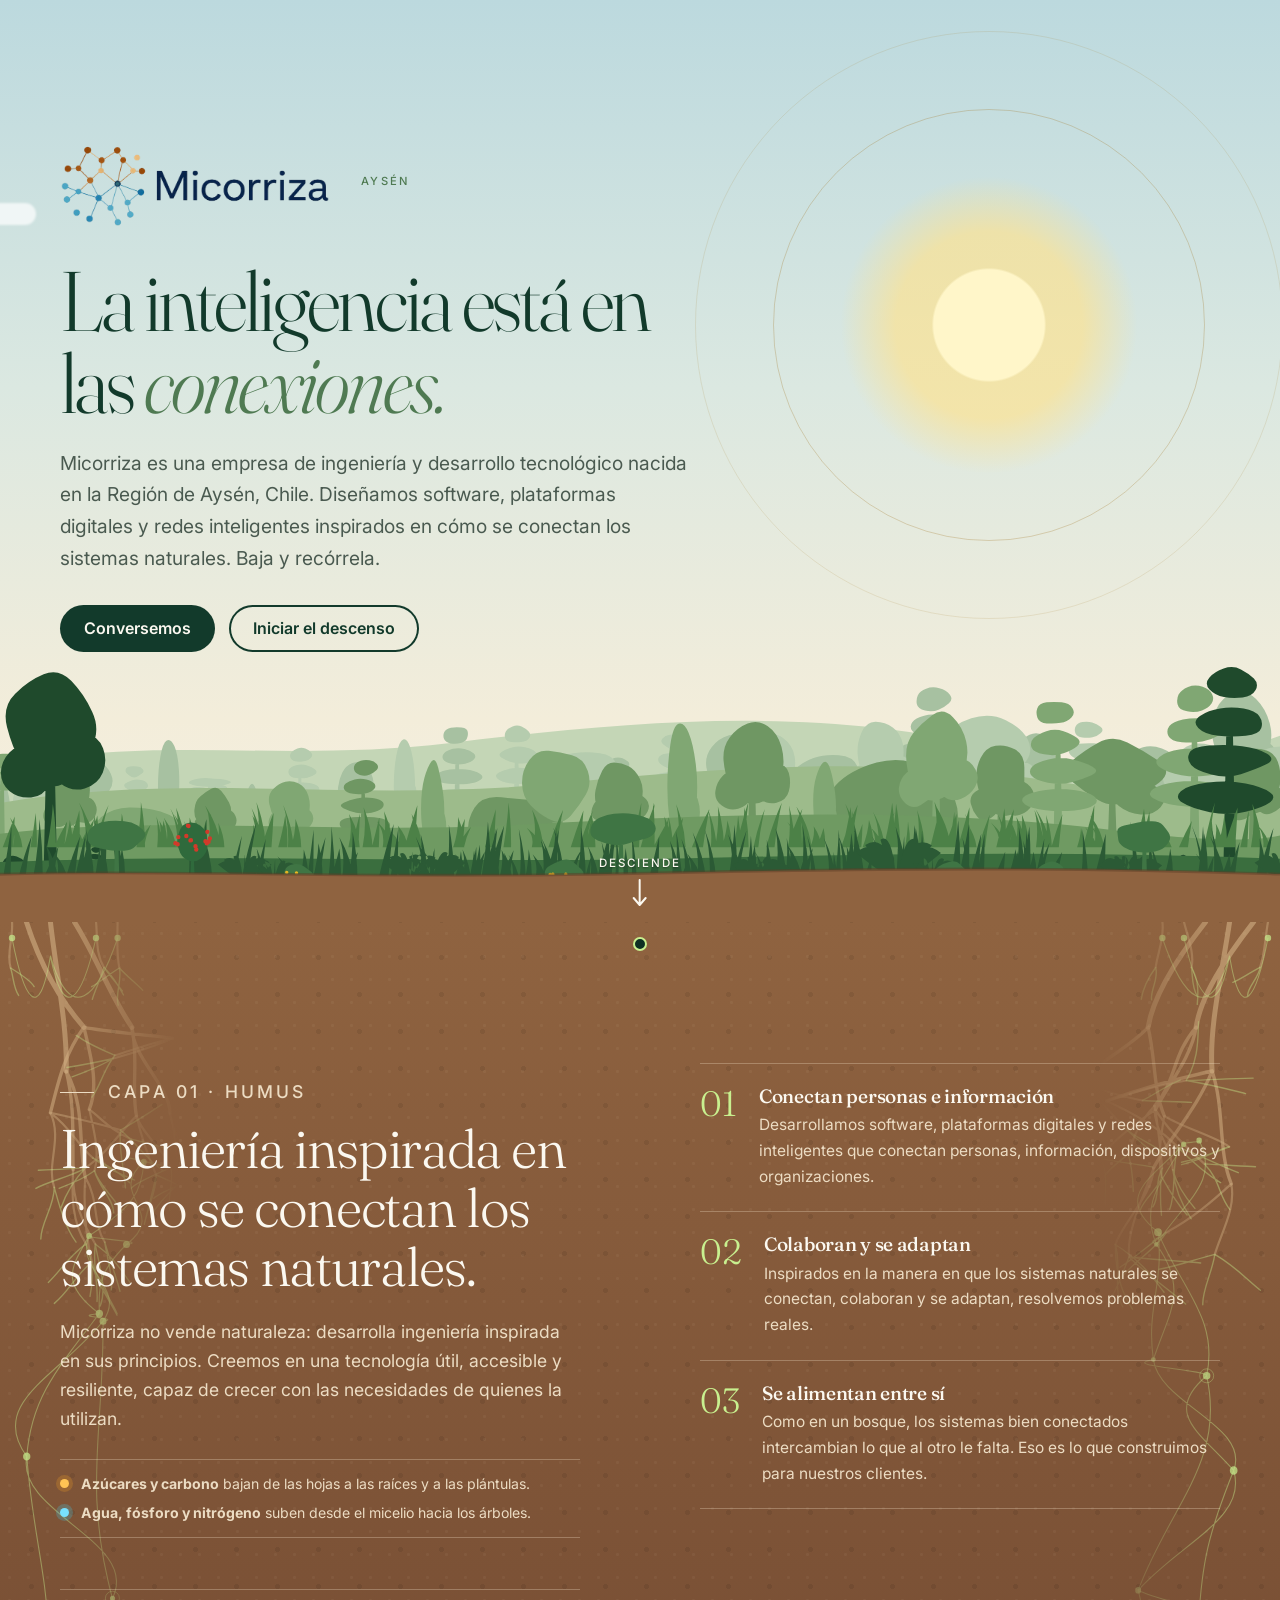
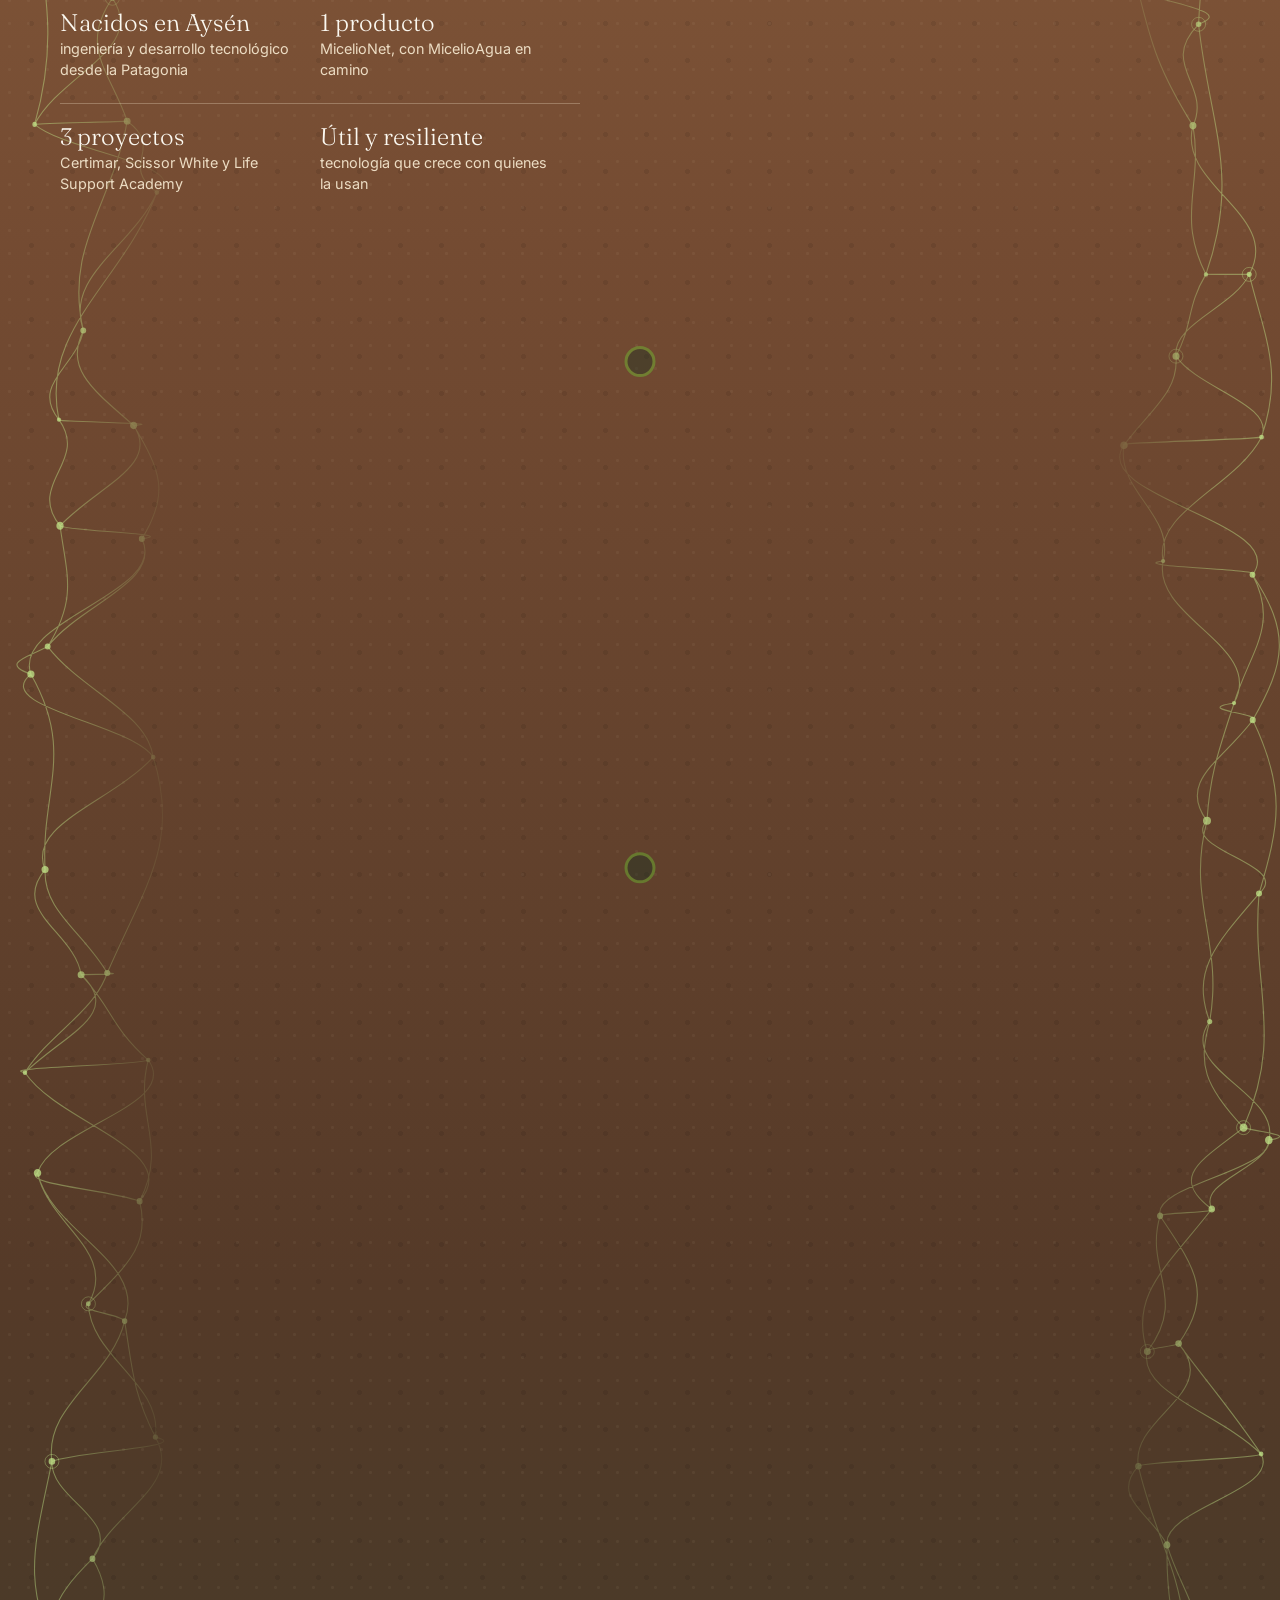
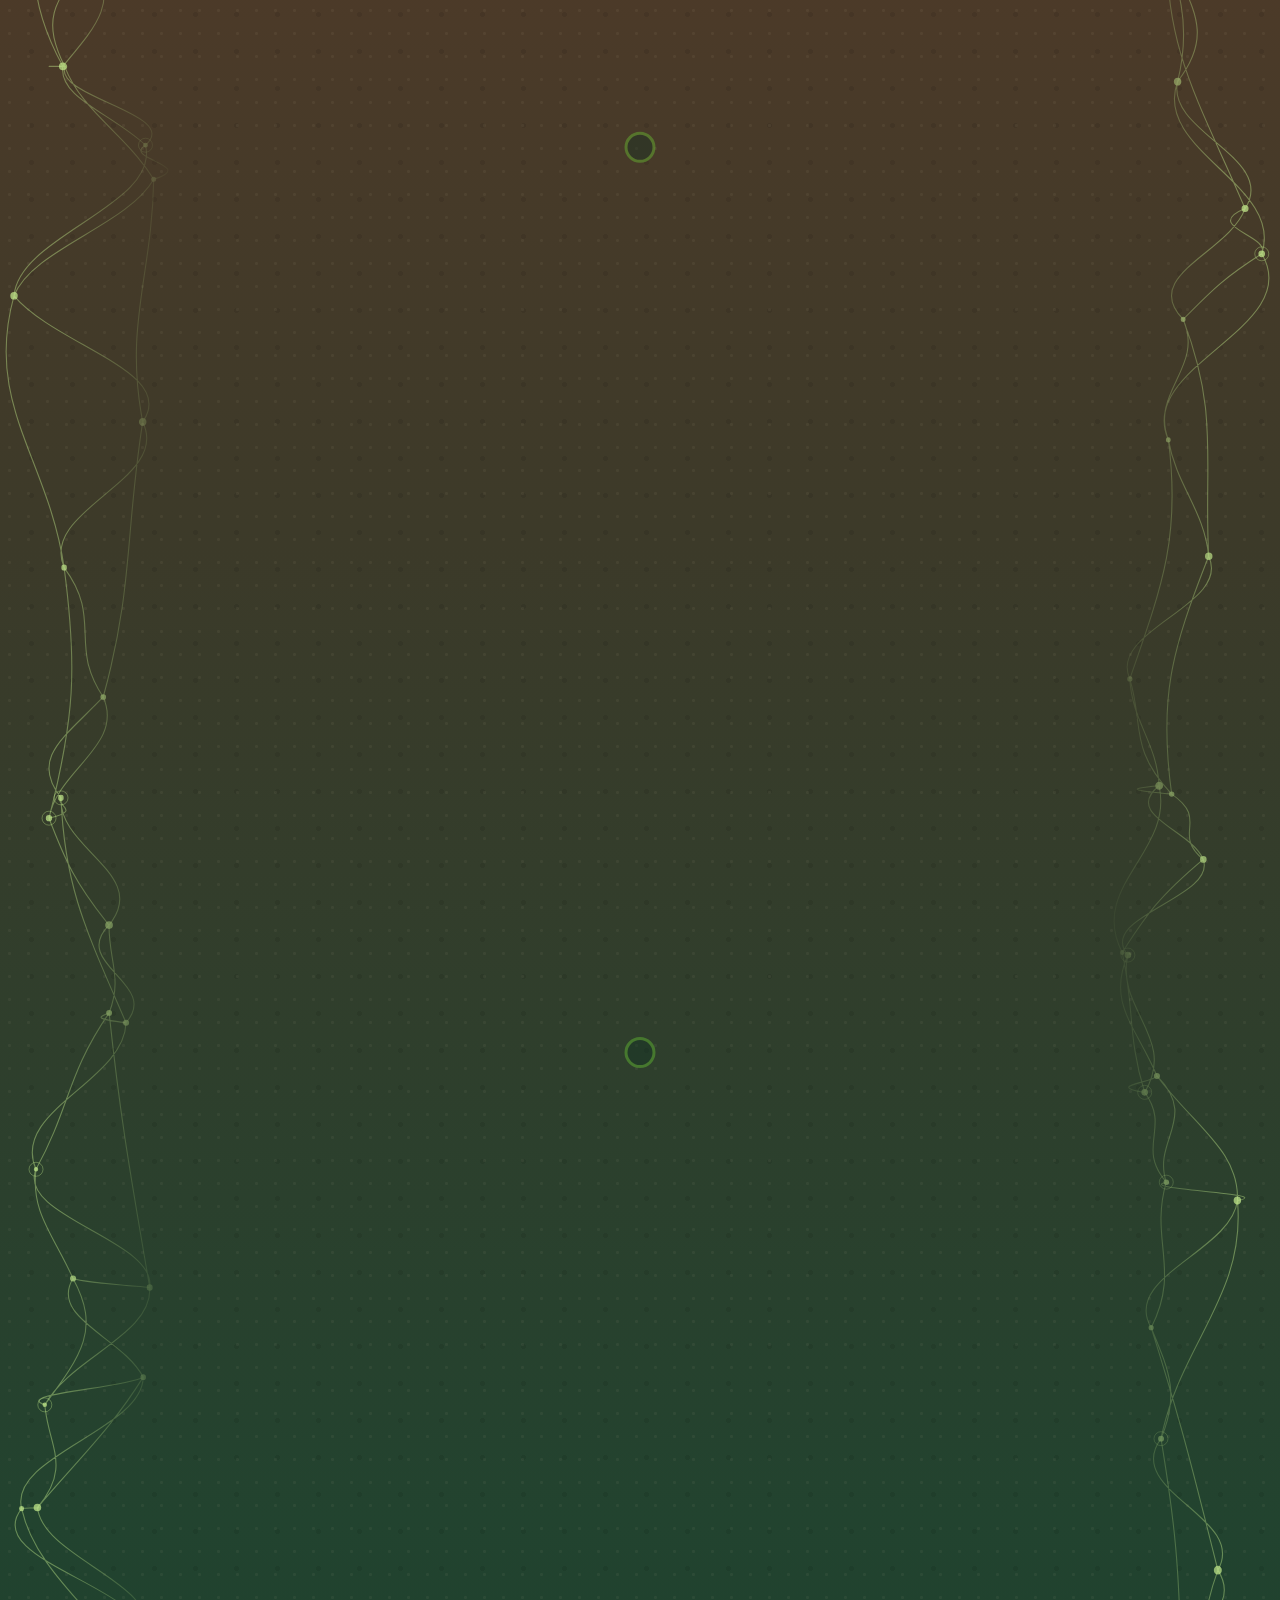
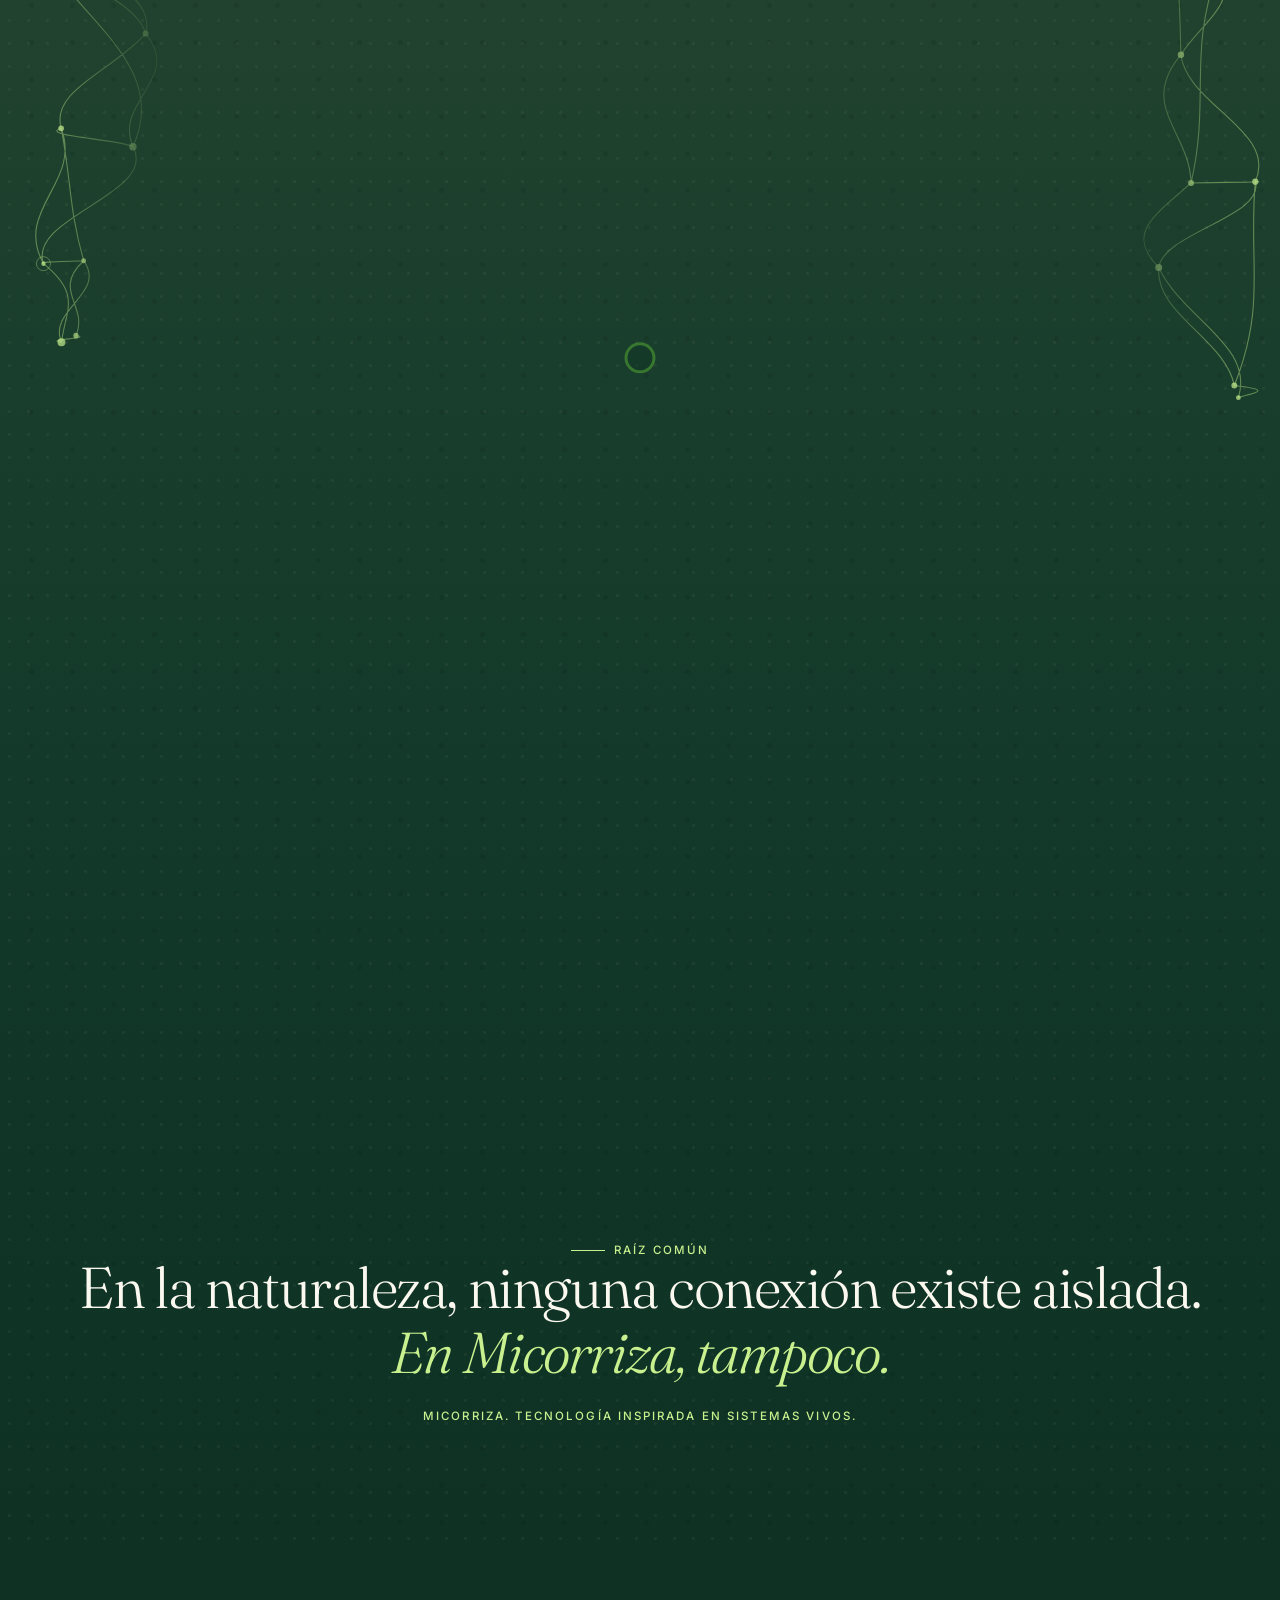
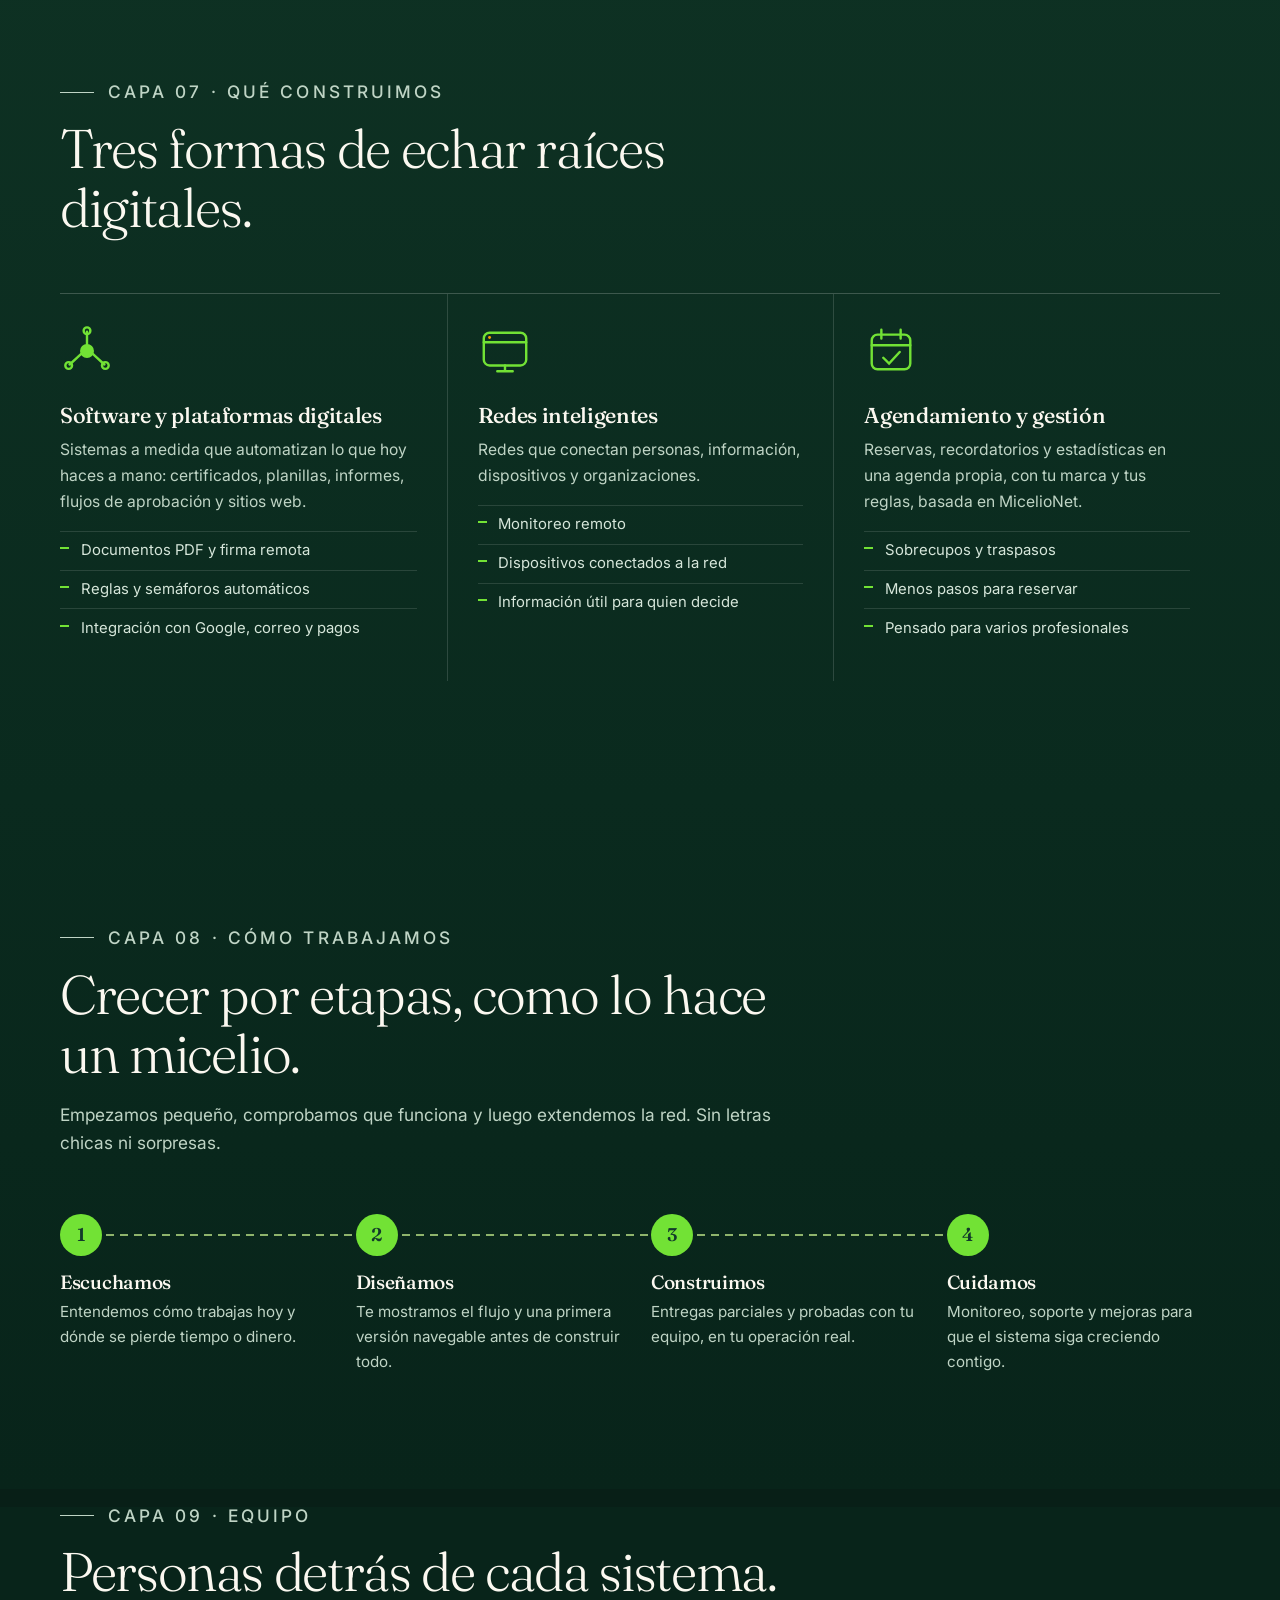
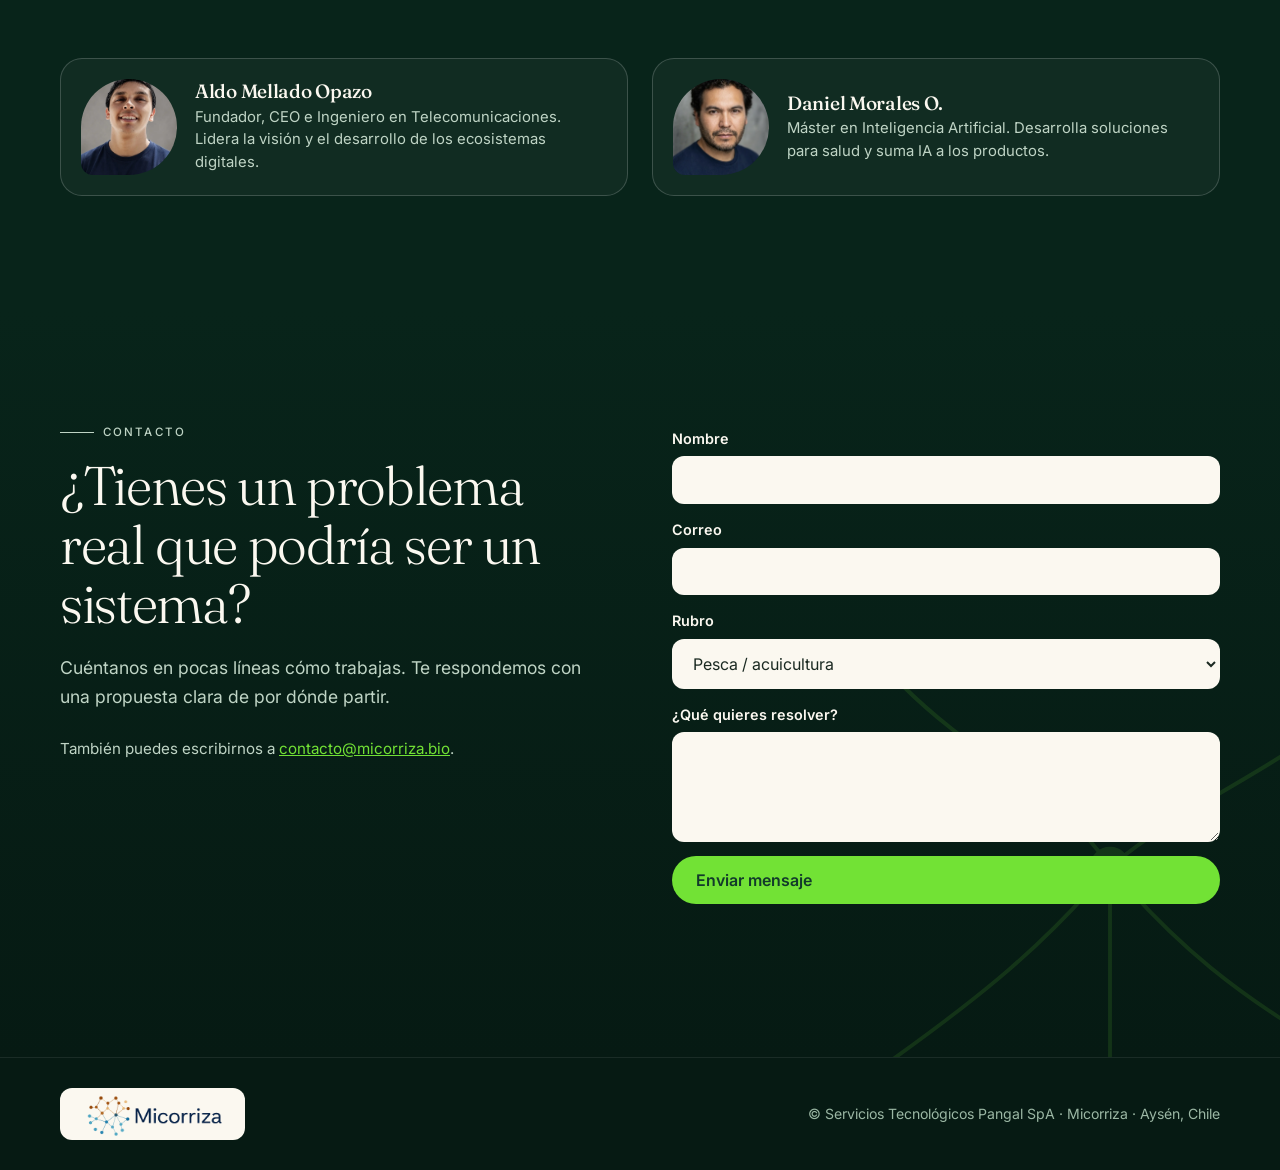
<file: index.html>
<!doctype html>
<html lang="es-CL">
<head>
<meta charset="utf-8">
<meta name="viewport" content="width=device-width,initial-scale=1">
<title>Micorriza | La inteligencia está en las conexiones</title>
<meta name="description" content="Micorriza es una empresa de ingeniería y desarrollo tecnológico nacida en la Región de Aysén, Chile. Software, plataformas digitales y redes inteligentes inspiradas en sistemas vivos.">
<link rel="canonical" href="https://micorriza.bio/">
<meta name="theme-color" content="#081f17">
<meta property="og:type" content="website">
<meta property="og:locale" content="es_CL">
<meta property="og:site_name" content="Micorriza">
<meta property="og:title" content="Micorriza | La inteligencia está en las conexiones">
<meta property="og:description" content="Micorriza es una empresa de ingeniería y desarrollo tecnológico nacida en la Región de Aysén, Chile. Software, plataformas digitales y redes inteligentes inspiradas en sistemas vivos.">
<meta property="og:url" content="https://micorriza.bio/">
<meta property="og:image" content="https://micorriza.bio/assets/og-card.png">
<meta property="og:image:width" content="1200">
<meta property="og:image:height" content="630">
<meta name="twitter:card" content="summary_large_image">
<meta name="twitter:image" content="https://micorriza.bio/assets/og-card.png">
<link rel="icon" href="assets/favicon.svg" type="image/svg+xml">
<link rel="preconnect" href="https://fonts.googleapis.com">
<link rel="preconnect" href="https://fonts.gstatic.com" crossorigin>
<link href="https://fonts.googleapis.com/css2?family=Cormorant+Infant:wght@500;600;700&family=Fraunces:ital,opsz,wght@0,9..144,300;0,9..144,500;0,9..144,600;1,9..144,300;1,9..144,500&family=Inter:wght@400;500;600&display=swap" rel="stylesheet">
<script>document.documentElement.className+=" js"</script>
<style>
:root{
  --hueso:#f6f1e5; --papel:#fbf8f0; --verde:#123a2b; --verde-2:#1d5a40; --musgo:#4f7a52;
  --lima:#72e235; --aqua:#42d9ff; --naranja:#ff9d00;
  --tinta:#1b2a22; --tinta-2:#4a5a50; --linea:#d6cdb4;
  --suelo:#8f6340; --hilo:#c8f08f;
  --serif:"Fraunces","Iowan Old Style","Palatino Linotype",Palatino,Georgia,serif;
  --sans:"Inter","Segoe UI",system-ui,sans-serif;
  --r:22px;
}
*{box-sizing:border-box}
html{scroll-behavior:smooth;-webkit-text-size-adjust:100%}
body{margin:0;background:#081f17;color:var(--papel);font:400 17px/1.65 var(--sans);-webkit-font-smoothing:antialiased;overflow-x:hidden}
a{color:inherit}
img{max-width:100%}
p{margin:0 0 1em}
h1,h2,h3{font-family:var(--serif);font-weight:500;line-height:1.08;margin:0;letter-spacing:-.015em}
h2{font-size:clamp(2rem,4.4vw,3.4rem);font-weight:300;letter-spacing:-.025em}
h3{font-size:1.35rem}
.wrap{width:min(1160px,100% - 40px);margin-inline:auto}
.label{font:500 .72rem/1 var(--sans);letter-spacing:.18em;text-transform:uppercase}
.eyebrow{display:flex;align-items:center;gap:.8em;margin-bottom:1.2rem;color:var(--lima)}
.eyebrow::before{content:"";width:34px;height:1px;background:currentColor}
.skip{position:fixed;left:-999px;top:8px;background:var(--verde);color:#fff;padding:.7em 1.1em;border-radius:8px;z-index:99}
.skip:focus{left:8px}
:focus-visible{outline:3px solid var(--naranja);outline-offset:3px;border-radius:6px}
.btn{display:inline-flex;align-items:center;gap:.5em;background:var(--verde);color:var(--papel);text-decoration:none;font:600 1rem var(--sans);padding:.85em 1.5em;border-radius:999px;border:0;cursor:pointer;transition:transform .2s,background .2s}
.btn:hover{background:var(--verde-2);transform:translateY(-2px)}
.btn.ghost{background:transparent;color:var(--verde);box-shadow:inset 0 0 0 2px var(--verde)}
.btn.ghost:hover{background:var(--verde);color:var(--papel)}
.btn.lima{background:var(--lima);color:var(--verde)}
.btn.lima:hover{background:#8bf055}

/* ---------- nav flotante + medidor de profundidad ---------- */
.nav{position:fixed;z-index:30;top:10px;left:50%;transform:translateX(-50%);width:min(1120px,100% - 20px);
  background:rgba(251,248,240,.9);backdrop-filter:blur(12px);-webkit-backdrop-filter:blur(12px);
  border:1px solid rgba(214,205,180,.9);border-radius:999px;box-shadow:0 8px 28px -12px rgba(0,0,0,.35);color:var(--tinta)}
.nav{transition:opacity .35s ease,transform .35s ease,visibility 0s}
.nav.off{opacity:0;visibility:hidden;pointer-events:none;transform:translate(-50%,-14px);transition:opacity .25s ease,transform .25s ease,visibility 0s .25s}
@media(prefers-reduced-motion:reduce){.nav,.nav.off{transition:none}}
.nav .in{display:flex;align-items:center;gap:18px;height:58px;padding:0 10px 0 22px}
.nav .logo{text-decoration:none}
.nav nav{margin:0 auto}
.nav ul{display:flex;gap:24px;list-style:none;margin:0;padding:0;font-weight:500;font-size:.92rem}
.nav ul a{text-decoration:none;color:var(--tinta-2);padding:6px 2px;border-bottom:2px solid transparent}
.nav ul a:hover{color:var(--verde);border-color:var(--lima)}
.gauge{display:flex;flex-direction:column;align-items:flex-end;line-height:1.15;min-width:104px;font-variant-numeric:tabular-nums}
.gauge b{font:600 .95rem var(--serif);color:var(--verde)}
.gauge span{font:500 .62rem var(--sans);letter-spacing:.16em;text-transform:uppercase;color:var(--tinta-2)}
.nav .btn{padding:.6em 1.2em;font-size:.9rem}
.nav .acceso{font-weight:600;font-size:.92rem;color:var(--verde);text-decoration:none;padding:6px 2px;border-bottom:2px solid transparent;white-space:nowrap;transition:border-color .2s,color .2s}
.nav .acceso:hover{border-color:var(--lima)}
.nav .acceso:focus-visible{outline:2px solid var(--verde);outline-offset:3px;border-radius:4px}
@media(max-width:360px){.nav .acceso .lg{display:none}}
@media(max-width:560px){.nav .gauge{display:none}.nav .in{justify-content:space-between}}
@media(max-width:360px){.nav .btn{padding:.5em .8em}}
@media(max-width:860px){.nav ul{display:none}.nav .in{margin-left:0;justify-content:space-between}.gauge{margin-left:auto}}
@media(max-width:420px){.nav .in{padding-left:16px;gap:10px}.nav .btn{padding:.55em .95em}.gauge{min-width:82px}.nav .logo img{height:50px}}

.wm{font-family:"Cormorant Infant",var(--serif);font-weight:600;letter-spacing:.01em;font-size-adjust:.5;color:var(--verde);line-height:1;white-space:nowrap}
.wm small{font:500 .6em/1 var(--sans);letter-spacing:.2em;text-transform:uppercase;color:var(--musgo);margin-left:.5em}
.by{font:500 .66rem/1 var(--sans);letter-spacing:.16em;text-transform:uppercase;color:var(--tinta-2)}
.sp-row{display:flex;align-items:center;gap:12px;margin:18px 0 10px}
.st.flip .sp-row{justify-content:flex-start;flex-direction:row-reverse}
.st .aside .sp-row .label{margin:0}
.sp{width:34px;height:40px;fill:var(--hilo);flex:none;opacity:.9}
.legend{list-style:none;margin:26px 0 0;padding:14px 0;border-block:1px solid rgba(255,240,215,.28);display:grid;gap:8px;font-size:.88rem;line-height:1.45;color:#ecdcc3}
.legend li{display:flex;gap:12px;align-items:baseline}
.legend li::before{content:"";width:9px;height:9px;border-radius:50%;flex:none;transform:translateY(-1px)}
.legend li:nth-child(1)::before{background:#ffc454;box-shadow:0 0 0 4px rgba(255,170,40,.22)}
.legend li:nth-child(2)::before{background:#78e2ff;box-shadow:0 0 0 4px rgba(66,217,255,.22)}
#side{position:absolute;left:0;top:0;width:100%;height:100%;z-index:0;pointer-events:none;overflow:hidden}
#flow{position:fixed;left:0;top:0;width:100%;height:100vh;z-index:1;pointer-events:none;visibility:hidden}
.ground.f1,.ground.f2{will-change:transform}
.cierre{padding:clamp(60px,8vw,120px) 0 clamp(90px,10vw,150px);text-align:center}
.cierre blockquote{margin:0 auto;max-width:20em;font:300 clamp(1.9rem,4.6vw,3.6rem)/1.12 var(--serif);letter-spacing:-.025em;color:var(--papel)}
.cierre blockquote em{font-style:italic;color:var(--hilo)}
.cierre p{margin:26px 0 0;color:#ecdcc3}
.cierre .label{color:var(--hilo)}
/* ---------- superficie ---------- */
.hero{position:relative;min-height:max(100svh,660px);display:flex;align-items:center;overflow:hidden;color:var(--tinta);
  background:linear-gradient(180deg,#bcd9de 0%,#dbe8e1 42%,#f3edda 78%,#f6f1e5 100%)}
.hero .sky{position:absolute;inset:0;pointer-events:none}
.sun{position:absolute;right:11%;top:19%;width:min(30vw,300px);aspect-ratio:1;border-radius:50%;
  background:radial-gradient(circle,#fff6c9 0 26%,rgba(255,226,140,.65) 27% 44%,rgba(255,226,140,.0) 70%)}
.sun::before,.sun::after{content:"";position:absolute;border-radius:50%;border:1px solid rgba(160,120,40,.28)}
.sun::before{inset:-22%}.sun::after{inset:-48%;border-color:rgba(160,120,40,.14)}
.cloud{position:absolute;height:22px;border-radius:99px;background:rgba(255,255,255,.7);filter:blur(1px);animation:drift 90s linear infinite}
.cloud::before{content:"";position:absolute;left:18%;bottom:8px;width:44%;height:26px;border-radius:99px;background:inherit}
.cloud.c1{top:22%;left:-12%;width:190px}
.cloud.c2{top:33%;left:-40%;width:130px;animation-duration:130s;animation-delay:-50s;opacity:.7}
.cloud.c3{top:14%;left:-25%;width:240px;animation-duration:110s;animation-delay:-20s;opacity:.55}
@keyframes drift{to{transform:translateX(calc(100vw + 60vw))}}
.ground{position:absolute;left:0;bottom:-1px;width:100%;height:clamp(230px,40vh,420px);display:block}
.hero .wrap{position:relative;z-index:2;padding:clamp(96px,14vh,150px) 0 clamp(180px,30vh,300px)}
.wm-hero{display:flex;align-items:center;gap:14px;margin-bottom:clamp(14px,2.4vh,26px)}.wm-hero img{height:clamp(76px,9vw,112px);width:auto;margin-left:-26px}.wm-hero small{font:500 .7rem/1 var(--sans);letter-spacing:.2em;text-transform:uppercase;color:var(--musgo)}
.nav .logo{display:flex;align-items:center}.nav .logo img{height:58px;width:auto;display:block;margin:-6px 0 -6px -10px}
.foot-logo{display:inline-flex;background:var(--papel);border-radius:12px;padding:4px 14px}.foot-logo img{height:56px;width:auto;display:block;margin:-6px 0}
.hero h1{font-weight:300;font-size:clamp(2.5rem,6.6vw,5.6rem);line-height:.98;letter-spacing:-.035em;color:var(--verde);max-width:13ch;font-variation-settings:"opsz" 144}
.hero h1 em{font-style:italic;font-weight:300;color:var(--musgo)}
.hero .lead{font-size:clamp(1.02rem,1.5vw,1.2rem);color:var(--tinta-2);max-width:33em;margin:1.4rem 0 1.9rem}
.cta{display:flex;gap:14px;flex-wrap:wrap}
.cue{position:absolute;z-index:3;left:50%;bottom:14px;transform:translateX(-50%);display:flex;flex-direction:column;align-items:center;gap:8px;text-decoration:none;color:var(--papel);text-shadow:0 1px 2px rgba(0,0,0,.35)}
.cue svg{width:16px;height:30px;animation:bob 2.4s ease-in-out infinite}
@keyframes bob{50%{transform:translateY(7px)}}
@media(max-width:860px){.sun{right:-6%;top:12%;width:46vw;opacity:.8}.hero .wrap{padding-top:110px}.cue{left:18px;transform:translateX(-50%)}.cue .label{display:none}}

/* ---------- subsuelo ---------- */
.sub{position:relative;background:linear-gradient(180deg,#8f6340 0%,#744b32 17%,#553a28 36%,#3c3a29 52%,#22432f 70%,#12392a 86%,#0e3123 100%)}
.sub::before{content:"";position:absolute;inset:0;pointer-events:none;opacity:.5;
  background-image:radial-gradient(rgba(255,235,200,.10) 1.2px,transparent 1.6px),radial-gradient(rgba(0,0,0,.14) 2.4px,transparent 3px);
  background-size:19px 23px,41px 37px;background-position:0 0,11px 17px}
#mycel{position:absolute;left:0;top:0;width:100%;height:100%;z-index:1;pointer-events:none;overflow:visible}
.sub .wrap{position:relative;z-index:2}
.layer{position:relative}
#idea{padding:clamp(110px,11vw,150px) 0 clamp(10px,3vw,30px)}
.idea{display:grid;grid-template-columns:minmax(0,1fr) 120px minmax(0,1fr);align-items:start}
.idea .head{grid-column:1}
.idea .head p{color:#ecdcc3;font-size:1.1rem;margin-top:1.3rem;max-width:30em}
.idea ol{grid-column:3;list-style:none;margin:0;padding:0;counter-reset:i}
.idea ol li{counter-increment:i;padding:22px 0 22px 0;border-top:1px solid rgba(255,240,215,.28);display:grid;grid-template-columns:auto 1fr;gap:6px 22px}
.idea ol li:last-child{border-bottom:1px solid rgba(255,240,215,.28)}
.idea ol li::before{content:"0" counter(i);grid-row:span 2;font:300 2.2rem/1 var(--serif);color:var(--hilo)}
.idea h3{font-size:1.2rem;color:var(--papel)}
.idea ol li p{margin:0;font-size:.97rem;color:#ecdcc3}
.facts{list-style:none;margin:clamp(36px,4vw,56px) 0 0;padding:0;display:grid;grid-template-columns:repeat(2,minmax(0,1fr));gap:22px 0}
.facts li{padding:18px 20px 0 0;border-top:1px solid rgba(255,240,215,.28);font-size:.9rem;line-height:1.45;color:#ecdcc3}
.facts b{display:block;font:300 1.5rem var(--serif);color:var(--papel);margin-bottom:2px}
@media(max-width:860px){
  .sub .wrap{width:calc(100% - 66px);margin-left:46px;margin-right:20px}
  .facts b{font-size:1.2rem}
  .idea{grid-template-columns:minmax(0,1fr)}.idea .head,.idea ol{grid-column:1}.idea ol{margin-top:30px}
  }

/* estaciones */
.st{display:grid;grid-template-columns:minmax(0,1fr) 120px minmax(0,1fr);grid-template-areas:"card pin aside";align-items:start;padding:clamp(56px,7vw,100px) 0;scroll-margin-top:20px}
.st.flip{grid-template-areas:"aside pin card"}
.st .pin{grid-area:pin;justify-self:center;width:26px;height:26px;margin-top:34px}
.st .card{grid-area:card}
.st .aside{grid-area:aside;padding-top:6px}
.st:not(.flip) .aside{padding-left:44px}
.st.flip .aside{text-align:right;padding-right:44px}
.num{display:block;font:300 clamp(5rem,12vw,9.5rem)/.85 var(--serif);letter-spacing:-.05em;color:rgba(255,240,215,.16);font-variation-settings:"opsz" 144}
.st .aside .label{display:block;margin:18px 0 10px;color:var(--hilo)}
.st .aside h2{font-size:clamp(1.6rem,3vw,2.3rem);font-weight:300;color:var(--papel);max-width:15ch}
.st.flip .aside h2{margin-left:auto}
.st .aside p{margin:14px 0 0;max-width:28em;color:#ecdcc3;font-size:1rem}
.st.flip .aside p{margin-left:auto}
.depth{display:inline-block;margin-top:18px;padding:.5em 0;border-top:1px solid rgba(255,240,215,.3);font:500 .72rem var(--sans);letter-spacing:.16em;text-transform:uppercase;color:#d8c6a6;font-variant-numeric:tabular-nums}
.card{background:var(--papel);color:var(--tinta);border-radius:var(--r) var(--r) var(--r) 6px;padding:clamp(20px,2.4vw,30px);box-shadow:0 30px 60px -28px rgba(0,0,0,.65),0 0 0 1px rgba(255,255,255,.08)}
.st.flip .card{border-radius:var(--r) var(--r) 6px var(--r)}
.card .top{display:flex;align-items:center;gap:16px;margin-bottom:18px}
.card .top img{height:52px;width:auto;max-width:130px;object-fit:contain;display:block;flex:none}
.card .top .t{display:flex;flex-direction:column;gap:6px;min-width:0}
.card .top h3{color:var(--verde);font-size:1.45rem}
.card .top .label{color:var(--musgo);font-size:.66rem}
.win{display:block;border-radius:12px;overflow:hidden;border:1px solid rgba(18,58,43,.22);background:#fff;box-shadow:0 18px 36px -20px rgba(18,58,43,.55);text-decoration:none;transition:transform .35s cubic-bezier(.2,.7,.2,1),box-shadow .35s}
a.win:hover{transform:translateY(-4px);box-shadow:0 26px 44px -20px rgba(18,58,43,.6)}
.win .bar{display:flex;align-items:center;gap:6px;padding:9px 12px;background:#efe9d8;border-bottom:1px solid #ddd3b8}
.win .bar i{width:9px;height:9px;border-radius:50%;background:#c9bf9f}
.win .bar i:nth-child(1){background:#ef8a76}.win .bar i:nth-child(2){background:#eab95c}.win .bar i:nth-child(3){background:#8fc27a}
.win .bar span{margin-left:8px;flex:1;max-width:260px;background:var(--papel);border-radius:99px;padding:2px 12px;font:500 .72rem var(--sans);color:var(--tinta-2);white-space:nowrap;overflow:hidden;text-overflow:ellipsis}
.win img{display:block;width:100%;height:auto;aspect-ratio:16/10;object-fit:cover;object-position:top}
.logo-only{display:grid;place-items:center;aspect-ratio:16/10;border-radius:12px;border:1.5px dashed var(--linea);background:repeating-linear-gradient(135deg,#fffdf6 0 12px,#f6f1e5 12px 24px);position:relative}
.logo-only img{width:62%;height:auto}
.logo-only small{position:absolute;left:14px;bottom:10px;font:500 .66rem var(--sans);letter-spacing:.16em;text-transform:uppercase;color:var(--tinta-2)}
.card p.d{margin:18px 0 12px;color:var(--tinta-2);font-size:.98rem}
.card ul{list-style:none;margin:0 0 4px;padding:0}
.card li{padding:.5em 0 .5em 1.5em;position:relative;border-top:1px solid var(--linea);font-size:.93rem;color:var(--tinta)}
.card li::before{content:"";position:absolute;left:0;top:1.1em;width:10px;height:2px;background:var(--musgo)}
.card .more{display:inline-block;margin-top:12px;font-weight:600;font-size:.95rem;color:var(--verde-2)}

@media(max-width:860px){
  .st,.st.flip{display:flex;flex-direction:column;padding:46px 0;position:relative}
  .st .aside,.st:not(.flip) .aside,.st.flip .aside{order:1;text-align:left;padding:0 0 22px;margin:0}
  .st .card{order:2}
  .st.flip .aside h2,.st.flip .aside p{margin-left:0}
  .st .pin{position:absolute;left:-40px;top:62px;margin:0}
  .num{font-size:4.4rem}
  .st .aside .label{margin-top:10px}
}

/* ---------- capas profundas (comercial) ---------- */
.deep{position:relative;background:#0e3123;color:var(--papel);padding:clamp(70px,9vw,120px) 0}
.deep.l2{background:linear-gradient(180deg,#0e3123,#0a2a1e)}
.deep.l3{background:linear-gradient(180deg,#0a2a1e,#08241a)}
.deep.l4{background:linear-gradient(180deg,#08241a,#061a13)}
.deep .sec-head{max-width:44em;margin-bottom:clamp(36px,5vw,56px)}
.deep .sec-head p{margin-top:1.1rem;color:#bfd4c5;font-size:1.08rem}
.capa{display:flex;align-items:center;gap:12px;margin-bottom:26px;color:#8fb59d}
.capa::after{content:"";flex:0 0 60px;height:1px;background:currentColor;opacity:.6}
.svc{display:grid;grid-template-columns:repeat(3,1fr);gap:0;border-top:1px solid rgba(255,255,255,.2)}
.svc article{padding:30px 30px 34px 0;position:relative}
.svc article+article{padding-left:30px;border-left:1px solid rgba(255,255,255,.14)}
.svc svg{width:54px;height:54px;margin-bottom:18px;color:var(--lima)}
.svc h3{margin-bottom:.6rem;color:var(--papel)}
.svc p{color:#bfd4c5;font-size:.98rem}
.svc ul{margin:0;padding:0;list-style:none;color:#d6e6da;font-size:.93rem}
.svc li{padding:.45em 0 .45em 1.4em;position:relative;border-top:1px solid rgba(255,255,255,.12)}
.svc li::before{content:"";position:absolute;left:0;top:1.05em;width:9px;height:2px;background:var(--lima)}
@media(max-width:900px){.svc{grid-template-columns:1fr}.svc article,.svc article+article{padding:28px 0;border-left:0;border-bottom:1px solid rgba(255,255,255,.14)}}
.steps{list-style:none;margin:0;padding:0;display:grid;grid-template-columns:repeat(4,1fr);gap:22px;counter-reset:s}
.steps li{counter-increment:s;padding-top:58px;position:relative}
.steps li::before{content:counter(s);position:absolute;top:0;left:0;width:42px;height:42px;border-radius:50%;background:var(--lima);color:var(--verde);display:grid;place-items:center;font:600 1.15rem var(--serif);z-index:1}
.steps li::after{content:"";position:absolute;top:20px;left:46px;right:-22px;height:2px;background:repeating-linear-gradient(90deg,rgba(200,240,143,.7) 0 8px,transparent 8px 14px)}
.steps li:last-child::after{display:none}
.steps h3{font-size:1.2rem;margin-bottom:.4rem}
.steps p{font-size:.95rem;color:#bfd4c5;margin:0}
@media(max-width:820px){.steps{grid-template-columns:1fr 1fr;row-gap:36px}.steps li:nth-child(2)::after{display:none}}
@media(max-width:480px){.steps{grid-template-columns:1fr}.steps li::after{display:none}}
.team{display:grid;grid-template-columns:1fr 1fr;gap:24px}
.team article{display:flex;gap:18px;align-items:center;border:1px solid rgba(255,255,255,.18);border-radius:var(--r);padding:20px;background:rgba(255,255,255,.04)}
.team img{width:96px;height:96px;object-fit:cover;border-radius:50% 50% 50% 12px;flex:none}
.team h3{font-size:1.2rem;color:var(--papel)}.team p{margin:.25rem 0 0;font-size:.93rem;color:#bfd4c5;line-height:1.5}
@media(max-width:760px){.team{grid-template-columns:1fr}}
.contact{position:relative;overflow:hidden}
.contact .grid{display:grid;grid-template-columns:1fr 1fr;gap:clamp(32px,5vw,64px);align-items:start;position:relative;z-index:1}
.contact p{color:#bfd4c5}
.contact .alt{margin-top:1.6rem;font-size:.95rem}.contact .alt a{color:var(--lima)}
form{display:grid;gap:14px}
label{font-weight:600;font-size:.9rem;display:grid;gap:6px;color:var(--papel)}
input,textarea,select{font:1rem var(--sans);padding:.8em 1em;border-radius:12px;border:1.5px solid transparent;background:var(--papel);color:var(--tinta)}
input:focus,textarea:focus,select:focus{outline:3px solid var(--naranja);outline-offset:1px}
textarea{min-height:110px;resize:vertical}
.msg{min-height:1.4em;font-weight:600;color:var(--lima);margin:0}
.bgnet{position:absolute;right:-90px;bottom:-70px;width:520px;opacity:.12;pointer-events:none}
@media(max-width:820px){.contact .grid{grid-template-columns:1fr}}
footer{padding:30px 0;font-size:.88rem;color:#9bb7a4;background:#061a13;border-top:1px solid rgba(255,255,255,.08)}
footer .wrap{display:flex;justify-content:space-between;flex-wrap:wrap;gap:14px;align-items:center}
footer .wm{color:var(--papel);font-size:1.3rem}footer .wm small{color:var(--hilo)}

/* nodos y revelado */
#mycel .ring{fill:#0e3123;stroke:var(--lima);stroke-width:3}
#mycel .halo{fill:rgba(114,226,53,.32);opacity:0;transition:opacity .6s}
#mycel .core{fill:var(--lima);transform-box:fill-box;transform-origin:center;transform:scale(0);transition:transform .5s cubic-bezier(.3,1.6,.4,1)}
#mycel .nd{opacity:.35;transition:opacity .5s}
#mycel .nd.on{opacity:1}
#mycel .nd.on .halo{opacity:1}
#mycel .nd.on .core{transform:scale(1)}
#mycel .tip{fill:var(--lima);opacity:0;transition:opacity .3s}
.js .st .card,.js .st .aside{opacity:0;transform:translateY(26px);transition:opacity .9s cubic-bezier(.2,.7,.2,1),transform .9s cubic-bezier(.2,.7,.2,1)}
.js .st .aside{transition-delay:.12s}
.js .st.on .card,.js .st.on .aside{opacity:1;transform:none}
.js .rv{opacity:0;transform:translateY(22px);transition:opacity .8s,transform .8s}
.js .rv.in{opacity:1;transform:none}

@media(prefers-reduced-motion:reduce){
  html{scroll-behavior:auto}
  .cloud,.cue svg{animation:none}
  .js .st .card,.js .st .aside,.js .rv{opacity:1;transform:none;transition:none}
  #mycel .halo,#mycel .core,#mycel .nd{transition:none}
}
</style>
</head>
<body>
<!--
  MARCA (provisional, por confirmar con el dueño):
  - Micorriza = nombre comercial visible. Razón social: Servicios Tecnológicos Pangal SpA (solo en el footer legal).
  - El logo oficial es assets/logo.png (marca de red + wordmark).
  - MicelioNet es un producto. MicelioAgua (agua rural, antes HifaNet) es PROYECTO FUTURO: solo se muestra el nombre. HifaNet ya no existe como cliente ni nodo.
-->
<a class="skip" href="#main">Saltar al contenido</a>

<header class="nav off" id="nav">
  <div class="in">
    <a class="logo" href="#inicio" aria-label="Micorriza, volver a la superficie"><img src="assets/logo.png" alt="Micorriza" width="820" height="300"></a>
    <nav aria-label="Principal">
      <ul>
        <li><a href="#red">La red</a></li>
        <li><a href="#servicios">Servicios</a></li>
        <li><a href="#metodo">Cómo trabajamos</a></li>
        <li><a href="#equipo">Equipo</a></li>
      </ul>
    </nav>
    <div class="gauge" aria-hidden="true"><b id="g-depth">0 cm</b><span id="g-layer">Superficie</span></div>
    <a class="acceso" href="/crm-login/">Acceder<span class="lg"> a la red</span></a>
    <a class="btn" href="#contacto">Hablemos</a>
  </div>
</header>

<main id="main">
<!-- SUPERFICIE -->
<section class="hero" id="inicio" data-depth="0" data-capa="Superficie" data-at="end">
  <div class="sky" aria-hidden="true">
    <div class="sun"></div>
    <div class="cloud c1"></div><div class="cloud c2"></div><div class="cloud c3"></div>
  </div>
  <svg class="ground f1" viewBox="0 0 1440 380" preserveAspectRatio="xMidYMax slice" aria-hidden="true">
    <path d="M0 232 C160 172 320 214 520 190 S900 150 1100 196 S1360 186 1440 170 V380 H0Z" fill="#c4d6b6"/>
    <g id="fo1" data-c0="#a7c1a1" data-c1="#b5ccae"></g>
  </svg>
  <svg class="ground f2" viewBox="0 0 1440 380" preserveAspectRatio="xMidYMax slice" aria-hidden="true">
    <path d="M0 262 C220 214 400 256 640 232 S1040 206 1240 244 S1400 236 1440 226 V380 H0Z" fill="#9dbb8b"/>
    <g id="fo2" data-c0="#6f9763" data-c1="#80a773"></g>
    <path d="M0 292 C180 262 380 288 600 276 S1020 258 1220 282 S1400 280 1440 270 V380 H0Z" fill="#6f9a62"/>
  </svg>
  <svg class="ground f3" viewBox="0 0 1440 380" preserveAspectRatio="xMidYMax slice" aria-hidden="true">
    <g id="near-bg" fill="#1f4a2c"></g>
    <g id="grass-back" fill="#4c8147"></g>
    <path d="M0 318 C240 304 520 318 760 312 S1220 304 1440 314 V380 H0Z" fill="#3a6e3e"/>
    <g id="grass-front" fill="#2b5a35"></g>
    <g id="near-fg"></g>
    <path d="M0 330 C200 322 420 334 700 328 S1180 320 1440 330 V380 H0Z" fill="#8f6340"/>
    <path d="M0 330 C200 322 420 334 700 328 S1180 320 1440 330" fill="none" stroke="#5f3f27" stroke-width="3" opacity=".5"/>
  </svg>
  <div class="wrap">
    <span class="wm-hero"><img src="assets/logo.png" alt="Micorriza" width="820" height="300"><small>Aysén</small></span>
    <h1>La inteligencia está en las <em>conexiones.</em></h1>
    <p class="lead">Micorriza es una empresa de ingeniería y desarrollo tecnológico nacida en la Región de Aysén, Chile. Diseñamos software, plataformas digitales y redes inteligentes inspirados en cómo se conectan los sistemas naturales. Baja y recórrela.</p>
    <div class="cta">
      <a class="btn" href="#contacto">Conversemos</a>
      <a class="btn ghost" href="#red">Iniciar el descenso</a>
    </div>
  </div>
  <a class="cue" href="#red" aria-label="Descender a la red de proyectos">
    <span class="label">Desciende</span>
    <svg viewBox="0 0 16 30" fill="none" stroke="currentColor" stroke-width="2" stroke-linecap="round" stroke-linejoin="round" aria-hidden="true"><path d="M8 2v24M2 20l6 7 6-7"/></svg>
  </a>
</section>

<!-- SUBSUELO: red micelial -->
<div class="sub" id="sub">
  <svg id="side" aria-hidden="true" focusable="false"></svg>
  <svg id="mycel" aria-hidden="true" focusable="false"></svg>
  <canvas id="flow" aria-hidden="true"></canvas>

  <section class="layer" id="red" data-depth="14" data-capa="Humus" data-at="mid">
    <div class="wrap" id="idea">
      <div class="idea">
        <div class="head rv">
          <p class="eyebrow label">Capa 01 · Humus</p>
          <h2>Ingeniería inspirada en cómo se conectan los sistemas naturales.</h2>
          <p>Micorriza no vende naturaleza: desarrolla ingeniería inspirada en sus principios. Creemos en una tecnología útil, accesible y resiliente, capaz de crecer con las necesidades de quienes la utilizan.</p>
          <ul class="legend" aria-label="Qué viaja por la red">
            <li><span><b>Azúcares y carbono</b> bajan de las hojas a las raíces y a las plántulas.</span></li>
            <li><span><b>Agua, fósforo y nitrógeno</b> suben desde el micelio hacia los árboles.</span></li>
          </ul>
          <ul class="facts">
            <li><b>Nacidos en Aysén</b>ingeniería y desarrollo tecnológico desde la Patagonia</li>
            <li><b>1 producto</b>MicelioNet, con MicelioAgua en camino</li>
            <li><b>3 proyectos</b>Certimar, Scissor White y Life Support Academy</li>
            <li><b>Útil y resiliente</b>tecnología que crece con quienes la usan</li>
          </ul>
        </div>
        <ol class="rv">
          <li><h3>Conectan personas e información</h3><p>Desarrollamos software, plataformas digitales y redes inteligentes que conectan personas, información, dispositivos y organizaciones.</p></li>
          <li><h3>Colaboran y se adaptan</h3><p>Inspirados en la manera en que los sistemas naturales se conectan, colaboran y se adaptan, resolvemos problemas reales.</p></li>
          <li><h3>Se alimentan entre sí</h3><p>Como en un bosque, los sistemas bien conectados intercambian lo que al otro le falta. Eso es lo que construimos para nuestros clientes.</p></li>
        </ol>
      </div>
    </div>
  </section>

    <section class="wrap st" id="micelioagua" data-st data-depth="38" data-capa="Subsuelo">
    <span class="pin" aria-hidden="true"></span>
    <article class="card">
      <div class="top">
        <div class="t"><h3>MicelioAgua</h3><span class="label">Proyecto futuro</span></div>
      </div>
    </article>
    <div class="aside">
      <span class="num" aria-hidden="true">01</span>
      <span class="sp-row"><svg class="sp" data-sp="lenga" viewBox="0 0 60 70" aria-hidden="true"></svg><span class="label">Proyecto futuro · Lenga</span></span>
      <h2>El agua también viaja por la red.</h2>
      <span class="depth">&minus;38 cm · Subsuelo</span>
    </div>
  </section>

  <section class="wrap st flip" id="micelionet" data-st data-depth="64" data-capa="Subsuelo">
    <span class="pin" aria-hidden="true"></span>
    <article class="card">
      <div class="top">
        <img src="assets/clientes/micelionet-logo.png" alt="Logo de MicelioNet, un árbol cuyas raíces forman una red" width="49" height="52">
        <div class="t"><h3>MicelioNet</h3><span class="label">Producto · Agendamiento y gestión</span></div>
      </div>
      <div class="win">
        <div class="bar"><i></i><i></i><i></i><span>Micelio · gestión y reserva de horas</span></div>
        <img src="assets/clientes/micelionet-web.png" alt="Captura de MicelioNet, gestión y reserva de horas para centros de salud y servicios" width="1440" height="900" loading="lazy">
      </div>
      <p class="d">Plataforma para conectar profesionales, servicios y personas mediante agendamiento y gestión.</p>
      <ul><li>Agenda multi profesional</li><li>Recordatorios y control de cupos</li><li>Una base que reutilizamos en nuevos proyectos</li></ul>
      <a class="more" href="#contacto">Conversemos sobre esto &rarr;</a>
    </article>
    <div class="aside">
      <span class="num" aria-hidden="true">02</span>
      <span class="sp-row"><svg class="sp" data-sp="coihue" viewBox="0 0 60 70" aria-hidden="true"></svg><span class="label">Producto · Coihue de Magallanes</span></span>
      <h2>Conectar profesionales, servicios y personas.</h2>
      <p>Agendamiento y gestión en una sola plataforma, que se adapta a cada rubro.</p>
      <span class="depth">&minus;64 cm · Subsuelo</span>
    </div>
  </section>

  <section class="wrap st" id="certimar" data-st data-depth="92" data-capa="Arcilla">
    <span class="pin" aria-hidden="true"></span>
    <article class="card">
      <div class="top">
        <img src="assets/clientes/certimar-logo.svg" alt="Logo de Certimar" width="60" height="53">
        <div class="t"><h3>Certimar</h3><span class="label">Proyecto · Acuicultura y normativa</span></div>
      </div>
      <a class="win" href="https://certimar.cl" target="_blank" rel="noopener" aria-label="Abrir certimar.cl en una pestaña nueva">
        <div class="bar"><i></i><i></i><i></i><span>certimar.cl</span></div>
        <img src="assets/clientes/certimar-web.png" alt="Captura del sitio de Certimar, seguridad operativa para la acuicultura de Aysén" width="1440" height="900" loading="lazy">
      </a>
      <p class="d">Un sistema integrado que certifica el manejo de mortalidad en centros de cultivo y digitaliza las inspecciones en terreno, con sitio web propio.</p>
      <ul><li>Documentos legales en PDF con semáforo de cumplimiento</li><li>Inspecciones con firma remota y notificación</li><li>Trazabilidad documental completa</li></ul>
      <a class="more" href="https://certimar.cl" target="_blank" rel="noopener">Visitar certimar.cl &rarr;</a>
    </article>
    <div class="aside">
      <span class="num" aria-hidden="true">03</span>
      <span class="sp-row"><svg class="sp" data-sp="cipres" viewBox="0 0 60 70" aria-hidden="true"></svg><span class="label">Proyecto 03 · Ciprés de las Guaitecas</span></span>
      <h2>Donde la norma exige trazabilidad.</h2>
      <p>Pesca y acuicultura: certificaciones, inspecciones en terreno y trazabilidad alineadas a Sernapesca.</p>
      <span class="depth">&minus;92 cm · Arcilla</span>
    </div>
  </section>

  <section class="wrap st flip" id="scissorwhite" data-st data-depth="120" data-capa="Lecho">
    <span class="pin" aria-hidden="true"></span>
    <article class="card">
      <div class="top">
        <img src="assets/clientes/scissorwhite-logo.png" alt="Logo de Scissor White Studio" width="52" height="52">
        <div class="t"><h3>Scissor White</h3><span class="label">Proyecto · Barbería en Concepción</span></div>
      </div>
      <a class="win" href="https://scissorwhite.cl" target="_blank" rel="noopener" aria-label="Abrir scissorwhite.cl en una pestaña nueva">
        <div class="bar"><i></i><i></i><i></i><span>scissorwhite.cl</span></div>
        <img src="assets/clientes/scissorwhite-web.png" alt="Captura del sitio de Scissor White, barbería premium en Concepción" width="1440" height="900" loading="lazy">
      </a>
      <p class="d">Agenda propia que reemplaza una plataforma de terceros, con la web de la barbería posicionada para búsquedas locales.</p>
      <ul><li>Gestión de citas, sobrecupos y traspasos</li><li>Menos pasos para reservar</li><li>SEO local con datos estructurados</li></ul>
      <a class="more" href="https://scissorwhite.cl" target="_blank" rel="noopener">Visitar scissorwhite.cl &rarr;</a>
    </article>
    <div class="aside">
      <span class="num" aria-hidden="true">04</span>
      <span class="sp-row"><svg class="sp" data-sp="nirre" viewBox="0 0 60 70" aria-hidden="true"></svg><span class="label">Proyecto 04 · Ñirre</span></span>
      <h2>Una agenda que es tuya, sin comisiones.</h2>
      <p>Belleza y servicios: reservas, sobrecupos y estadísticas, sin depender de terceros.</p>
      <span class="depth">&minus;120 cm · Lecho</span>
    </div>
  </section>

  <section class="wrap st" id="lsa" data-st data-depth="148" data-capa="Lecho profundo">
    <span class="pin" aria-hidden="true"></span>
    <article class="card">
      <div class="top">
        <div class="t"><h3>Life Support Academy</h3><span class="label">Proyecto · Educación y salud</span></div>
      </div>
      <a class="win" href="https://lifesupportacademy.cl/" target="_blank" rel="noopener" aria-label="Abrir lifesupportacademy.cl en una pestaña nueva">
        <div class="bar"><i></i><i></i><i></i><span>lifesupportacademy.cl</span></div>
        <img src="assets/clientes/lsa-web.png" alt="Captura del sitio de Life Support Academy Chile, academia online de reanimación y soporte vital" width="1440" height="900" loading="lazy">
      </a>
      <p class="d">Plataforma para academia de formación en reanimación y soporte vital. Hoy ordena la formación; mañana puede crecer hacia certificación digital y seguimiento de alumnos.</p>
      <ul><li>Hoy: base de cursos y alumnos</li><li>Siguiente: certificados verificables</li><li>Futuro: red de instructores y recertificación</li></ul>
      <a class="more" href="https://lifesupportacademy.cl/" target="_blank" rel="noopener">Visitar lifesupportacademy.cl &rarr;</a>
    </article>
    <div class="aside">
      <span class="num" aria-hidden="true">05</span>
      <span class="sp-row"><svg class="sp" data-sp="notro" viewBox="0 0 60 70" aria-hidden="true"></svg><span class="label">Proyecto 05 · Notro</span></span>
      <h2>Formación que puede crecer en red.</h2>
      <p>Educación y salud: plataformas de formación y certificación para academias que quieren escalar.</p>
      <span class="depth">&minus;148 cm · Lecho profundo</span>
    </div>
  </section>

  <section class="layer cierre" id="cierre" data-depth="162" data-capa="Raíz común">
    <div class="wrap">
      <p class="eyebrow label" style="justify-content:center">Raíz común</p>
      <blockquote class="rv">En la naturaleza, ninguna conexión existe aislada. <em>En Micorriza, tampoco.</em></blockquote>
      <p class="rv label">Micorriza. Tecnología inspirada en sistemas vivos.</p>
    </div>
  </section>
</div>

<!-- CAPAS PROFUNDAS -->
<section class="deep l2" id="servicios" data-depth="176" data-capa="Cimientos">
  <div class="wrap">
    <div class="sec-head rv">
      <p class="eyebrow label">Capa 07 · Qué construimos</p>
      <h2>Tres formas de echar raíces digitales.</h2>
    </div>
    <div class="svc">
      <article class="rv">
        <svg viewBox="0 0 56 56" fill="none" stroke="currentColor" stroke-width="2.5" stroke-linecap="round" aria-hidden="true"><circle cx="28" cy="28" r="6" fill="currentColor"/><path d="M28 22V8M22 31 10 42M34 31l12 11"/><circle cx="28" cy="7" r="3.5"/><circle cx="9" cy="43" r="3.5"/><circle cx="47" cy="43" r="3.5"/></svg>
        <h3>Software y plataformas digitales</h3>
        <p>Sistemas a medida que automatizan lo que hoy haces a mano: certificados, planillas, informes, flujos de aprobación y sitios web.</p>
        <ul><li>Documentos PDF y firma remota</li><li>Reglas y semáforos automáticos</li><li>Integración con Google, correo y pagos</li></ul>
      </article>
      <article class="rv">
        <svg viewBox="0 0 56 56" fill="none" stroke="currentColor" stroke-width="2.5" stroke-linecap="round" aria-hidden="true"><rect x="6" y="9" width="44" height="34" rx="6"/><path d="M6 19h44M20 49h16M28 43v6"/><circle cx="12" cy="14" r="1.5" fill="#ff9d00" stroke="none"/></svg>
        <h3>Redes inteligentes</h3>
        <p>Redes que conectan personas, información, dispositivos y organizaciones.</p>
        <ul><li>Monitoreo remoto</li><li>Dispositivos conectados a la red</li><li>Información útil para quien decide</li></ul>
      </article>
      <article class="rv">
        <svg viewBox="0 0 56 56" fill="none" stroke="currentColor" stroke-width="2.5" stroke-linecap="round" aria-hidden="true"><rect x="8" y="11" width="40" height="36" rx="6"/><path d="M8 22h40M18 6v9M38 6v9"/><path d="m20 35 6 6 11-12"/></svg>
        <h3>Agendamiento y gestión</h3>
        <p>Reservas, recordatorios y estadísticas en una agenda propia, con tu marca y tus reglas, basada en MicelioNet.</p>
        <ul><li>Sobrecupos y traspasos</li><li>Menos pasos para reservar</li><li>Pensado para varios profesionales</li></ul>
      </article>
    </div>
  </div>
</section>

<section class="deep l3" id="metodo" data-depth="192" data-capa="Cimientos">
  <div class="wrap">
    <div class="sec-head rv">
      <p class="eyebrow label">Capa 08 · Cómo trabajamos</p>
      <h2>Crecer por etapas, como lo hace un micelio.</h2>
      <p>Empezamos pequeño, comprobamos que funciona y luego extendemos la red. Sin letras chicas ni sorpresas.</p>
    </div>
    <ol class="steps">
      <li class="rv"><h3>Escuchamos</h3><p>Entendemos cómo trabajas hoy y dónde se pierde tiempo o dinero.</p></li>
      <li class="rv"><h3>Diseñamos</h3><p>Te mostramos el flujo y una primera versión navegable antes de construir todo.</p></li>
      <li class="rv"><h3>Construimos</h3><p>Entregas parciales y probadas con tu equipo, en tu operación real.</p></li>
      <li class="rv"><h3>Cuidamos</h3><p>Monitoreo, soporte y mejoras para que el sistema siga creciendo contigo.</p></li>
    </ol>
  </div>
</section>

<section class="deep l3" id="equipo" data-depth="206" data-capa="Roca madre" style="padding-top:0;background:#08241a">
  <div class="wrap">
    <div class="sec-head rv">
      <p class="eyebrow label">Capa 09 · Equipo</p>
      <h2>Personas detrás de cada sistema.</h2>
    </div>
    <div class="team">
      <article class="rv"><img src="assets/equipo-aldo.webp" alt="Aldo Mellado Opazo" loading="lazy" width="96" height="96"><div><h3>Aldo Mellado Opazo</h3><p>Fundador, CEO e Ingeniero en Telecomunicaciones. Lidera la visión y el desarrollo de los ecosistemas digitales.</p></div></article>
      <article class="rv"><img src="assets/equipo-daniel.webp" alt="Daniel Morales O." loading="lazy" width="96" height="96"><div><h3>Daniel Morales O.</h3><p>Máster en Inteligencia Artificial. Desarrolla soluciones para salud y suma IA a los productos.</p></div></article>
    </div>
  </div>
</section>

<section class="deep l4 contact" id="contacto" data-depth="222" data-capa="Roca madre">
  <svg class="bgnet" viewBox="0 0 400 400" fill="none" stroke="#72e235" stroke-width="3" aria-hidden="true"><path d="M200 200C160 140 100 120 40 60M200 200C260 150 320 130 380 80M200 200C250 260 300 300 370 340M200 200C150 260 100 300 30 350M200 200V390"/><circle cx="200" cy="200" r="14" fill="#72e235"/></svg>
  <div class="wrap grid">
    <div class="rv">
      <p class="eyebrow label">Contacto</p>
      <h2>¿Tienes un problema real que podría ser un sistema?</h2>
      <p style="margin-top:1.2rem;font-size:1.1rem">Cuéntanos en pocas líneas cómo trabajas. Te respondemos con una propuesta clara de por dónde partir.</p>
      <!-- correo provisional: confirmar casilla definitiva de Micorriza -->
      <p class="alt">También puedes escribirnos a <a href="mailto:contacto@micorriza.bio">contacto@micorriza.bio</a>.</p>
    </div>
    <form id="form" class="rv" novalidate>
      <label>Nombre<input name="n" required autocomplete="name"></label>
      <label>Correo<input name="e" type="email" required autocomplete="email"></label>
      <label>Rubro
        <select name="r"><option>Pesca / acuicultura</option><option>Salud</option><option>Belleza y servicios</option><option>Educación</option><option>Otro</option></select>
      </label>
      <label>¿Qué quieres resolver?<textarea name="m" required></textarea></label>
      <button class="btn lima" type="submit">Enviar mensaje</button>
      <p class="msg" role="status" id="msg"></p>
    </form>
  </div>
</section>
</main>

<footer>
  <div class="wrap">
    <span class="foot-logo"><img src="assets/logo.png" alt="Micorriza" width="820" height="300"></span>
    <span>© Servicios Tecnológicos Pangal SpA · Micorriza · Aysén, Chile</span>
  </div>
</footer>

<script>
(function(){
  var NS="http://www.w3.org/2000/svg";
  var reduce=window.matchMedia("(prefers-reduced-motion: reduce)").matches;

  // ---------- utilidades ----------
  function rng(a){return function(){a|=0;a=a+0x6D2B79F5|0;var t=Math.imul(a^a>>>15,1|a);t=t+Math.imul(t^t>>>7,61|t)^t;return((t^t>>>14)>>>0)/4294967296}}
  function clamp(v,a,b){return v<a?a:v>b?b:v}
  function f(n){return n.toFixed(1)}
  function mid(a,b){return[(a[0]+b[0])/2,(a[1]+b[1])/2]}
  function bez(p0,p1,p2,p3,t){var u=1-t;return[u*u*u*p0[0]+3*u*u*t*p1[0]+3*u*t*t*p2[0]+t*t*t*p3[0],u*u*u*p0[1]+3*u*u*t*p1[1]+3*u*t*t*p2[1]+t*t*t*p3[1]]}
  function el(n,a,p){var e=document.createElementNS(NS,n);for(var k in a)e.setAttribute(k,a[k]);if(p)p.appendChild(e);return e}

  // ---------- siluetas de árboles nativos (una sola ruta por árbol) ----------
  function blob(cx,cy,rx,ry,n,j,r){
    var p=[],i;for(i=0;i<n;i++){var a=i/n*6.2832,k=1+(r()-.5)*j;p.push([cx+Math.cos(a)*rx*k,cy+Math.sin(a)*ry*k])}
    var m0=mid(p[0],p[1]),d="M"+f(m0[0])+" "+f(m0[1]);
    for(i=1;i<=n;i++){var q=p[i%n],m=mid(q,p[(i+1)%n]);d+="Q"+f(q[0])+" "+f(q[1])+" "+f(m[0])+" "+f(m[1])}
    return d+"Z";
  }
  function trunk(x,b,h,w0,w1){return "M"+f(x-w0)+" "+f(b)+"L"+f(x-w1)+" "+f(b-h)+"L"+f(x+w1)+" "+f(b-h)+"L"+f(x+w0)+" "+f(b)+"Z"}
  var TREES={
    lenga:function(x,b,h,r){return trunk(x,b,h*.55,h*.03,h*.018)+blob(x,b-h*.68,h*.2,h*.26,9,.35,r)+blob(x-h*.11,b-h*.5,h*.12,h*.12,7,.3,r)+blob(x+h*.12,b-h*.55,h*.13,h*.13,7,.3,r)},
    coihue:function(x,b,h,r){var d=trunk(x,b,h*.7,h*.03,h*.015);for(var i=0;i<4;i++)d+=blob(x+(r()-.5)*h*.05,b-h*(.42+i*.17),h*(.25-.045*i),h*.075,8,.3,r);return d},
    araucaria:function(x,b,h,r){return trunk(x,b,h*.86,h*.026,h*.014)+blob(x,b-h*.92,h*.3,h*.065,10,.25,r)+blob(x-h*.13,b-h*.82,h*.15,h*.04,6,.3,r)+blob(x+h*.14,b-h*.84,h*.15,h*.04,6,.3,r)+blob(x+h*.02,b-h*.7,h*.1,h*.03,6,.3,r)},
    alerce:function(x,b,h){
      var d=trunk(x,b,h*.45,h*.035,h*.014),R=[],L=[];
      for(var i=1;i<=6;i++){var y=b-h+i*h*.1,w=h*(.02+i*.022);R.push([x+w,y],[x+w*.55,y+h*.035]);L.push([x-w,y],[x-w*.55,y+h*.035])}
      d+="M"+f(x)+" "+f(b-h);R.forEach(function(p){d+="L"+f(p[0])+" "+f(p[1])});L.reverse().forEach(function(p){d+="L"+f(p[0])+" "+f(p[1])});
      return d+"Z";
    },
    nirre:function(x,b,h,r){return trunk(x,b,h*.4,h*.03,h*.016)+blob(x,b-h*.55,h*.28,h*.2,8,.5,r)+blob(x+h*.15,b-h*.4,h*.14,h*.1,6,.4,r)},
    quillay:function(x,b,h,r){return trunk(x,b,h*.3,h*.05,h*.03)+blob(x,b-h*.62,h*.34,h*.34,10,.25,r)},
    canelo:function(x,b,h,r){return trunk(x,b,h*.3,h*.035,h*.02)+blob(x,b-h*.6,h*.17,h*.4,9,.2,r)},
    helecho:function(x,b,h){
      var d="";
      for(var i=0;i<7;i++){var a=-1.25+i*.42,dx=Math.sin(a)*h*.95,ty=b-h*(.55+.45*Math.cos(a));
        d+="M"+f(x-2)+" "+f(b)+"Q"+f(x+dx*.3)+" "+f(b-h*1.15)+" "+f(x+dx)+" "+f(ty)+"Q"+f(x+dx*.62)+" "+f(b-h*.4)+" "+f(x+2)+" "+f(b)+"Z"}
      return d;
    },
    cipres:function(x,b,h,r){return trunk(x,b,h*.2,h*.025,h*.015)+blob(x,b-h*.55,h*.1,h*.42,9,.22,r)+blob(x+h*.03,b-h*.38,h*.09,h*.22,7,.25,r)},
    notro:function(x,b,h,r){return trunk(x,b,h*.35,h*.035,h*.02)+blob(x,b-h*.62,h*.24,h*.26,9,.3,r)},
    calafate:function(x,b,h,r){return blob(x,b-h*.35,h*.5,h*.35,9,.45,r)+blob(x+h*.3,b-h*.2,h*.25,h*.2,7,.4,r)},
    nalca:function(x,b,h,r){return trunk(x,b,h,3,1.6)+blob(x,b-h,h*.55,h*.3,12,.3,r)}
  };
  function copihue(x,y,s){return "M"+f(x)+" "+f(y)+"C"+f(x-s)+" "+f(y+s*.2)+" "+f(x-s*1.1)+" "+f(y+s*1.8)+" "+f(x-s*.9)+" "+f(y+s*2.1)+"L"+f(x+s*.9)+" "+f(y+s*2.1)+"C"+f(x+s*1.1)+" "+f(y+s*1.8)+" "+f(x+s)+" "+f(y+s*.2)+" "+f(x)+" "+f(y)+"Z"}

  // iconos de especie (estaciones)
  [].forEach.call(document.querySelectorAll("svg.sp"),function(s){
    s.innerHTML='<path d="'+TREES[s.dataset.sp](30,66,58,rng(5))+'"/>';
  });

  // ---------- bosque de la superficie ----------
  function forest(id,seed,base,step,kinds,hLo,hHi){
    var g=document.getElementById(id),r=rng(seed),d0="",d1="",i=0;
    for(var x=-20;x<1470;x+=step*(.7+r()*.7),i++){
      var k=kinds[Math.floor(r()*kinds.length)],fx=clamp(x/1440,0,1);
      var h=(hLo+r()*(hHi-hLo))*(.55+.45*fx+(fx>.55?.1:0));
      var d=TREES[k](x,base,h,r);if(i%2)d1+=d;else d0+=d;
    }
    g.innerHTML='<path fill="'+g.dataset.c0+'" d="'+d0+'"/><path fill="'+g.dataset.c1+'" d="'+d1+'"/>';
  }
  forest("fo1",3,300,46,["lenga","coihue","cipres","nirre","lenga","coihue","notro","cipres","araucaria"],110,190);
  forest("fo2",9,326,62,["lenga","coihue","cipres","nirre","notro","lenga","cipres","coihue","calafate","araucaria","alerce"],130,240);
  function blades(id,base,count,minH,maxH,seed){
    var g=document.getElementById(id),r=rng(seed),d="";
    for(var i=0;i<count;i++){
      var x=r()*1460-10,h=minH+r()*(maxH-minH),lean=(r()-.5)*26,w=2.5+r()*3.5;
      d+="M"+(x-w).toFixed(1)+" "+base+" Q"+(x+lean*.2).toFixed(1)+" "+(base-h*.55).toFixed(1)+" "+(x+lean).toFixed(1)+" "+(base-h).toFixed(1)+" Q"+(x+lean*.2+w).toFixed(1)+" "+(base-h*.5).toFixed(1)+" "+(x+w).toFixed(1)+" "+base+"Z";
    }
    g.innerHTML='<path d="'+d+'"/>';
  }
  blades("grass-back",300,150,20,48,7);
  blades("grass-front",334,170,24,64,21);

  var heroEl=document.getElementById("inicio"),gnd=heroEl.querySelector(".f3");
  function sideW(W){return Math.max(110,(W-1160)/2+60)}
  function heroNear(W){
    var mobile=W<=860,SW=mobile?96:sideW(W),hh=gnd.getBoundingClientRect().height||360;
    var sc=Math.max(W/1440,hh/380),r=rng(17);
    function vx(sx){return (sx-W/2)/sc+720}
    var mL=vx(SW*.42),mR=vx(W-SW*.42);
    var seeds=[.1,.8,.98].map(function(q){return vx(SW*q)}),seedsR=[.1,.8,.98].map(function(q){return vx(W-SW*q)});
    var kinds=["lenga","nirre","cipres","coihue","notro","calafate"];
    var bg="",i;
    bg+=TREES.lenga(mL,346,mobile?200:250,r)+TREES.coihue(mR,346,mobile?190:235,r);
    seeds.concat(seedsR).forEach(function(x,j){bg+=TREES[kinds[(j*2+1)%6]](x,344,34+r()*16,r)});
    document.getElementById("near-bg").innerHTML='<path d="'+bg+'"/>';
    var fg="",fr=rng(23);
    [300,470,820,990,1210,1370].forEach(function(x){fg+=TREES.helecho(x+fr()*30,340,30+fr()*20,fr)+TREES.helecho(x+22+fr()*20,342,24+fr()*14,fr)});
    var nal="";[mL+70,mR-90,700].forEach(function(x){nal+=TREES.nalca(x,342,50+fr()*18,fr)});
    // calafate con flores, notro con flores rojas
    var shr="",ye="",nt=TREES.notro(mL+150,342,78,fr),rd="";
    [mL+260,640,mR-190,1050].forEach(function(x){shr+=TREES.calafate(x,342,34+fr()*10,fr);for(var q=0;q<5;q++)ye+=circ(x+(fr()-.5)*34,326+fr()*10,1.8)});
    for(var q=0;q<16;q++)rd+=circ(mL+150+(fr()-.5)*42,342-78*(.5+fr()*.4),2.3);
    function circ(x,y,rr){return "M"+f(x-rr)+" "+f(y)+"a"+rr+" "+rr+" 0 1 0 "+f(2*rr)+" 0a"+rr+" "+rr+" 0 1 0 "+f(-2*rr)+" 0"}
    document.getElementById("near-fg").innerHTML='<path fill="#2b5a35" d="'+fg+'"/><path fill="#3f7544" d="'+nal+shr+'"/><path fill="#2f6a3c" d="'+nt+'"/><path fill="#e8b923" d="'+ye+'"/><path fill="#d23a2a" d="'+rd+'"/>';
  }

  // parallax suave (solo traslación, un rAF)
  var f1=heroEl.querySelector(".f1"),f2=heroEl.querySelector(".f2"),lastPar=-1;
  function parallax(sy){
    if(reduce)return;
    var y=Math.min(sy,heroEl.offsetHeight);
    if(Math.abs(y-lastPar)<.5)return;lastPar=y;
    f1.style.transform="translate3d(0,"+(y*.34).toFixed(1)+"px,0)";
    f2.style.transform="translate3d(0,"+(y*.17).toFixed(1)+"px,0)";
  }

  // ---------- red micelial ligada al scroll ----------
  var sub=document.getElementById("sub"),svg=document.getElementById("mycel"),side=document.getElementById("side");
  var stations=[].slice.call(document.querySelectorAll("[data-st]"));
  var anchorsEls=[].slice.call(document.querySelectorAll("[data-depth]"));
  var gDepth=document.getElementById("g-depth"),gLayer=document.getElementById("g-layer");var navEl=document.getElementById("nav"),navOff=true;
  var S={},lastHead=-1e9,lastDepth="",lastLayer="";
  var routes=[],vis=[],parts=[],subTop=0,subH=0,subW=0,sideM1=0,sideM2=0,isMobile=false;

  function addRoute(xs,ys,type,w,rec){
    var n=xs.length,cum=new Float32Array(n),i,mn=1e9,mx=-1e9;
    for(i=1;i<n;i++)cum[i]=cum[i-1]+Math.hypot(xs[i]-xs[i-1],ys[i]-ys[i-1]);
    for(i=0;i<n;i++){if(ys[i]<mn)mn=ys[i];if(ys[i]>mx)mx=ys[i]}
    var rt={xs:xs,ys:ys,cum:cum,len:cum[n-1],type:type,w:w||1,rec:rec||null,ymin:mn,ymax:mx};
    if(rt.len>8)routes.push(rt);return rt;
  }
  function sampleBez(P,c1,c2,E,n){var xs=[],ys=[];for(var i=0;i<=n;i++){var p=bez(P,c1,c2,E,i/n);xs.push(p[0]);ys.push(p[1])}return[xs,ys]}

  function build(){
    while(svg.firstChild)svg.removeChild(svg.firstChild);
    while(side.firstChild)side.removeChild(side.firstChild);
    routes=[];parts.length=0;
    var sr=sub.getBoundingClientRect(),W=sub.offsetWidth,H=sub.offsetHeight,sy=window.scrollY,top0=sr.top+sy;
    subTop=top0;subH=H;subW=W;
    svg.setAttribute("viewBox","0 0 "+W+" "+H);side.setAttribute("viewBox","0 0 "+W+" "+H);
    var mobile=W<=860,r=rng(11);isMobile=mobile;
    heroNear(W);
    var pins=stations.map(function(s){
      var b=s.querySelector(".pin").getBoundingClientRect();
      return{x:b.left+b.width/2-sr.left,y:b.top+sy+b.height/2-top0,core:s.hasAttribute("data-core"),el:s};
    });
    var x0=mobile?pins[0].x:W/2,amp=mobile?14:Math.min(W*.16,190),last=pins[pins.length-1];
    var seq=[{x:x0,y:22}].concat(pins);
    var d="M"+f(seq[0].x)+" "+f(seq[0].y);
    for(var i=0;i<seq.length-1;i++){
      var A=seq[i],B=seq[i+1],dy=B.y-A.y,s=(i%2===0)?-1:1;
      if(i===0)s=1;
      var k=(i===0)?.3:1;
      var mx=mobile?(A.x+(i%2?12:5)):(A.x+s*amp*k),my=A.y+dy*(i===0?.5:.7);
      d+=" C"+f(A.x)+" "+f(A.y+dy*.5)+" "+f(mx)+" "+f(my-dy*.16)+" "+f(mx)+" "+f(my)
        +" C"+f(mx)+" "+f(my+dy*.14)+" "+f(B.x)+" "+f(B.y-dy*.28)+" "+f(B.x)+" "+f(B.y);
    }
    var glow=el("path",{d:d,fill:"none",stroke:"#72e235","stroke-width":9,"stroke-linecap":"round",opacity:.16},svg);
    var main=el("path",{d:d,fill:"none",stroke:"#72e235","stroke-width":3.2,"stroke-linecap":"round"},svg);
    var L=main.getTotalLength(),N=Math.ceil(L/6),xs=new Float32Array(N+1),ys=new Float32Array(N+1);
    for(var j=0;j<=N;j++){var p=main.getPointAtLength(Math.min(L,j*L/N));xs[j]=p.x;ys[j]=p.y}
    main.style.strokeDasharray=glow.style.strokeDasharray=L;
    main.style.strokeDashoffset=glow.style.strokeDashoffset=L;
    var mainRt=addRoute(Array.prototype.slice.call(xs),Array.prototype.slice.call(ys),"thread",2);
    // ramas
    var recs=[],tips=[],prev=null,att=mobile?170:230,yy=pins[0].y-60,k2=0;
    var gB=el("g",{fill:"none",stroke:"#c8f08f","stroke-linecap":"round"},svg);
    var gT=el("g",{fill:"#c8f08f"},svg);
    function addPath(dd,w,op,y0,span){
      var p=el("path",{d:dd,"stroke-width":w,opacity:op},gB),len=p.getTotalLength();
      p.style.strokeDasharray=len;p.style.strokeDashoffset=len;
      var rec={p:p,len:len,y0:y0,span:span,last:0};recs.push(rec);return rec;
    }
    function addTip(x,y,rad,rec){var c=el("circle",{cx:f(x),cy:f(y),r:rad,class:"tip"},gT);tips.push({c:c,rec:rec,on:false})}
    while(yy<last.y-100){
      yy+=att*(.75+r()*.5);
      if(yy>last.y-80)break;
      var zone=false;if(!mobile)pins.forEach(function(pp){if(yy>pp.y-240&&yy<pp.y+440)zone=true});
      if(zone)continue;
      var idx=0;while(idx<N&&ys[idx]<yy)idx++;
      var P=[xs[idx],ys[idx]],side_=mobile?1:(k2%2?-1:1);
      var dx=mobile?(12+r()*14):(80+r()*(amp+80)),dyy=70+r()*100;
      if(!mobile){var ex=P[0]+side_*dx;if(ex<24||ex>W-24)side_=-side_}
      var E=[P[0]+side_*dx,P[1]+dyy],c1=[P[0]+side_*dx*.5,P[1]+dyy*.12],c2=[P[0]+side_*dx*.85,P[1]+dyy*.5];
      var rb=addPath("M"+f(P[0])+" "+f(P[1])+" C"+f(c1[0])+" "+f(c1[1])+" "+f(c2[0])+" "+f(c2[1])+" "+f(E[0])+" "+f(E[1]),1.8,.78,P[1],dyy+70);
      addTip(E[0],E[1],3.6,rb);
      var sm=sampleBez(P,c1,c2,E,8);addRoute(sm[0],sm[1],"branch",1,rb);
      var M=bez(P,c1,c2,E,.58),tx=M[0]+side_*(mobile?(8+r()*10):(36+r()*50)),ty=M[1]+(46+r()*70);
      if(mobile)tx=Math.min(tx,W-26);
      var rt=addPath("M"+f(M[0])+" "+f(M[1])+" Q"+f(M[0]+side_*(tx-M[0])*.2)+" "+f(M[1]+(ty-M[1])*.7)+" "+f(tx)+" "+f(ty),1.2,.65,P[1]+dyy*.45,dyy+30);
      addTip(tx,ty,2.6,rt);
      if(prev&&!mobile&&prev.side===side_&&Math.abs(prev.E[1]-E[1])<520){
        var Q=[(prev.E[0]+E[0])/2+side_*28,(prev.E[1]+E[1])/2];
        addPath("M"+f(prev.E[0])+" "+f(prev.E[1])+" Q"+f(Q[0])+" "+f(Q[1])+" "+f(E[0])+" "+f(E[1]),1,.5,prev.E[1]-20,E[1]-prev.E[1]+60);
      }
      prev={E:E,side:side_};k2++;
    }
    var nodes=pins.map(function(p){
      var g=el("g",{class:"nd"+(p.core?" core":""),transform:"translate("+f(p.x)+" "+f(p.y)+")"},svg);
      el("circle",{class:"halo",r:p.core?46:30},g);el("circle",{class:"ring",r:p.core?20:14},g);el("circle",{class:"core",r:p.core?8:5.5},g);
      return{g:g,y:p.y,el:p.el,on:false};
    });
    var seed=el("g",{transform:"translate("+f(x0)+" 22)"},svg);
    el("circle",{r:6,fill:"#0e3123",stroke:"#c8f08f","stroke-width":2},seed);
    var tip=el("circle",{r:6,fill:"#fff6c9",opacity:0},svg);
    var anchors=anchorsEls.map(function(a){
      var y;
      if(a.hasAttribute("data-st"))y=nodes[stations.indexOf(a)].y;
      else{var bb=a.getBoundingClientRect(),at=a.dataset.at;y=bb.top+sy-top0+(at==="end"?bb.height:at==="mid"?bb.height*.5:0)}
      return{y:y+top0,depth:+a.dataset.depth,capa:a.dataset.capa};
    }).sort(function(a,b){return a.y-b.y});
    S={top0:top0,main:main,glow:glow,L:L,N:N,xs:xs,ys:ys,recs:recs,tips:tips,nodes:nodes,tip:tip,anchors:anchors,mainRt:mainRt,avail:0};
    if(!mobile)sideArt(W,H,last.y);else{side.style.webkitMaskImage=side.style.maskImage="none"}
    sizeCanvas();
    seedParts();
    lastHead=-1e9;
    render(true);
  }

  // ---------- ilustración lateral: raíces, hifas, nodos ----------
  function sideArt(W,H,endY){
    var SW=sideW(W),r=rng(41);
    sideM1=Math.max(60,(W-1160)/2-20);sideM2=sideM1+120;
    var mask="linear-gradient(90deg,#000 0,#000 "+f(sideM1)+"px,transparent "+f(sideM2)+"px,transparent "+f(W-sideM2)+"px,#000 "+f(W-sideM1)+"px,#000 100%)";
    side.style.webkitMaskImage=side.style.maskImage=mask;
    var rootD=["","","",""],hyph="",nodeD="",nodeD2="";
    function root(x,y,th,len,lvl,xmin,xmax){
      var ex=x+Math.sin(th)*len;if(ex<xmin||ex>xmax){th=-th;ex=x+Math.sin(th)*len}
      var ey=y+Math.cos(th)*len;
      var P=[x,y],c1=[x+Math.sin(th)*len*.35+(r()-.5)*len*.3,y+Math.cos(th)*len*.35],c2=[ex-Math.sin(th)*len*.3+(r()-.5)*len*.3,ey-Math.cos(th)*len*.3],E=[ex,ey];
      rootD[lvl]+="M"+f(x)+" "+f(y)+"C"+f(c1[0])+" "+f(c1[1])+" "+f(c2[0])+" "+f(c2[1])+" "+f(ex)+" "+f(ey);
      var sm=sampleBez(P,c1,c2,E,5);addRoute(sm[0],sm[1],"side",lvl<2?2:1);
      if(lvl<3){var n=2+(r()>.55?1:0);for(var i=0;i<n;i++)root(ex,ey,th+(r()-.5)*1.2+(i-(n-1)/2)*.7,len*(.62+r()*.2),lvl+1,xmin,xmax)}
    }
    function hub(xm,seedXs,xmin,xmax){
      root(xm,0,(r()-.5)*.3,150,0,xmin,xmax);root(xm-24,0,-.5,120,0,xmin,xmax);root(xm+24,0,.5,120,0,xmin,xmax);
      seedXs.forEach(function(xs_){
        // plántula: raíz corta + hifa desde el árbol madre
        root(xs_,0,(r()-.5)*.5,46,2,xmin,xmax);
        var P=[xm,34],E=[xs_,16],c1=[xm+(xs_-xm)*.3,34+70],c2=[xs_-(xs_-xm)*.3,16+60];
        hyph+="M"+f(P[0])+" "+f(P[1])+"C"+f(c1[0])+" "+f(c1[1])+" "+f(c2[0])+" "+f(c2[1])+" "+f(E[0])+" "+f(E[1]);
        var sm=sampleBez(P,c1,c2,E,10);addRoute(sm[0],sm[1],"side",3.5);
        nodeD+=circ(E[0],E[1],3.2);
      });
    }
    function circ(x,y,rr){return "M"+f(x-rr)+" "+f(y)+"a"+rr+" "+rr+" 0 1 0 "+f(2*rr)+" 0a"+rr+" "+rr+" 0 1 0 "+f(-2*rr)+" 0"}
    hub(SW*.42,[SW*.1,SW*.8,SW*.98],8,SW+90);
    hub(W-SW*.42,[W-SW*.1,W-SW*.8,W-SW*.98],W-SW-90,W-8);
    // red de hifas profunda
    [0,1].forEach(function(sd){
      var lo=sd?W-SW-40:10,hi=sd?W-10:SW+40,list=[],y=190;
      while(y<endY+80){
        var c=1+(r()>.5?1:0);
        for(var q=0;q<c;q++)list.push([lo+r()*(hi-lo),y+r()*50]);
        y+=84+r()*60;
      }
      list.forEach(function(a,i){
        nodeD+=circ(a[0],a[1],2+r()*2);
        if(r()>.8)nodeD2+=circ(a[0],a[1],7);
        var cnt=0;
        for(var j=i+1;j<list.length&&cnt<2;j++){
          var b=list[j];if(b[1]-a[1]>300)break;if(b===a)continue;
          var P=a,E=b,c1=[a[0]+(r()-.5)*90,a[1]+(b[1]-a[1])*.4],c2=[b[0]+(r()-.5)*90,b[1]-(b[1]-a[1])*.4];
          hyph+="M"+f(P[0])+" "+f(P[1])+"C"+f(c1[0])+" "+f(c1[1])+" "+f(c2[0])+" "+f(c2[1])+" "+f(E[0])+" "+f(E[1]);
          var sm=sampleBez(P,c1,c2,E,8);addRoute(sm[0],sm[1],"side",1);cnt++;
        }
      });
    });
    var cols=["#d9b88a","#d9b88a","#cfae80","#c8f08f"],ws=[5,3.4,2.2,1.4],ops=[.55,.5,.45,.4];
    for(var lv=0;lv<4;lv++)if(rootD[lv])el("path",{d:rootD[lv],fill:"none",stroke:cols[lv],"stroke-width":ws[lv],"stroke-linecap":"round",opacity:ops[lv]},side);
    el("path",{d:hyph,fill:"none",stroke:"#c8f08f","stroke-width":1.1,opacity:.42,"stroke-linecap":"round"},side);
    el("path",{d:nodeD,fill:"#c8f08f",opacity:.7},side);
    el("path",{d:nodeD2,fill:"none",stroke:"#c8f08f","stroke-width":1,opacity:.35},side);
  }

  // ---------- intercambio de nutrientes (canvas, rAF, pausa fuera de pantalla) ----------
  var cv=document.getElementById("flow"),ctx=cv.getContext("2d"),dpr=1,cw=0,ch=0;
  var inView=false,running=false,lastT=0,pr=rng(77);
  var COL=[{core:"255,196,84",glow:"255,170,40"},{core:"120,226,255",glow:"66,217,255"}]; // 0 azúcares/carbono, 1 fósforo/agua/nitrógeno
  function sizeCanvas(){
    dpr=Math.min(window.devicePixelRatio||1,isMobile?1.5:2);
    cw=cv.clientWidth;ch=cv.clientHeight;
    cv.width=Math.round(cw*dpr);cv.height=Math.round(ch*dpr);
    ctx.setTransform(dpr,0,0,dpr,0,0);
  }
  function avail(rt){return rt.type==="thread"?S.avail:rt.rec?rt.rec.last:1}
  function pickVisible(){
    vis.length=0;var sy=window.scrollY,y0=sy-subTop-80,y1=y0+ch+160,tot=0;
    for(var i=0;i<routes.length;i++){var rt=routes[i];if(rt.ymax>y0&&rt.ymin<y1&&avail(rt)>.04){vis.push(rt);tot+=rt.w*(rt.len>60?1:.6)}}
    return tot;
  }
  function spawn(p,init){
    if(!vis.length){p.rt=null;return}
    var tot=0,i;for(i=0;i<vis.length;i++)tot+=vis[i].w;
    var t=pr()*tot,rt=vis[0];
    for(i=0;i<vis.length;i++){t-=vis[i].w;if(t<=0){rt=vis[i];break}}
    var av=avail(rt);
    p.rt=rt;p.k=pr()<.5?0:1;p.i=0;
    p.v=(rt.type==="side"?26:rt.type==="thread"?70:40)*(.7+pr()*.7);
    var max=rt.len*av;
    p.s=init?pr()*max:(p.k?max:0);
    p.max=max;
  }
  function seedParts(){
    parts.length=0;
    var n=reduce?0:(isMobile?34:96);
    for(var i=0;i<n;i++)parts.push({rt:null,k:0,s:0,v:0,i:0,max:0});
    pickVisible();
    parts.forEach(function(p){spawn(p,true)});
  }
  function posAt(p){
    var rt=p.rt,c=rt.cum,n=c.length,i=p.i;
    while(i<n-2&&c[i+1]<p.s)i++;while(i>0&&c[i]>p.s)i--;p.i=i;
    var seg=c[i+1]-c[i]||1,t=clamp((p.s-c[i])/seg,0,1);
    return[rt.xs[i]+(rt.xs[i+1]-rt.xs[i])*t,rt.ys[i]+(rt.ys[i+1]-rt.ys[i])*t];
  }
  function sideAlpha(x){
    if(sideM2===0)return 1;
    var d=Math.min(x,subW-x);return clamp((sideM2-d)/(sideM2-sideM1),0,1);
  }
  function dot(x,y,k,a){
    if(a<.03)return;
    var c=COL[k];
    ctx.globalAlpha=.2*a;ctx.fillStyle="rgb("+c.glow+")";ctx.beginPath();ctx.arc(x,y,6.5,0,6.2832);ctx.fill();
    ctx.globalAlpha=.95*a;ctx.fillStyle="rgb("+c.core+")";ctx.beginPath();ctx.arc(x,y,2.3,0,6.2832);ctx.fill();
  }
  function clipSub(){
    var sy=window.scrollY,t=subTop-sy,b=subTop+subH-sy;
    ctx.save();ctx.beginPath();ctx.rect(0,Math.max(0,t),cw,Math.max(0,Math.min(ch,b)-Math.max(0,t)));ctx.clip();
    return;
  }
  function drawFrame(dt){
    ctx.clearRect(0,0,cw,ch);
    pickVisible();
    clipSub();
    var sy=window.scrollY;
    for(var n=0;n<parts.length;n++){
      var p=parts[n];
      if(!p.rt||vis.indexOf(p.rt)<0){spawn(p,true);if(!p.rt)continue}
      var av=avail(p.rt);p.max=p.rt.len*av;
      p.s+=(p.k?-1:1)*p.v*dt;
      if(p.s<0||p.s>p.max){spawn(p,false);if(!p.rt)continue}
      var q=posAt(p),a=Math.min(1,Math.min(p.s,p.max-p.s)/18+.2);
      if(p.rt.type==="side")a*=sideAlpha(q[0]);
      dot(q[0],q[1]+subTop-sy,p.k,a);
    }
    ctx.restore();ctx.globalAlpha=1;
  }
  function drawStatic(){
    ctx.clearRect(0,0,cw,ch);if(!inView)return;
    pickVisible();clipSub();
    var sy=window.scrollY,cnt=0;
    for(var i=0;i<vis.length&&cnt<150;i++){
      var rt=vis[i],av=avail(rt);if(rt.len<40)continue;
      [[.3,0],[.7,1]].forEach(function(pp){
        var p={rt:rt,s:rt.len*av*pp[0],i:0},q=posAt(p),a=rt.type==="side"?sideAlpha(q[0]):1;
        dot(q[0],q[1]+subTop-sy,pp[1],a);
      });
      cnt++;
    }
    ctx.restore();ctx.globalAlpha=1;
  }
  function loop(t){
    if(!running)return;
    var dt=Math.min(.05,(t-lastT)/1000||.016);lastT=t;
    drawFrame(dt);
    requestAnimationFrame(loop);
  }
  function setRun(){
    var want=inView&&!document.hidden&&!reduce;
    cv.style.visibility=inView?"visible":"hidden";
    if(want&&!running){running=true;lastT=performance.now();requestAnimationFrame(loop)}
    else if(!want){running=false;if(reduce)drawStatic()}
  }
  if("IntersectionObserver" in window){
    new IntersectionObserver(function(es){inView=es[0].isIntersecting;setRun()},{threshold:0}).observe(sub);
  }else{inView=true;setRun()}
  document.addEventListener("visibilitychange",setRun);

  // ---------- render ligado al scroll ----------
  function setOffset(rec,p){
    var q=Math.round(p*500)/500;
    if(q===rec.last)return;rec.last=q;rec.p.style.strokeDashoffset=rec.len*(1-q);
  }
  function render(force){
    if(!S.main)return;
    var vh=window.innerHeight,sy=window.scrollY;
    var head=reduce?1e9:sy+vh*.6,realHead=sy+vh*.6;
    var an=S.anchors,dp=0,cap=an[0].capa;
    if(realHead>an[0].y){
      var a=0;while(a<an.length-1&&an[a+1].y<=realHead)a++;
      cap=an[a].capa;
      if(a<an.length-1){var t=(realHead-an[a].y)/(an[a+1].y-an[a].y);dp=an[a].depth+(an[a+1].depth-an[a].depth)*clamp(t,0,1)}else dp=an[a].depth;
    }else{dp=0;cap="Superficie"}
    var onSurface=realHead<=an[0].y;if(onSurface!==navOff){navOff=onSurface;navEl.classList.toggle("off",onSurface)}
    var dt=Math.round(dp)+" cm";
    if(dt!==lastDepth){gDepth.textContent=dt;lastDepth=dt}
    if(cap!==lastLayer){gLayer.textContent=cap;lastLayer=cap}
    if(!force&&Math.abs(head-lastHead)<.5)return;
    lastHead=head;
    var hy=head-S.top0,ys=S.ys,N=S.N,lo=0,hi=N;
    while(lo<hi){var m=(lo+hi)>>1;if(ys[m]<hy)lo=m+1;else hi=m}
    var len=hy>=ys[N]?S.L:(hy<=ys[0]?0:Math.max(0,(lo-1+(hy-ys[lo-1])/Math.max(.001,ys[lo]-ys[lo-1]))*S.L/N));
    var off=S.L-len;S.avail=len/S.L;
    S.main.style.strokeDashoffset=off;S.glow.style.strokeDashoffset=off;
    if(len>0&&len<S.L-1){var i0=Math.min(N,Math.max(0,Math.round(len/S.L*N)));S.tip.setAttribute("cx",S.xs[i0]);S.tip.setAttribute("cy",S.ys[i0]);S.tip.setAttribute("opacity",.95)}
    else S.tip.setAttribute("opacity",0);
    for(var r=0;r<S.recs.length;r++){var rc=S.recs[r];setOffset(rc,clamp((hy-rc.y0)/rc.span,0,1))}
    for(var q=0;q<S.tips.length;q++){var tp=S.tips[q],on=tp.rec.last>=.99;if(on!==tp.on){tp.on=on;tp.c.style.opacity=on?.9:0}}
    for(var n=0;n<S.nodes.length;n++){
      var nd=S.nodes[n],reached=hy>=nd.y-6;
      if(reached!==nd.on){nd.on=reached;nd.g.classList.toggle("on",reached);nd.el.classList.toggle("on",reached)}
    }
  }

  var ticking=false;
  function onScroll(){
    if(ticking)return;ticking=true;
    requestAnimationFrame(function(){
      ticking=false;
      var sy=window.scrollY;
      render(false);parallax(sy);
      if(reduce)drawStatic();
    });
  }
  window.addEventListener("scroll",onScroll,{passive:true});
  var rb=false;
  function rebuild(){if(rb)return;rb=true;requestAnimationFrame(function(){rb=false;build();if(reduce)drawStatic();setRun()})}
  if("ResizeObserver" in window){new ResizeObserver(rebuild).observe(sub)}
  window.addEventListener("resize",rebuild);
  window.addEventListener("load",rebuild);
  if(document.fonts&&document.fonts.ready)document.fonts.ready.then(rebuild);
  build();parallax(window.scrollY);

  var els=document.querySelectorAll(".rv");
  if("IntersectionObserver" in window&&!reduce){
    var io=new IntersectionObserver(function(es){es.forEach(function(e){if(e.isIntersecting){e.target.classList.add("in");io.unobserve(e.target)}})},{threshold:.12});
    els.forEach(function(e){io.observe(e)});
  }else els.forEach(function(e){e.classList.add("in")});

  document.getElementById("form").addEventListener("submit",function(e){
    e.preventDefault();var fm=e.target,m=document.getElementById("msg");
    if(!fm.n.value||!fm.e.validity.valid||!fm.m.value){m.textContent="Revisa nombre, correo y mensaje.";return}
    m.textContent="Gracias, esto es una maqueta: en producción tu mensaje llegaría a nuestro equipo.";
  });
})();
</script>
</body>
</html>
</file>
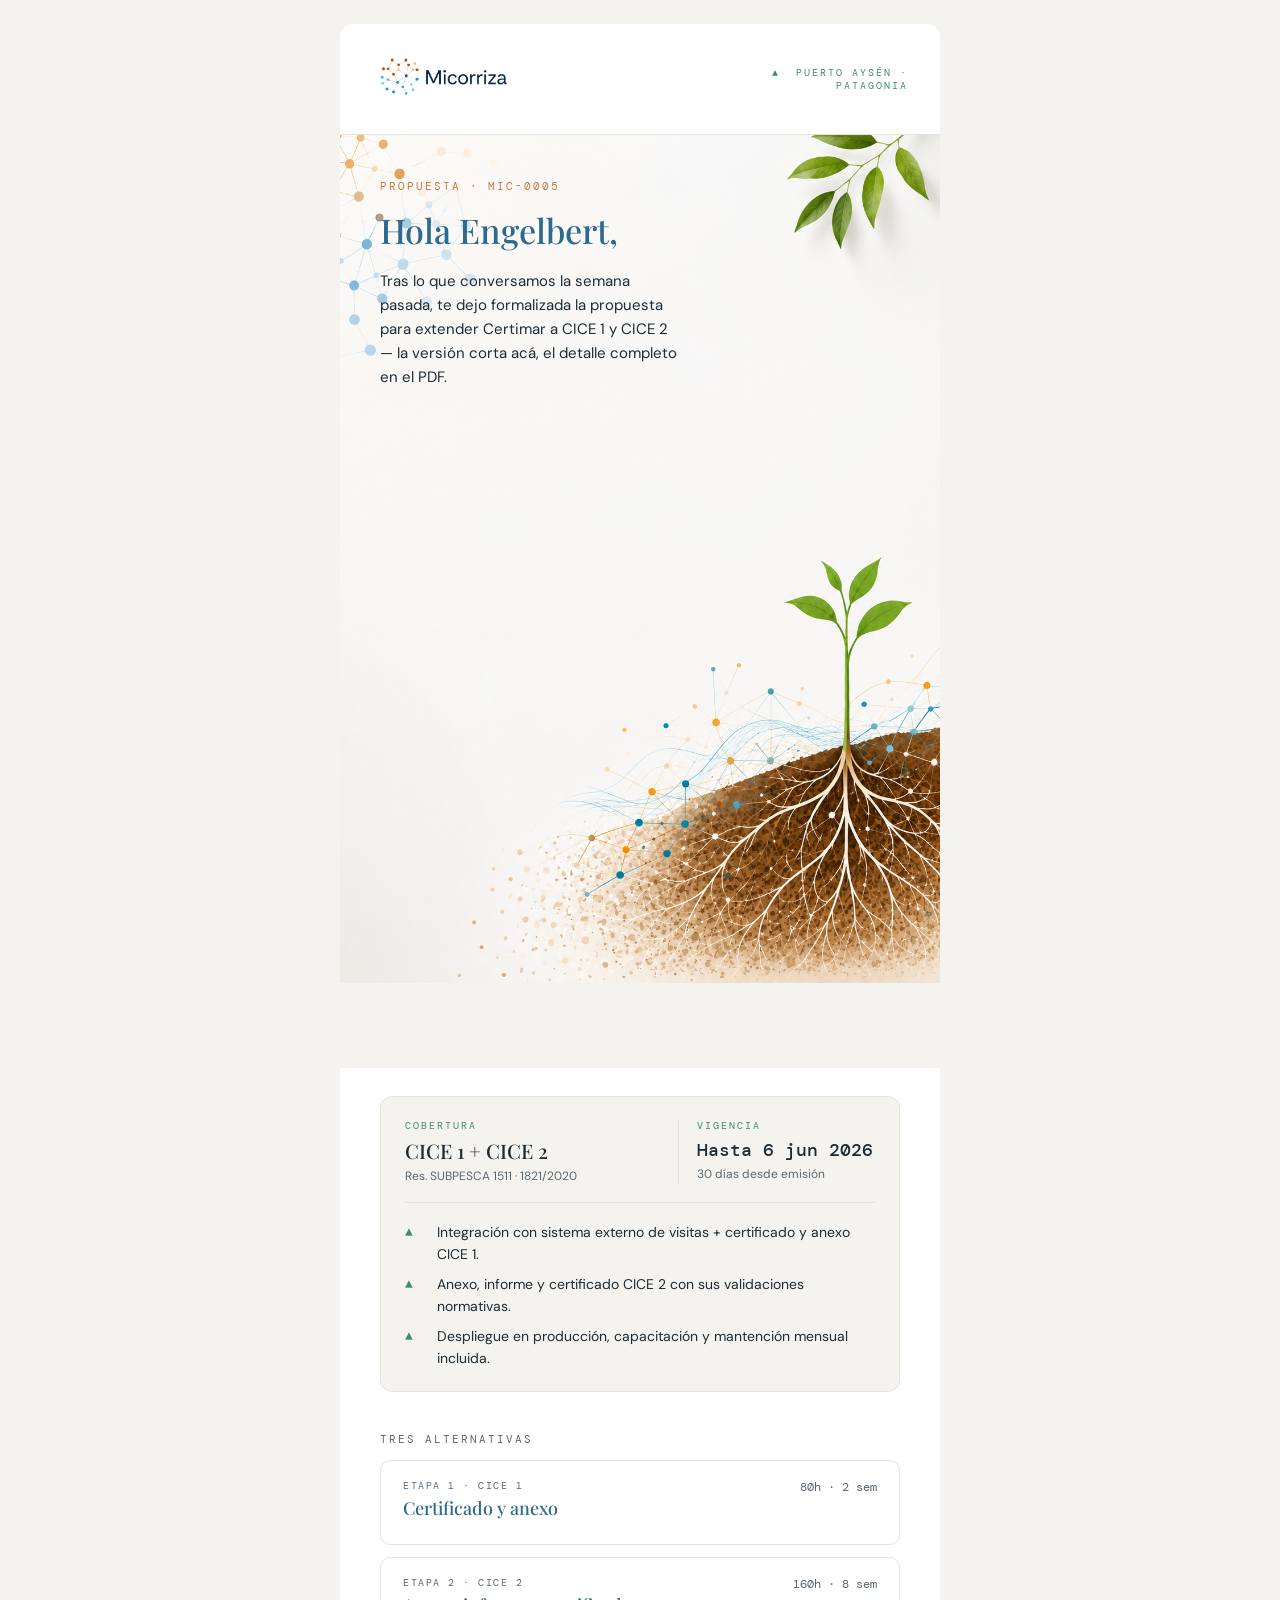
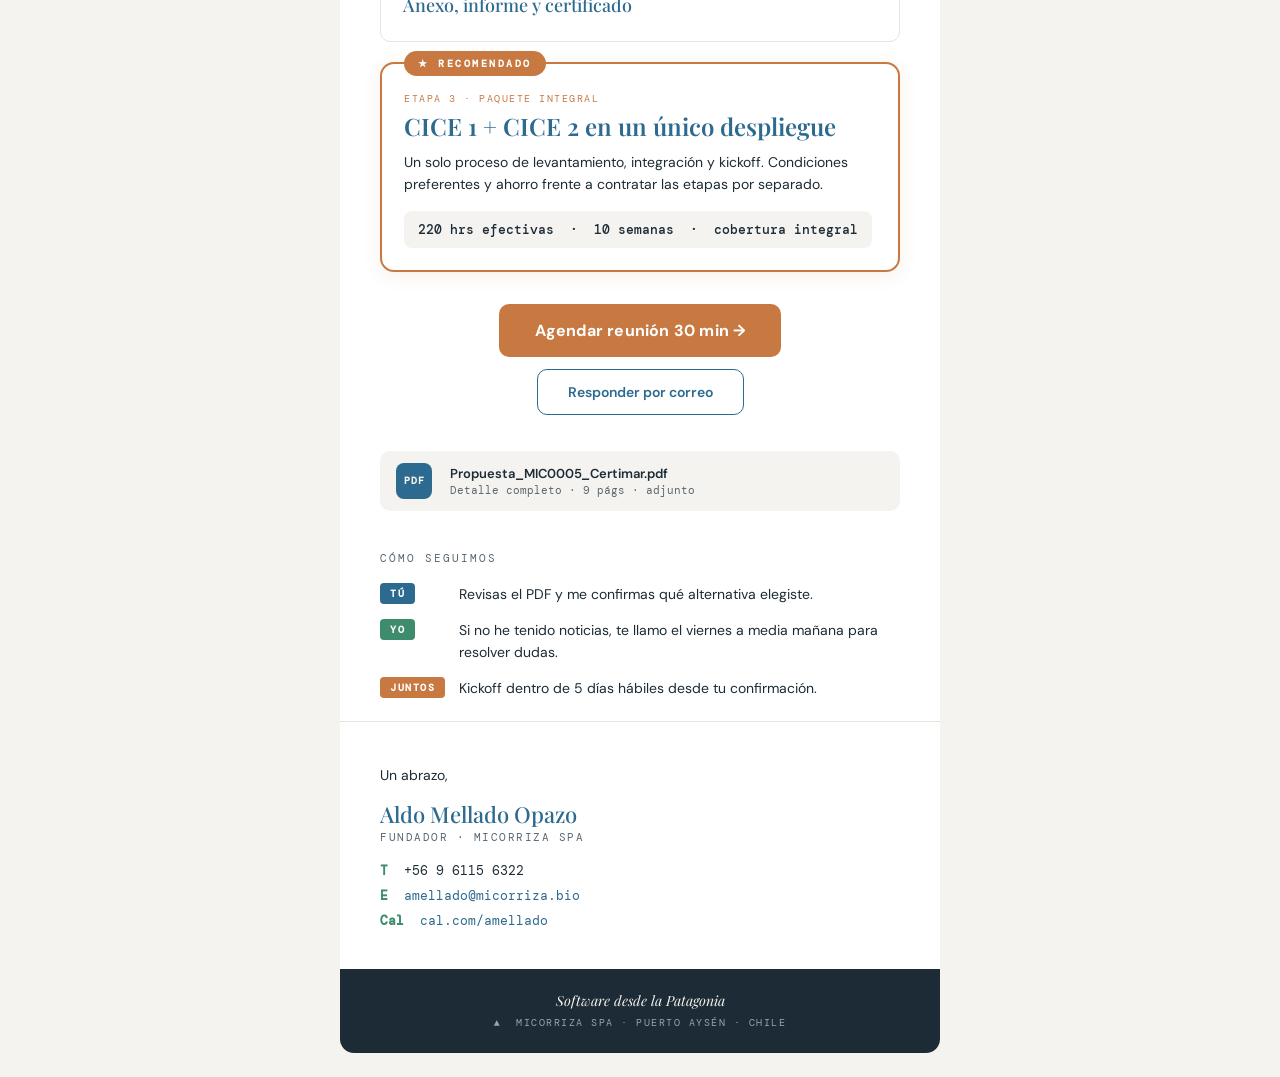
<file: email-cotizacion-certimar.html>
<!DOCTYPE html PUBLIC "-//W3C//DTD XHTML 1.0 Transitional//EN" "http://www.w3.org/TR/xhtml1/DTD/xhtml1-transitional.dtd">
<html xmlns="http://www.w3.org/1999/xhtml" lang="es">
<head>
  <meta charset="UTF-8" />
  <meta http-equiv="Content-Type" content="text/html; charset=UTF-8" />
  <meta name="viewport" content="width=device-width, initial-scale=1" />
  <meta name="x-apple-disable-message-reformatting" />
  <title>Propuesta MIC-0005 · Certimar</title>
  <link href="https://fonts.googleapis.com/css2?family=Playfair+Display:wght@500;600&family=DM+Sans:wght@400;500;600;700&family=DM+Mono:wght@400;500&display=swap" rel="stylesheet" />
  <!--[if mso]>
  <style type="text/css">
    .serif { font-family: Georgia, 'Times New Roman', serif !important; }
    .sans { font-family: Arial, sans-serif !important; }
    .mono { font-family: 'Courier New', Courier, monospace !important; }
    body, table, td, div, p { font-family: Arial, sans-serif !important; }
  </style>
  <![endif]-->
  <style type="text/css">
    body, table, td, a { -webkit-text-size-adjust: 100%; -ms-text-size-adjust: 100%; }
    table, td { mso-table-lspace: 0pt; mso-table-rspace: 0pt; }
    img { -ms-interpolation-mode: bicubic; border: 0; outline: none; text-decoration: none; display: block; }
    body { margin: 0 !important; padding: 0 !important; width: 100% !important; background-color: #F5F3EF; }
    a { color: #2D6A8F; }
    .serif { font-family: 'Playfair Display', Georgia, 'Times New Roman', serif; }
    .sans { font-family: 'DM Sans', Helvetica, Arial, sans-serif; }
    .mono { font-family: 'DM Mono', 'Courier New', Courier, monospace; }

    @media screen and (max-width: 600px) {
      .container { width: 100% !important; border-radius: 0 !important; }
      .px-pad { padding-left: 22px !important; padding-right: 22px !important; }
      .stack { display: block !important; width: 100% !important; box-sizing: border-box; padding: 0 !important; border: 0 !important; }
      .stack-pad { padding-top: 18px !important; }
      .h1 { font-size: 28px !important; line-height: 36px !important; }
      .btn { display: block !important; width: 100% !important; box-sizing: border-box; padding: 16px !important; }
      .btn-secondary { margin-top: 10px !important; }
      .hide-mobile { display: none !important; max-height: 0 !important; overflow: hidden !important; }
      .stage-amount { font-size: 20px !important; }
      .role-cell { width: 56px !important; }
      .hero-cell { height: auto !important; min-height: 0 !important; padding-bottom: 110% !important; }
    }
  </style>
</head>
<body style="margin:0; padding:0; background-color:#F5F3EF; font-family:'DM Sans', Helvetica, Arial, sans-serif; color:#1C2B35;">

  <!-- Preheader -->
  <div style="display:none; max-height:0; overflow:hidden; mso-hide:all; font-size:1px; line-height:1px; color:#F5F3EF; opacity:0;">
    Hola Engelbert — propuesta MIC-0005 lista. Rango $1,9M–$5,2M CLP. Llamada de 30 min o respuesta por correo, lo que prefieras.
  </div>

  <table role="presentation" width="100%" border="0" cellspacing="0" cellpadding="0" style="background-color:#F5F3EF;">
    <tr>
      <td align="center" style="padding: 24px 12px;">

        <table role="presentation" class="container" width="600" border="0" cellspacing="0" cellpadding="0" style="width:600px; max-width:600px; background-color:#FFFFFF; border-radius:14px; overflow:hidden;">

          <!-- 1 · HEADER COMPACTO (≤ 88 px) -->
          <tr>
            <td style="background-color:#FFFFFF; padding: 20px 32px; border-bottom:1px solid #E8E3DA;">
              <table role="presentation" width="100%" border="0" cellspacing="0" cellpadding="0">
                <tr>
                  <td valign="middle" align="left" width="60%">
                    <img src="assets/logo-micorriza-transparent.png" width="140" alt="Micorriza"
                         style="width:140px; max-width:55%; height:auto; display:block;" />
                  </td>
                  <td valign="middle" align="right" width="40%" class="hide-mobile">
                    <p class="mono" style="margin:0; font-family:'DM Mono','Courier New',monospace; font-size:10px; letter-spacing:2px; color:#3E8C6E; text-transform:uppercase;">
                      ▲ &nbsp;Puerto Aysén · Patagonia
                    </p>
                  </td>
                </tr>
              </table>
            </td>
          </tr>

          <!-- 2 · SALUDO + CONTEXTO · ilustración como fondo bulletproof -->
          <tr>
            <td background="assets/brand-illustration.png" bgcolor="#F5F3EF" valign="top"
                style="background-image:url('assets/brand-illustration.png'); background-color:#F5F3EF; background-position:top right; background-repeat:no-repeat; background-size:100% auto; padding:0;">
              <!--[if gte mso 9]>
              <v:rect xmlns:v="urn:schemas-microsoft-com:vml" fill="true" stroke="false" style="mso-width-percent:1000; height:849px;">
                <v:fill type="frame" src="assets/brand-illustration.png" color="#F5F3EF" />
                <v:textbox inset="0,0,0,0">
              <![endif]-->
              <table role="presentation" width="100%" border="0" cellspacing="0" cellpadding="0">
                <tr>
                  <td valign="top" class="px-pad hero-cell" style="padding: 44px 40px 40px 40px; height:849px;">
                    <p class="mono" style="margin:0 0 16px 0; font-family:'DM Mono','Courier New',monospace; font-size:11px; letter-spacing:2px; color:#C87941; text-transform:uppercase;">
                      Propuesta · MIC-0005
                    </p>
                    <h1 class="h1 serif" style="margin:0 0 18px 0; font-family:'Playfair Display',Georgia,serif; font-size:34px; line-height:42px; color:#2D6A8F; font-weight:500; max-width:300px;">
                      Hola Engelbert,
                    </h1>
                    <p class="sans" style="margin:0; font-family:'DM Sans',Helvetica,Arial,sans-serif; font-size:15px; line-height:24px; color:#1C2B35; max-width:300px;">
                      Tras lo que conversamos la semana pasada, te dejo formalizada la propuesta para extender Certimar a CICE 1 y CICE 2 — la versión corta acá, el detalle completo en el PDF.
                    </p>
                  </td>
                </tr>
              </table>
              <!--[if gte mso 9]>
                </v:textbox>
              </v:rect>
              <![endif]-->
            </td>
          </tr>

          <!-- 3 · CARD RESUMEN EJECUTIVO -->
          <tr>
            <td class="px-pad" style="padding: 28px 40px 8px 40px; background-color:#FFFFFF;">
              <table role="presentation" width="100%" border="0" cellspacing="0" cellpadding="0" style="background-color:#F5F3EF; border-radius:12px; border:1px solid #E8E3DA;">
                <tr>
                  <td style="padding: 22px 24px;">
                    <table role="presentation" width="100%" border="0" cellspacing="0" cellpadding="0">
                      <tr>
                        <td valign="top" class="stack" width="58%" style="padding-right:18px;">
                          <p class="mono" style="margin:0 0 6px 0; font-family:'DM Mono','Courier New',monospace; font-size:10px; letter-spacing:2px; color:#3E8C6E; text-transform:uppercase;">
                            Cobertura
                          </p>
                          <p class="serif" style="margin:0 0 4px 0; font-family:'Playfair Display',Georgia,serif; font-size:20px; line-height:26px; color:#1C2B35; font-weight:500;">
                            CICE 1 + CICE 2
                          </p>
                          <p class="sans" style="margin:0; font-family:'DM Sans',Helvetica,Arial,sans-serif; font-size:12px; color:#5A6770;">Res. SUBPESCA 1511 · 1821/2020</p>
                        </td>
                        <td valign="top" class="stack stack-pad" width="42%" style="padding-left:18px; border-left:1px solid #E8E3DA;">
                          <p class="mono" style="margin:0 0 6px 0; font-family:'DM Mono','Courier New',monospace; font-size:10px; letter-spacing:2px; color:#3E8C6E; text-transform:uppercase;">
                            Vigencia
                          </p>
                          <p class="mono" style="margin:0 0 4px 0; font-family:'DM Mono','Courier New',monospace; font-size:18px; line-height:24px; color:#1C2B35; font-weight:500;">
                            Hasta 6 jun 2026
                          </p>
                          <p class="sans" style="margin:0; font-family:'DM Sans',Helvetica,Arial,sans-serif; font-size:12px; color:#5A6770;">30 días desde emisión</p>
                        </td>
                      </tr>
                    </table>
                    <table role="presentation" width="100%" border="0" cellspacing="0" cellpadding="0" style="margin-top:18px;">
                      <tr>
                        <td style="padding: 18px 0 0 0; border-top:1px solid #E8E3DA;">
                          <table role="presentation" width="100%" border="0" cellspacing="0" cellpadding="0">
                            <tr>
                              <td valign="top" width="22" style="padding: 2px 10px 8px 0; font-family:'DM Mono',monospace; font-size:13px; color:#3E8C6E; font-weight:700;">▲</td>
                              <td valign="top" class="sans" style="padding-bottom:8px; font-family:'DM Sans',Helvetica,Arial,sans-serif; font-size:14px; line-height:22px; color:#1C2B35;">Integración con sistema externo de visitas + certificado y anexo CICE 1.</td>
                            </tr>
                            <tr>
                              <td valign="top" width="22" style="padding: 2px 10px 8px 0; font-family:'DM Mono',monospace; font-size:13px; color:#3E8C6E; font-weight:700;">▲</td>
                              <td valign="top" class="sans" style="padding-bottom:8px; font-family:'DM Sans',Helvetica,Arial,sans-serif; font-size:14px; line-height:22px; color:#1C2B35;">Anexo, informe y certificado CICE 2 con sus validaciones normativas.</td>
                            </tr>
                            <tr>
                              <td valign="top" width="22" style="padding: 2px 10px 0 0; font-family:'DM Mono',monospace; font-size:13px; color:#3E8C6E; font-weight:700;">▲</td>
                              <td valign="top" class="sans" style="font-family:'DM Sans',Helvetica,Arial,sans-serif; font-size:14px; line-height:22px; color:#1C2B35;">Despliegue en producción, capacitación y mantención mensual incluida.</td>
                            </tr>
                          </table>
                        </td>
                      </tr>
                    </table>
                  </td>
                </tr>
              </table>
            </td>
          </tr>

          <!-- 4 · ALTERNATIVAS -->
          <tr>
            <td class="px-pad" style="padding: 32px 40px 14px 40px; background-color:#FFFFFF;">
              <p class="mono" style="margin:0; font-family:'DM Mono','Courier New',monospace; font-size:11px; letter-spacing:2px; color:#5A6770; text-transform:uppercase;">
                Tres alternativas
              </p>
            </td>
          </tr>

          <!-- ETAPA 1 · neutra -->
          <tr>
            <td class="px-pad" style="padding: 0 40px 12px 40px; background-color:#FFFFFF;">
              <table role="presentation" width="100%" border="0" cellspacing="0" cellpadding="0" style="border:1px solid #E8E3DA; border-radius:10px;">
                <tr>
                  <td style="padding: 18px 22px;">
                    <table role="presentation" width="100%" border="0" cellspacing="0" cellpadding="0">
                      <tr>
                        <td valign="top">
                          <p class="mono" style="margin:0 0 4px 0; font-family:'DM Mono','Courier New',monospace; font-size:10px; letter-spacing:1.5px; color:#5A6770; text-transform:uppercase;">Etapa 1 · CICE 1</p>
                          <p class="serif" style="margin:0 0 6px 0; font-family:'Playfair Display',Georgia,serif; font-size:18px; line-height:24px; color:#2D6A8F; font-weight:500;">Certificado y anexo</p>
                        </td>
                        <td align="right" valign="top" style="white-space:nowrap;">
                          <p class="mono" style="margin:0; font-family:'DM Mono','Courier New',monospace; font-size:12px; color:#5A6770;">80h · 2 sem</p>
                        </td>
                      </tr>
                    </table>
                  </td>
                </tr>
              </table>
            </td>
          </tr>

          <!-- ETAPA 2 · neutra -->
          <tr>
            <td class="px-pad" style="padding: 0 40px 12px 40px; background-color:#FFFFFF;">
              <table role="presentation" width="100%" border="0" cellspacing="0" cellpadding="0" style="border:1px solid #E8E3DA; border-radius:10px;">
                <tr>
                  <td style="padding: 18px 22px;">
                    <table role="presentation" width="100%" border="0" cellspacing="0" cellpadding="0">
                      <tr>
                        <td valign="top">
                          <p class="mono" style="margin:0 0 4px 0; font-family:'DM Mono','Courier New',monospace; font-size:10px; letter-spacing:1.5px; color:#5A6770; text-transform:uppercase;">Etapa 2 · CICE 2</p>
                          <p class="serif" style="margin:0 0 6px 0; font-family:'Playfair Display',Georgia,serif; font-size:18px; line-height:24px; color:#2D6A8F; font-weight:500;">Anexo, informe y certificado</p>
                        </td>
                        <td align="right" valign="top" style="white-space:nowrap;">
                          <p class="mono" style="margin:0; font-family:'DM Mono','Courier New',monospace; font-size:12px; color:#5A6770;">160h · 8 sem</p>
                        </td>
                      </tr>
                    </table>
                  </td>
                </tr>
              </table>
            </td>
          </tr>

          <!-- ETAPA 3 · destacada con badge RECOMENDADO ámbar -->
          <tr>
            <td class="px-pad" style="padding: 8px 40px 28px 40px; background-color:#FFFFFF;">
              <table role="presentation" width="100%" border="0" cellspacing="0" cellpadding="0" style="background-color:#FFFFFF; border:2px solid #C87941; border-radius:14px; box-shadow:0 4px 18px rgba(200,121,65,0.12);">
                <tr>
                  <td style="padding: 0 22px;">
                    <table role="presentation" border="0" cellspacing="0" cellpadding="0" style="margin-top:-13px;">
                      <tr>
                        <td style="background-color:#C87941; padding: 6px 14px; border-radius:14px;">
                          <span class="mono" style="font-family:'DM Mono','Courier New',monospace; font-size:10px; letter-spacing:2.5px; color:#FFFFFF; font-weight:700; text-transform:uppercase;">★ Recomendado</span>
                        </td>
                      </tr>
                    </table>
                  </td>
                </tr>
                <tr>
                  <td style="padding: 16px 22px 22px 22px;">
                    <p class="mono" style="margin:0 0 6px 0; font-family:'DM Mono','Courier New',monospace; font-size:10px; letter-spacing:1.5px; color:#C87941; text-transform:uppercase;">Etapa 3 · Paquete integral</p>
                    <p class="serif" style="margin:0 0 10px 0; font-family:'Playfair Display',Georgia,serif; font-size:24px; line-height:30px; color:#2D6A8F; font-weight:600;">CICE 1 + CICE 2 en un único despliegue</p>
                    <p class="sans" style="margin:0 0 16px 0; font-family:'DM Sans',Helvetica,Arial,sans-serif; font-size:14px; line-height:22px; color:#1C2B35;">
                      Un solo proceso de levantamiento, integración y kickoff. Condiciones preferentes y ahorro frente a contratar las etapas por separado.
                    </p>
                    <table role="presentation" border="0" cellspacing="0" cellpadding="0" style="background-color:#F5F3EF; border-radius:8px;">
                      <tr>
                        <td style="padding: 10px 14px;">
                          <p class="mono" style="margin:0; font-family:'DM Mono','Courier New',monospace; font-size:13px; color:#1C2B35; font-weight:500;">
                            220 hrs efectivas&nbsp; · &nbsp;10 semanas&nbsp; · &nbsp;cobertura integral
                          </p>
                        </td>
                      </tr>
                    </table>
                  </td>
                </tr>
              </table>
            </td>
          </tr>

          <!-- 5 · DOBLE CTA -->
          <tr>
            <td class="px-pad" align="center" style="padding: 4px 40px 8px 40px; background-color:#FFFFFF;">
              <table role="presentation" border="0" cellspacing="0" cellpadding="0" style="margin: 0 auto;">
                <tr>
                  <td align="center" style="padding-bottom: 12px;">
                    <!--[if gte mso 9]>
                    <v:roundrect xmlns:v="urn:schemas-microsoft-com:vml" xmlns:w="urn:schemas-microsoft-com:office:word" href="https://cal.com/amellado/cice" style="height:52px; v-text-anchor:middle; width:300px;" arcsize="20%" stroke="f" fillcolor="#C87941">
                      <w:anchorlock/>
                      <center style="color:#FFFFFF; font-family:Arial,sans-serif; font-size:16px; font-weight:bold;">Agendar reunión 30 min&nbsp;→</center>
                    </v:roundrect>
                    <![endif]-->
                    <!--[if !mso]><!-- -->
                    <a href="https://cal.com/amellado/cice" class="btn sans"
                       style="display:inline-block; background-color:#C87941; color:#FFFFFF; font-family:'DM Sans',Arial,sans-serif; font-size:16px; font-weight:700; letter-spacing:0.2px; text-decoration:none; padding:16px 36px; border-radius:10px; mso-padding-alt:0;">
                      Agendar reunión 30 min&nbsp;→
                    </a>
                    <!--<![endif]-->
                  </td>
                </tr>
                <tr>
                  <td align="center">
                    <a href="mailto:amellado@micorriza.bio?subject=Re%3A%20Propuesta%20MIC-0005%20Certimar" class="btn btn-secondary sans"
                       style="display:inline-block; background-color:#FFFFFF; color:#2D6A8F; font-family:'DM Sans',Arial,sans-serif; font-size:14px; font-weight:600; text-decoration:none; padding:13px 30px; border:1.5px solid #2D6A8F; border-radius:10px;">
                      Responder por correo
                    </a>
                  </td>
                </tr>
              </table>
            </td>
          </tr>

          <!-- 6 · ADJUNTO PDF (referencia secundaria) -->
          <tr>
            <td class="px-pad" style="padding: 28px 40px 8px 40px; background-color:#FFFFFF;">
              <table role="presentation" width="100%" border="0" cellspacing="0" cellpadding="0" style="background-color:#F5F3EF; border-radius:10px;">
                <tr>
                  <td valign="middle" style="padding: 12px 16px;">
                    <table role="presentation" width="100%" border="0" cellspacing="0" cellpadding="0">
                      <tr>
                        <td valign="middle" width="40" style="padding-right:14px;">
                          <div style="width:36px; height:36px; background:#2D6A8F; border-radius:8px; text-align:center; line-height:36px; color:#F5F3EF; font-family:'DM Mono',monospace; font-size:10px; font-weight:700; letter-spacing:1px;">PDF</div>
                        </td>
                        <td valign="middle">
                          <p class="sans" style="margin:0 0 1px 0; font-family:'DM Sans',Helvetica,Arial,sans-serif; font-size:13px; color:#1C2B35; font-weight:600;">Propuesta_MIC0005_Certimar.pdf</p>
                          <p class="mono" style="margin:0; font-family:'DM Mono','Courier New',monospace; font-size:11px; color:#5A6770;">Detalle completo · 9 págs · adjunto</p>
                        </td>
                      </tr>
                    </table>
                  </td>
                </tr>
              </table>
            </td>
          </tr>

          <!-- 7 · CÓMO SEGUIMOS · responsabilidades cruzadas -->
          <tr>
            <td class="px-pad" style="padding: 32px 40px 8px 40px; background-color:#FFFFFF;">
              <p class="mono" style="margin:0 0 18px 0; font-family:'DM Mono','Courier New',monospace; font-size:11px; letter-spacing:2px; color:#5A6770; text-transform:uppercase;">
                Cómo seguimos
              </p>
              <table role="presentation" width="100%" border="0" cellspacing="0" cellpadding="0">
                <tr>
                  <td valign="top" class="role-cell" width="64" style="padding: 0 14px 14px 0;">
                    <span class="mono" style="display:inline-block; background-color:#2D6A8F; color:#FFFFFF; padding:4px 10px; border-radius:4px; font-family:'DM Mono',monospace; font-size:10px; letter-spacing:1.5px; font-weight:700;">TÚ</span>
                  </td>
                  <td valign="top" class="sans" style="padding-bottom:14px; font-family:'DM Sans',Helvetica,Arial,sans-serif; font-size:14px; line-height:22px; color:#1C2B35;">Revisas el PDF y me confirmas qué alternativa elegiste.</td>
                </tr>
                <tr>
                  <td valign="top" class="role-cell" width="64" style="padding: 0 14px 14px 0;">
                    <span class="mono" style="display:inline-block; background-color:#3E8C6E; color:#FFFFFF; padding:4px 10px; border-radius:4px; font-family:'DM Mono',monospace; font-size:10px; letter-spacing:1.5px; font-weight:700;">YO</span>
                  </td>
                  <td valign="top" class="sans" style="padding-bottom:14px; font-family:'DM Sans',Helvetica,Arial,sans-serif; font-size:14px; line-height:22px; color:#1C2B35;">Si no he tenido noticias, te llamo el viernes a media mañana para resolver dudas.</td>
                </tr>
                <tr>
                  <td valign="top" class="role-cell" width="64" style="padding: 0 14px 14px 0;">
                    <span class="mono" style="display:inline-block; background-color:#C87941; color:#FFFFFF; padding:4px 10px; border-radius:4px; font-family:'DM Mono',monospace; font-size:10px; letter-spacing:1.5px; font-weight:700;">JUNTOS</span>
                  </td>
                  <td valign="top" class="sans" style="padding-bottom:14px; font-family:'DM Sans',Helvetica,Arial,sans-serif; font-size:14px; line-height:22px; color:#1C2B35;">Kickoff dentro de 5 días hábiles desde tu confirmación.</td>
                </tr>
              </table>
            </td>
          </tr>

          <!-- 8 · FIRMA PERSONAL -->
          <tr>
            <td class="px-pad" style="padding: 18px 40px 36px 40px; background-color:#FFFFFF; border-top:1px solid #E8E3DA;">
              <p class="sans" style="margin:24px 0 14px 0; font-family:'DM Sans',Helvetica,Arial,sans-serif; font-size:14px; line-height:22px; color:#1C2B35;">
                Un abrazo,
              </p>
              <p class="serif" style="margin:0; font-family:'Playfair Display',Georgia,serif; font-size:22px; line-height:28px; color:#2D6A8F; font-weight:500;">Aldo Mellado Opazo</p>
              <p class="mono" style="margin:2px 0 14px 0; font-family:'DM Mono','Courier New',monospace; font-size:11px; letter-spacing:1.5px; color:#5A6770; text-transform:uppercase;">Fundador · Micorriza SpA</p>
              <table role="presentation" border="0" cellspacing="0" cellpadding="0">
                <tr>
                  <td class="mono" style="padding: 4px 0; font-family:'DM Mono','Courier New',monospace; font-size:13px; color:#1C2B35;">
                    <span style="color:#3E8C6E; font-weight:700;">T</span>&nbsp;&nbsp;<a href="tel:+56961156322" style="color:#1C2B35; text-decoration:none;">+56 9 6115 6322</a>
                  </td>
                </tr>
                <tr>
                  <td class="mono" style="padding: 4px 0; font-family:'DM Mono','Courier New',monospace; font-size:13px; color:#1C2B35;">
                    <span style="color:#3E8C6E; font-weight:700;">E</span>&nbsp;&nbsp;<a href="mailto:amellado@micorriza.bio" style="color:#2D6A8F; text-decoration:none;">amellado@micorriza.bio</a>
                  </td>
                </tr>
                <tr>
                  <td class="mono" style="padding: 4px 0; font-family:'DM Mono','Courier New',monospace; font-size:13px; color:#1C2B35;">
                    <span style="color:#3E8C6E; font-weight:700;">Cal</span>&nbsp;&nbsp;<a href="https://cal.com/amellado" style="color:#2D6A8F; text-decoration:none;">cal.com/amellado</a>
                  </td>
                </tr>
              </table>
            </td>
          </tr>

          <!-- 9 · FOOTER MICORRIZA -->
          <tr>
            <td align="center" style="background-color:#1C2B35; padding: 22px 32px;">
              <p class="serif" style="margin:0 0 4px 0; font-family:'Playfair Display',Georgia,serif; font-size:14px; line-height:20px; color:#F5F3EF; font-style:italic;">
                Software desde la Patagonia
              </p>
              <p class="mono" style="margin:0; font-family:'DM Mono','Courier New',monospace; font-size:10px; line-height:16px; color:#9AA4AC; letter-spacing:1.5px; text-transform:uppercase;">
                ▲ &nbsp;Micorriza SpA · Puerto Aysén · Chile
              </p>
            </td>
          </tr>

        </table>

      </td>
    </tr>
  </table>
</body>
</html>
</file>
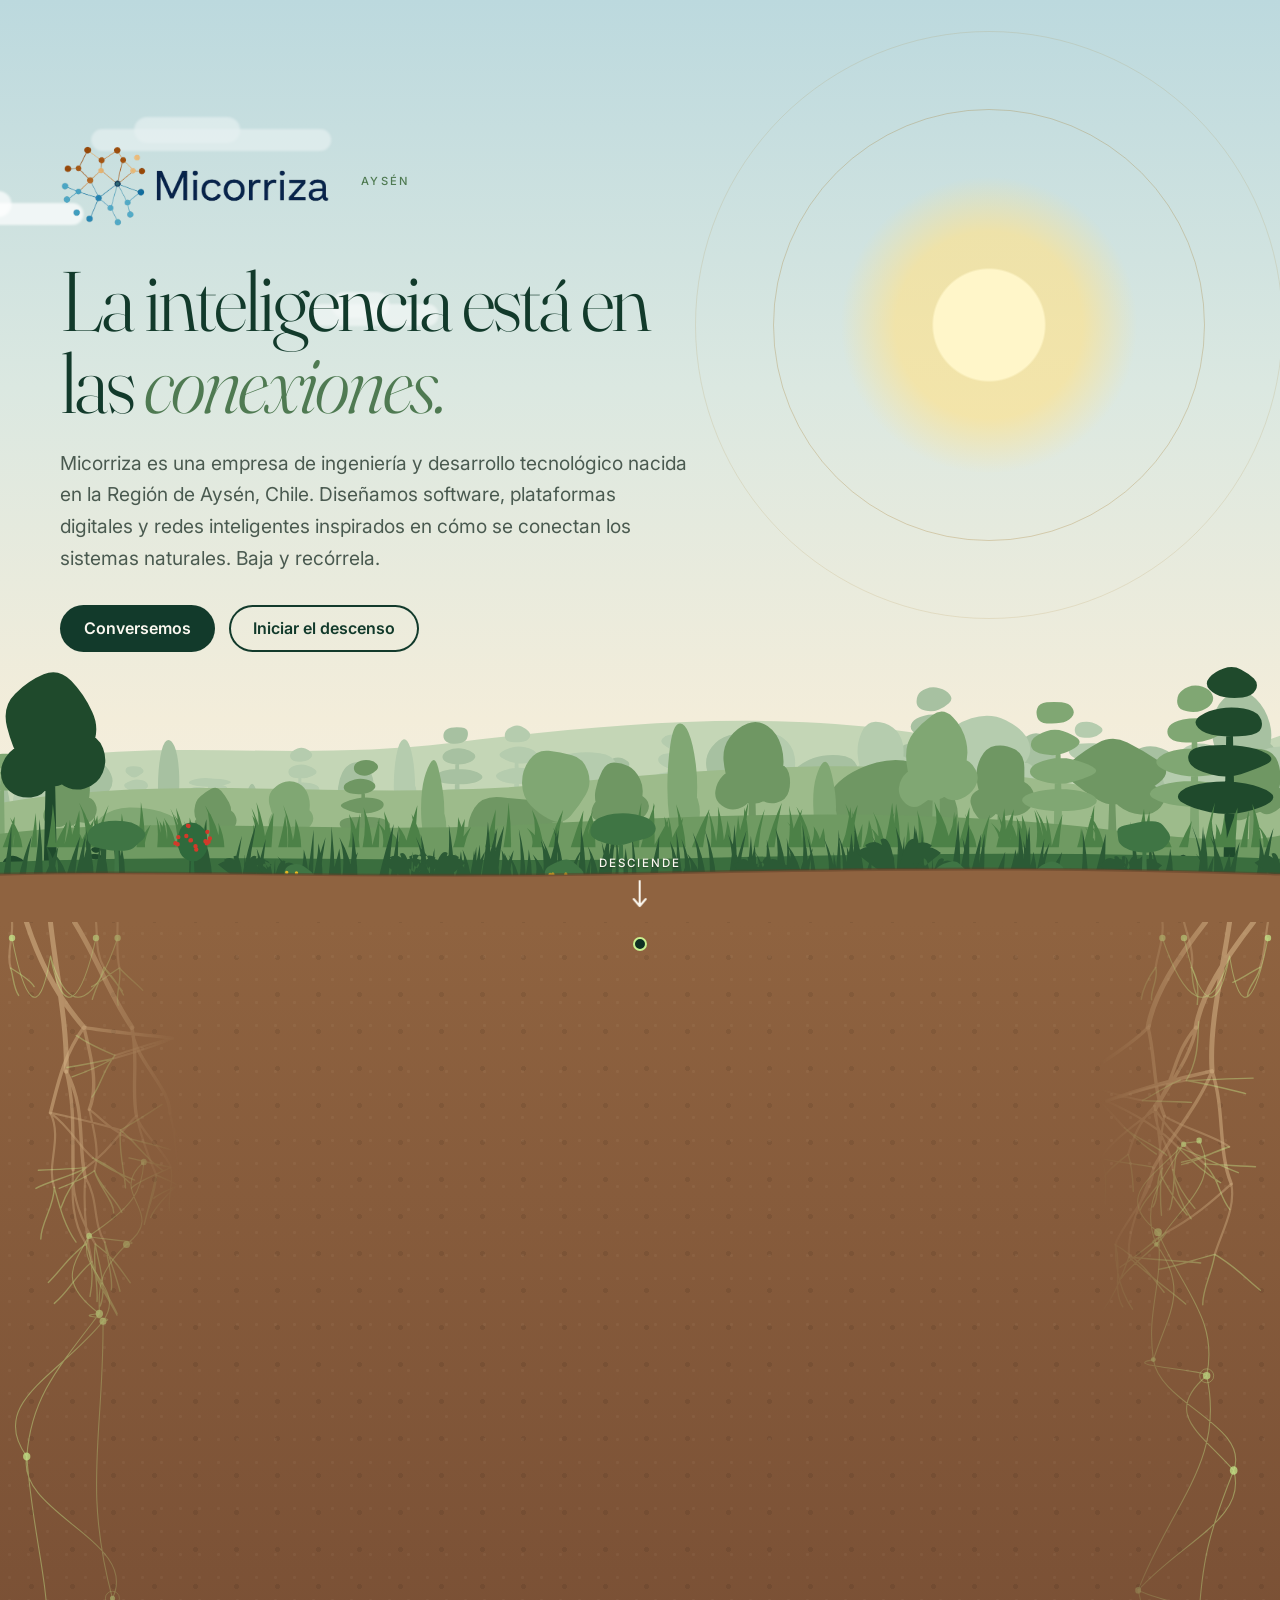
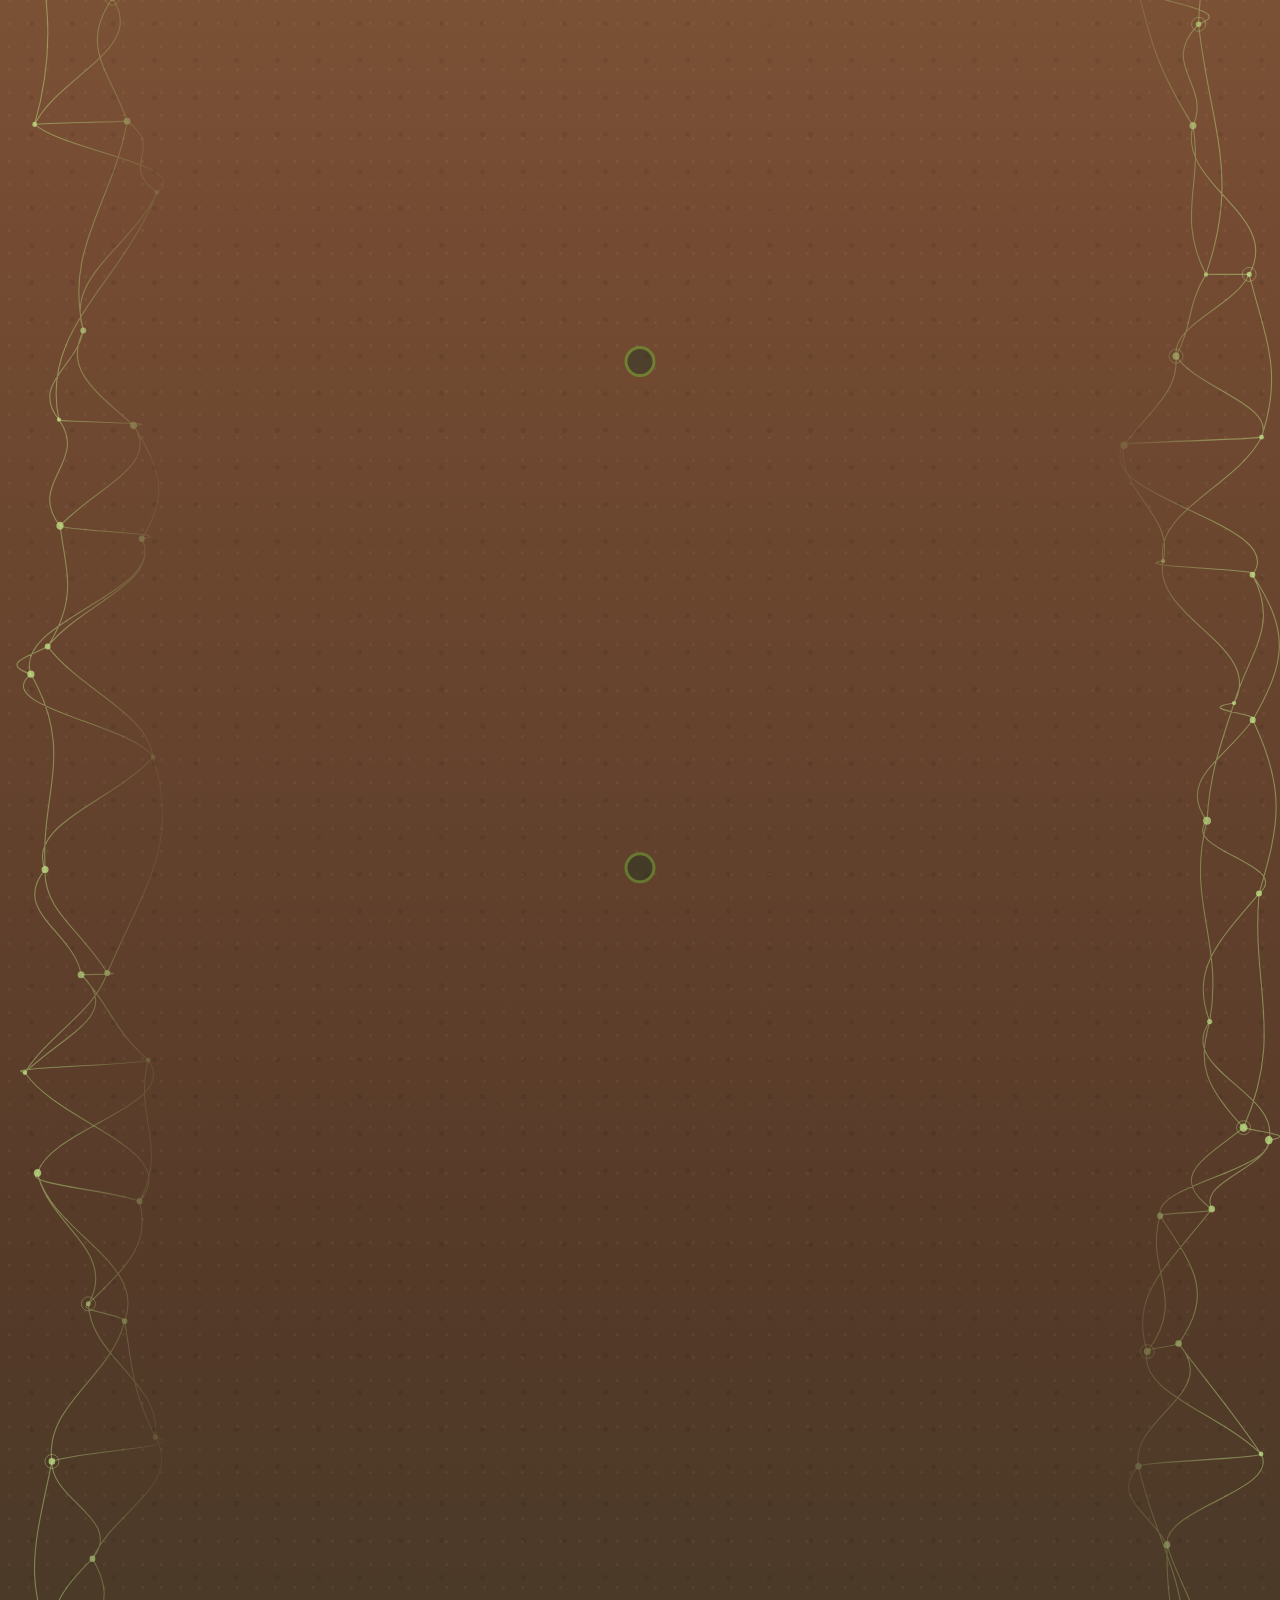
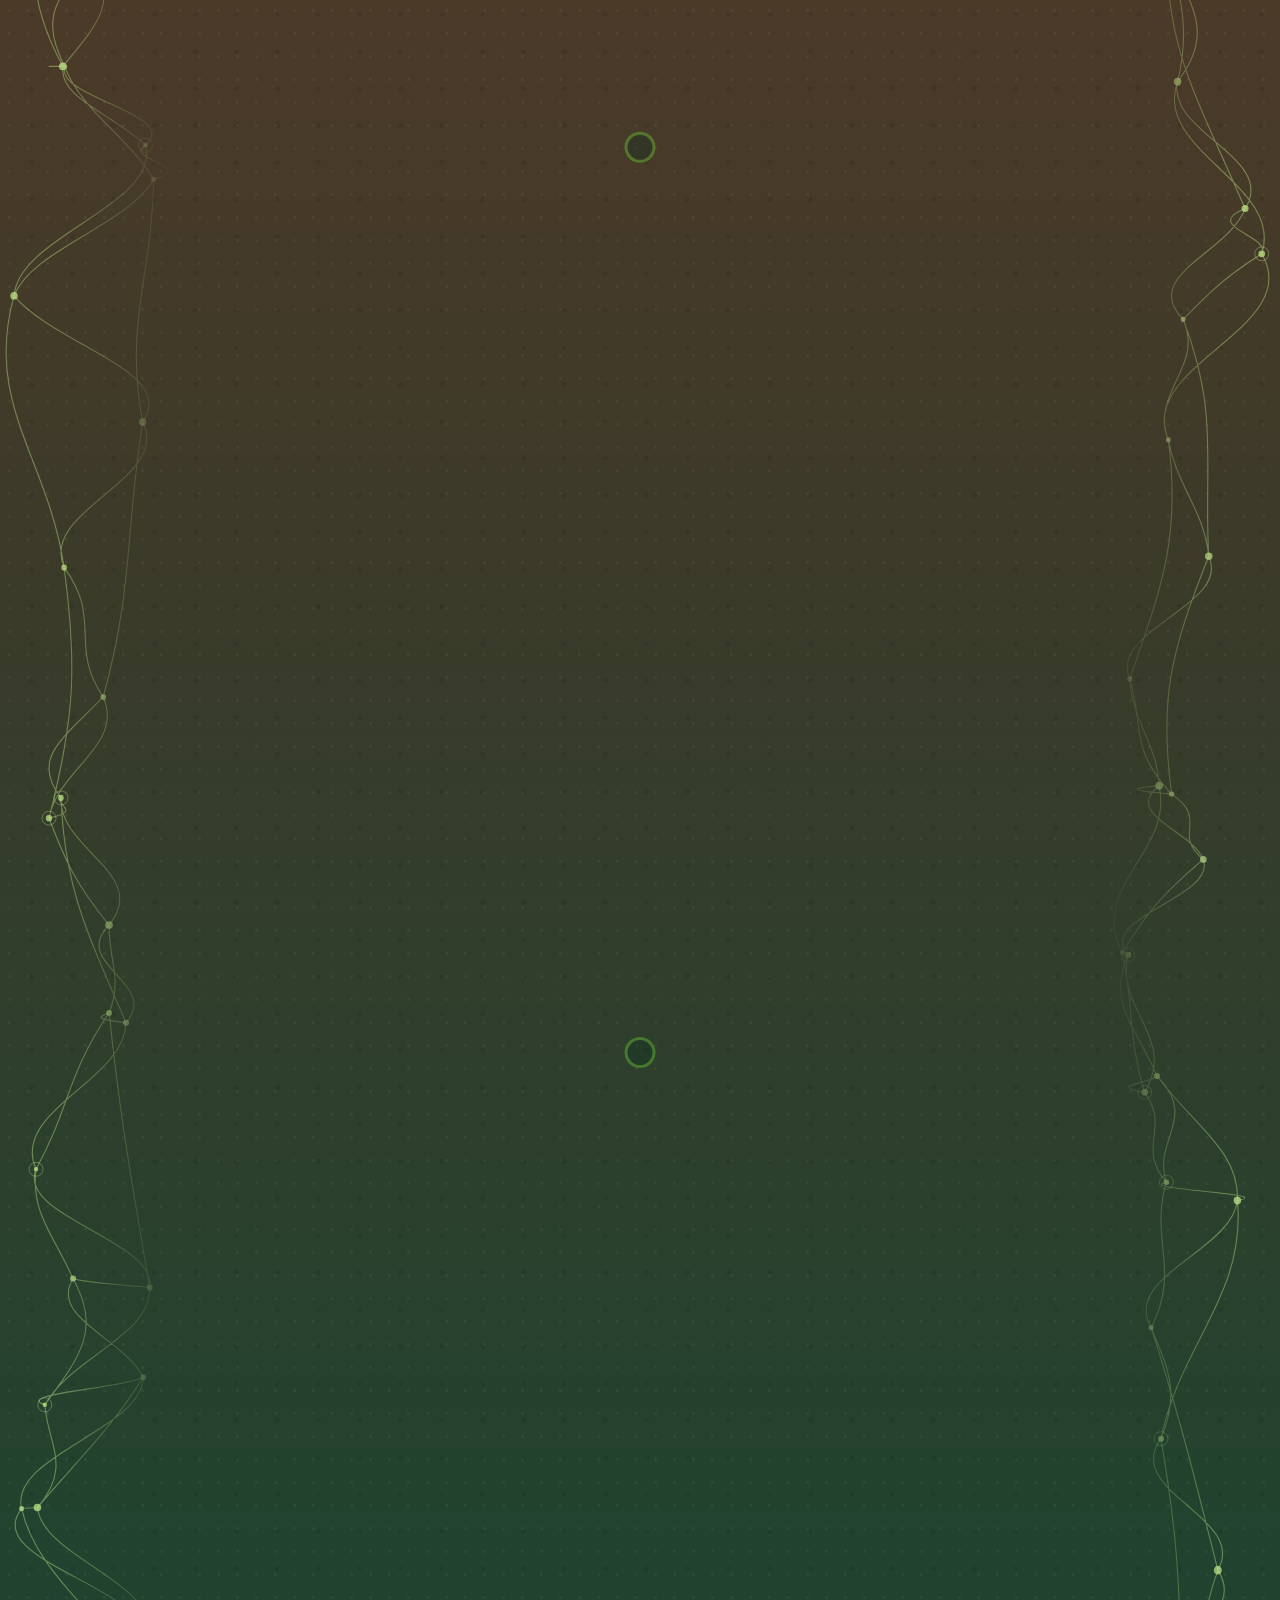
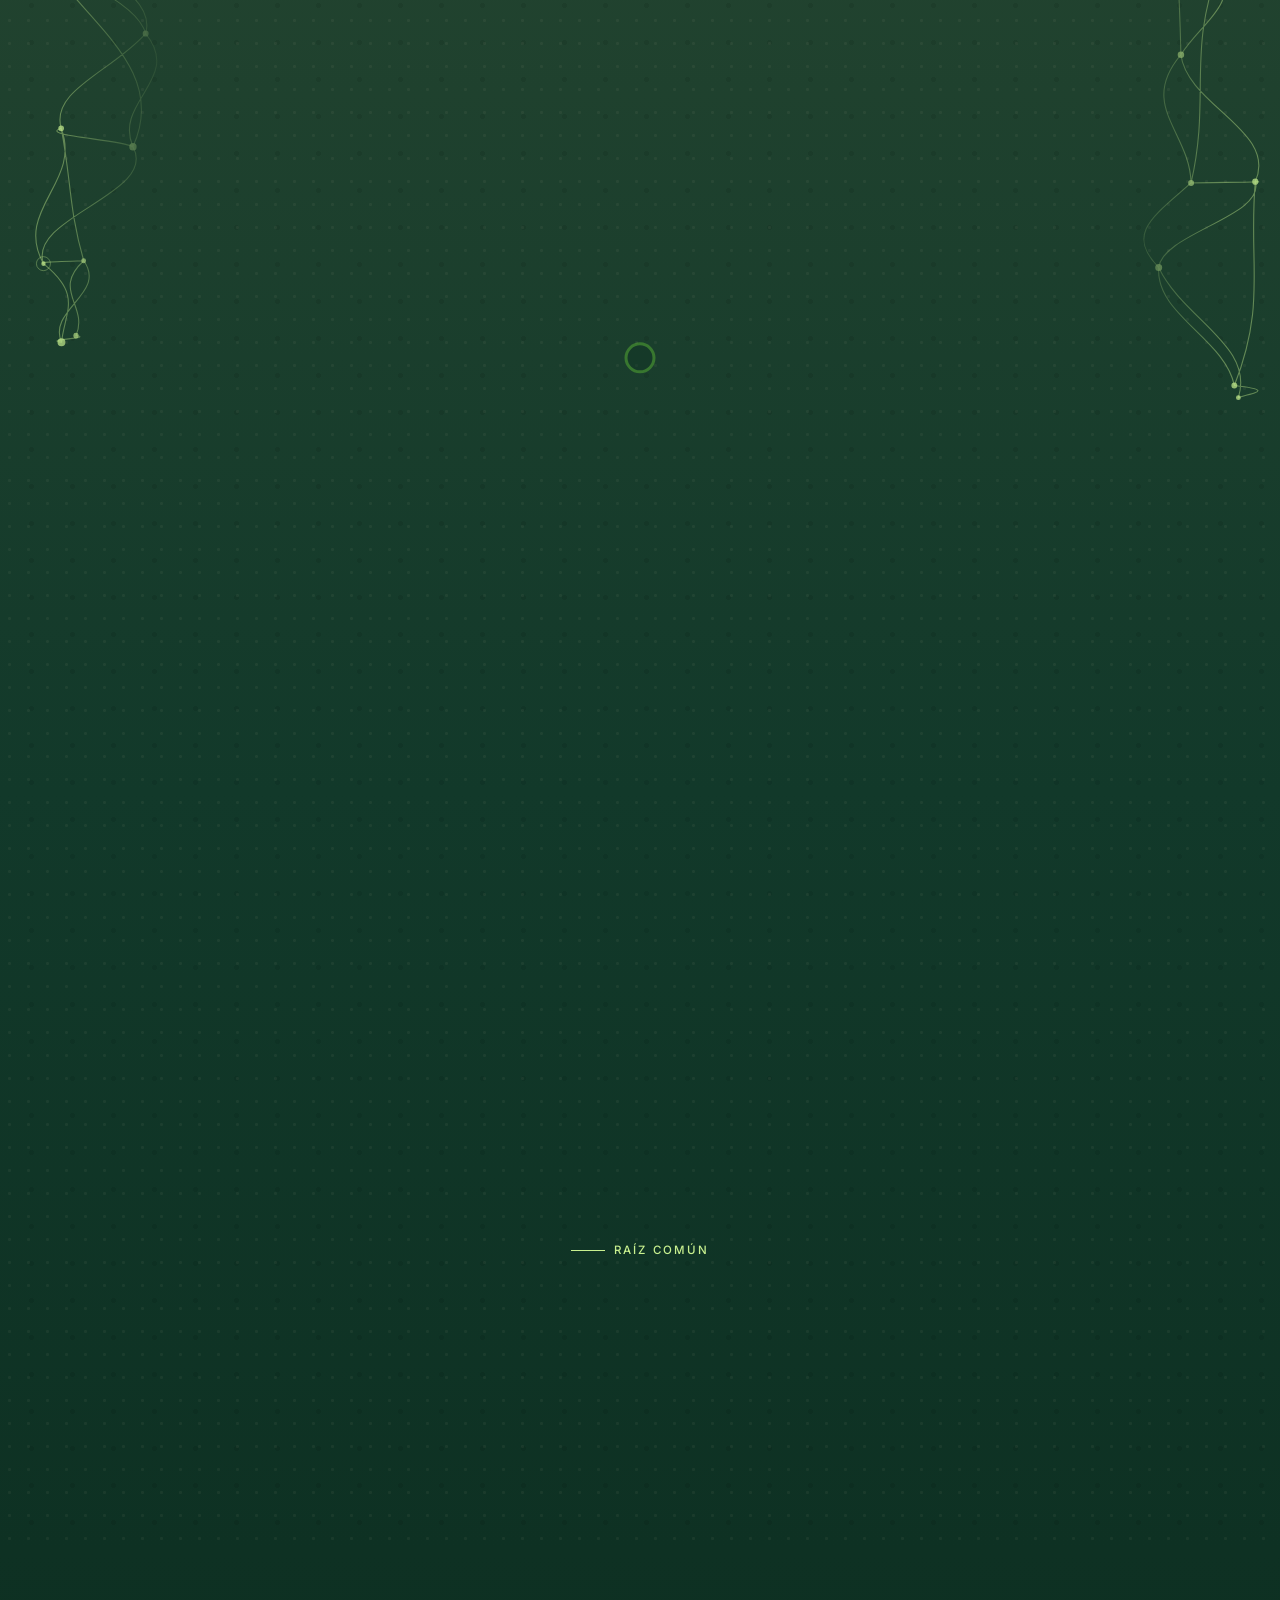
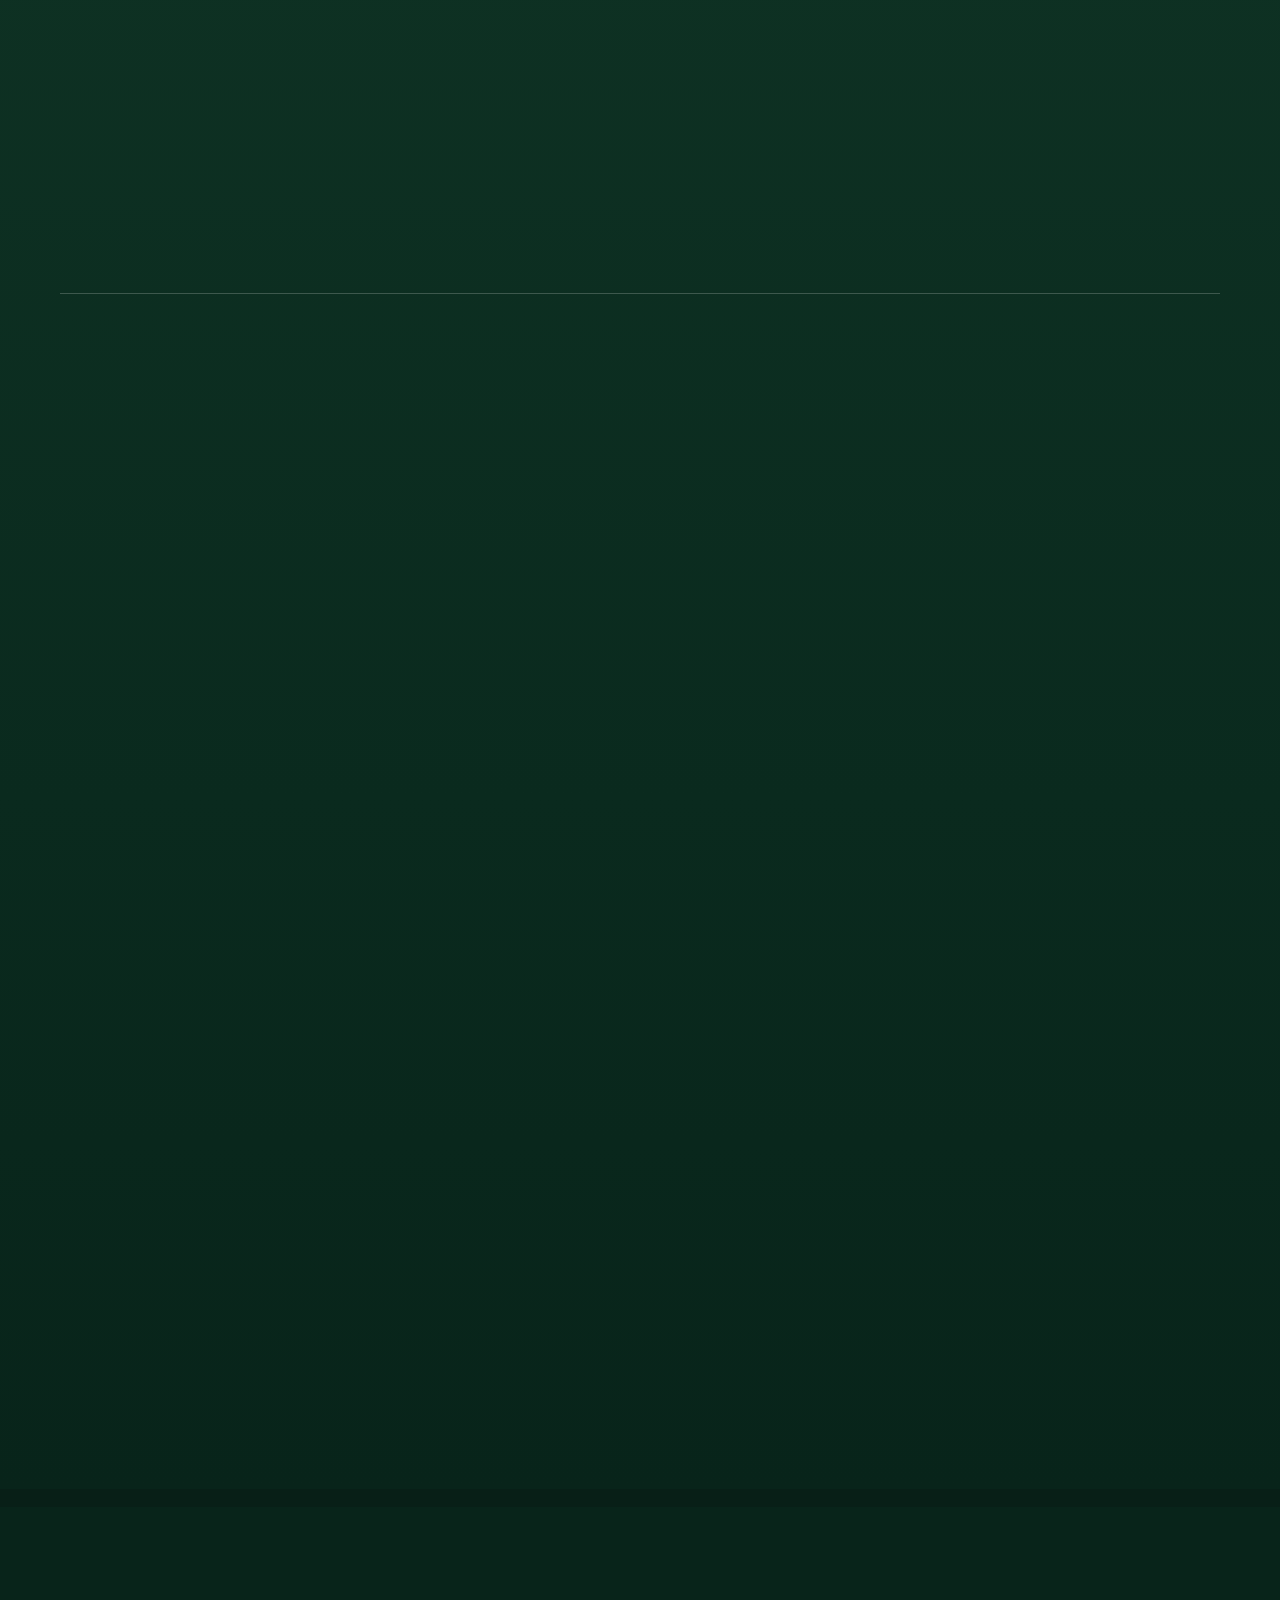
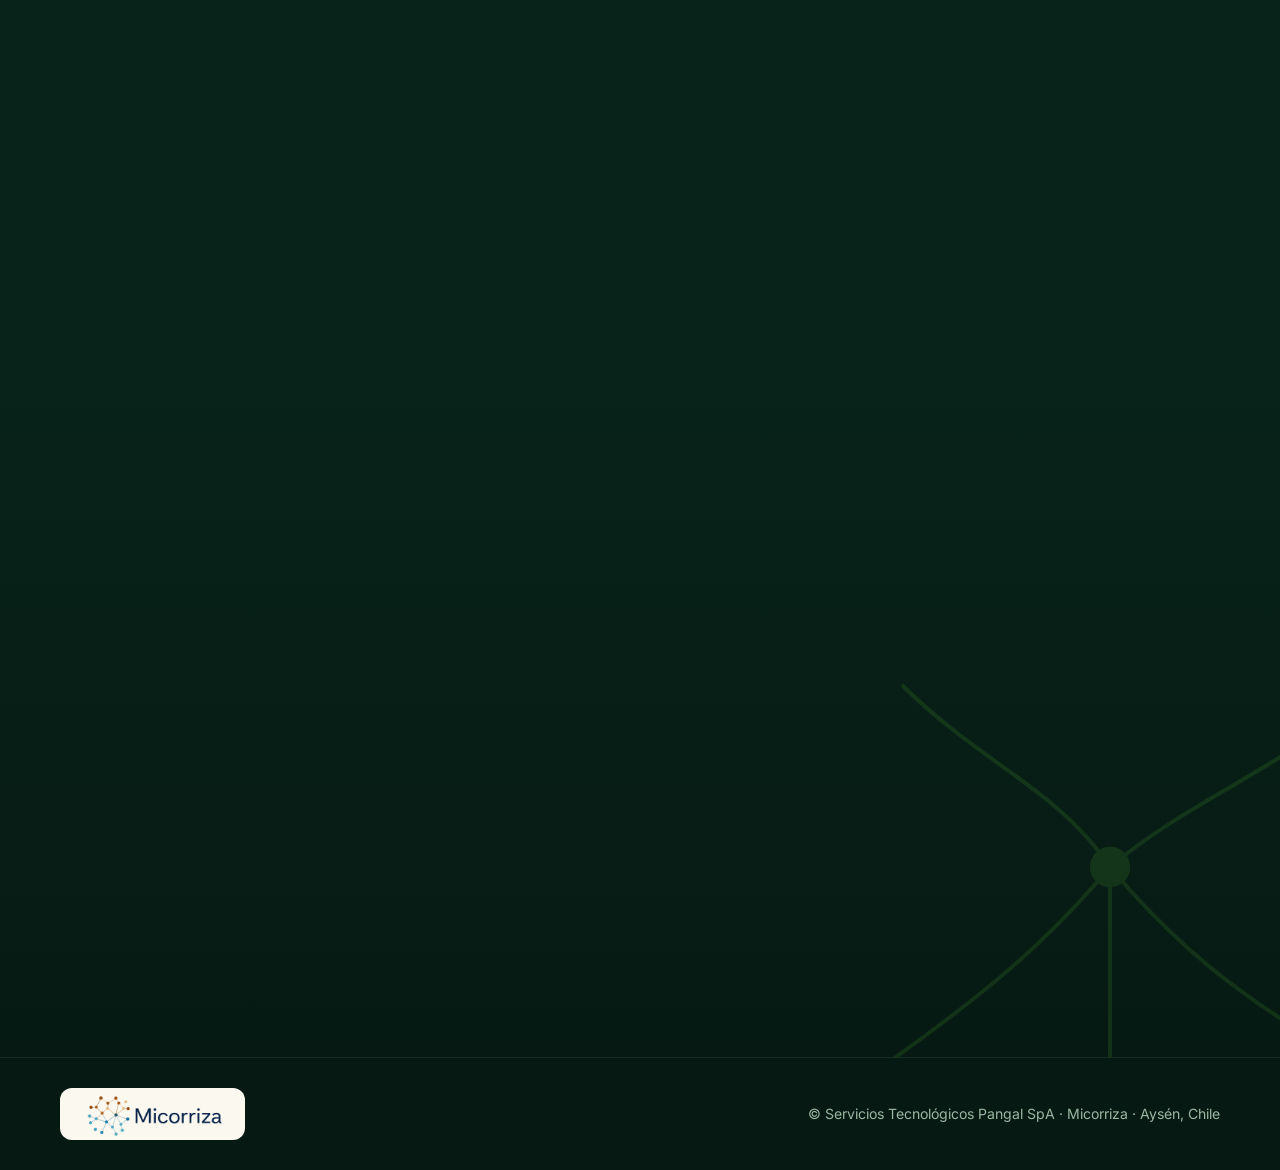
<file: recursos.html>
<!DOCTYPE html>
<html lang="es">
<head>
  <meta name="robots" content="noindex">
  <meta http-equiv="refresh" content="0; url=/">
  <link rel="canonical" href="https://micorriza.bio/">
  <meta charset="UTF-8" />
  <meta name="viewport" content="width=device-width, initial-scale=1.0" />
  <title>Recursos — Micorriza</title>
  <meta name="description" content="Whitepapers, casos de estudio y guías de Micorriza sobre redes vivas, infraestructura distribuida y resiliencia operativa." />
  <link rel="preconnect" href="https://fonts.googleapis.com" />
  <link rel="preconnect" href="https://fonts.gstatic.com" crossorigin />
  <link href="https://fonts.googleapis.com/css2?family=Sora:wght@300;400;500;600;700&family=Fraunces:opsz,wght@9..144,400;9..144,500;9..144,600&display=swap" rel="stylesheet" />
  <link rel="stylesheet" href="styles.css?v=20260507f" />
  <link rel="stylesheet" href="intros/intros.css?v=20260507e" />
  <link rel="icon" type="image/png" sizes="32x32" href="assets/favicon-32.png" />
  <link rel="icon" type="image/png" sizes="192x192" href="assets/favicon-192.png" />
  <link rel="apple-touch-icon" sizes="192x192" href="assets/favicon-192.png" />
  <link rel="shortcut icon" href="assets/favicon.ico" />
</head>
<body data-intro-manual="1">
  <div id="intro-root" aria-hidden="true"></div>
  <div class="topo-bg" aria-hidden="true"></div>

  <header class="site-header">
    <div class="container header-inner">
      <a class="brand" href="index.html" aria-label="Micorriza inicio">
        <span class="brand-logo" aria-hidden="true">
          <svg viewBox="0 0 64 64" fill="none" xmlns="http://www.w3.org/2000/svg">
            <g stroke-linecap="round">
              <line x1="32" y1="32" x2="14" y2="18" stroke="#898561" stroke-width="1.4"/>
              <line x1="32" y1="32" x2="48" y2="14" stroke="#898561" stroke-width="1.4"/>
              <line x1="32" y1="32" x2="14" y2="46" stroke="#66B7C9" stroke-width="1.4"/>
              <line x1="32" y1="32" x2="50" y2="50" stroke="#66B7C9" stroke-width="1.4"/>
            </g>
            <circle cx="32" cy="32" r="4" fill="#1F3B5B"/>
            <circle cx="14" cy="18" r="2.5" fill="#3B2E26"/>
            <circle cx="48" cy="14" r="2.5" fill="#B07A4A"/>
            <circle cx="14" cy="46" r="2.5" fill="#66B7C9"/>
            <circle cx="50" cy="50" r="2.5" fill="#66B7C9"/>
          </svg>
        </span>
        <span class="brand-name">Micorriza</span>
      </a>
      <nav class="primary-nav" aria-label="Navegación principal">
        <ul>
          <li><a href="index.html#soluciones">Soluciones</a></li>
          <li><a href="index.html#sectores">Sectores</a></li>
          <li><a href="index.html#aliados">Aliados</a></li>
          <li><a href="index.html#nosotros">Nosotros</a></li>
        </ul>
      </nav>
      <a href="index.html#contacto" class="btn btn-pill btn-primary">Contacto</a>
    </div>
  </header>

  <main>
    <section class="resources" style="padding-top: 56px;">
      <div class="container">
        <div class="vistas-head" style="margin-bottom: 48px;">
          <div class="breadcrumb" style="font-size: 0.85rem; color: var(--ink-soft); margin-bottom: 18px;">
            <a href="index.html" style="color: var(--azul); font-weight: 500;">Inicio</a> &nbsp;/&nbsp; Recursos
          </div>
          <h1 style="font-family: 'Fraunces', serif; font-weight: 500; font-size: clamp(2rem, 4vw, 3rem); margin-bottom: 12px;">Recursos</h1>
          <p style="max-width: 640px;">Whitepapers, casos de estudio y guías sobre cómo aplicamos los principios de redes vivas a la infraestructura tecnológica. Materiales que escribimos para los equipos que sostienen sistemas críticos.</p>
        </div>

        <div class="resource-grid">
          <a class="resource" href="#">
            <span class="resource-tag">Whitepaper</span>
            <h4>Redes micorrícicas como modelo de arquitectura distribuida</h4>
            <p>Cómo trasladamos los principios biológicos al diseño de plataformas modernas: enrutamiento, redundancia y nutrientes (datos) que circulan donde más se necesitan.</p>
            <span class="resource-link">Descargar PDF →</span>
          </a>
          <a class="resource" href="#">
            <span class="resource-tag">Caso de estudio</span>
            <h4>Plataforma de trazabilidad para agroindustria de exportación</h4>
            <p>De cinco silos de datos dispersos a una sola red observable y auditable: del campo al contenedor refrigerado, sin perder un evento de custodia.</p>
            <span class="resource-link">Leer caso →</span>
          </a>
          <a class="resource" href="#">
            <span class="resource-tag">Guía</span>
            <h4>Resiliencia operativa: 8 prácticas para sistemas críticos</h4>
            <p>Una hoja de ruta práctica para equipos de plataforma e ingeniería que necesitan diseñar para fallar con gracia, no en seco.</p>
            <span class="resource-link">Abrir guía →</span>
          </a>
        </div>
      </div>
    </section>
  </main>

  <footer class="site-footer">
    <div class="container footer-grid">
      <div class="footer-brand">
        <a class="brand brand-light" href="index.html" aria-label="Micorriza inicio">
          <span class="brand-logo brand-logo-light" aria-hidden="true">
            <svg viewBox="0 0 64 64" fill="none" xmlns="http://www.w3.org/2000/svg">
              <g stroke-linecap="round">
                <line x1="32" y1="32" x2="14" y2="18" stroke="#DCC8A8" stroke-width="1.4"/>
                <line x1="32" y1="32" x2="48" y2="14" stroke="#DCC8A8" stroke-width="1.4"/>
                <line x1="32" y1="32" x2="14" y2="46" stroke="#66B7C9" stroke-width="1.4"/>
                <line x1="32" y1="32" x2="50" y2="50" stroke="#66B7C9" stroke-width="1.4"/>
              </g>
              <circle cx="32" cy="32" r="4" fill="#66B7C9"/>
              <circle cx="14" cy="18" r="2.5" fill="#DCC8A8"/>
              <circle cx="48" cy="14" r="2.5" fill="#DCC8A8"/>
              <circle cx="14" cy="46" r="2.5" fill="#66B7C9"/>
              <circle cx="50" cy="50" r="2.5" fill="#66B7C9"/>
            </svg>
          </span>
          <span class="brand-name">Micorriza</span>
        </a>
        <p>Infraestructura inteligente inspirada en redes vivas.</p>
      </div>
      <div>
        <h5>Empresa</h5>
        <ul><li><a href="index.html#nosotros">Nosotros</a></li><li><a href="index.html#aliados">Aliados</a></li><li><a href="recursos.html">Recursos</a></li><li><a href="index.html#contacto">Contacto</a></li></ul>
      </div>
      <div>
        <h5>Soluciones</h5>
        <ul><li><a href="index.html#soluciones">Escalabilidad</a></li><li><a href="index.html#soluciones">Resiliencia</a></li><li><a href="index.html#soluciones">Seguridad</a></li><li><a href="index.html#soluciones">Sostenibilidad</a></li></ul>
      </div>
      <div>
        <h5>Contacto</h5>
        <ul><li><a href="mailto:hola@micorriza.bio">hola@micorriza.bio</a></li><li><a href="#">LinkedIn</a></li><li><a href="#">GitHub</a></li></ul>
      </div>
    </div>
    <div class="container footer-bottom">
      <span>© <span id="year"></span> Micorriza · Todos los derechos reservados.</span>
      <span>Diseñado como una red. Construido para durar.</span>
    </div>
  </footer>

  <script src="script.js?v=20260506a"></script>
</body>
</html>
</file>
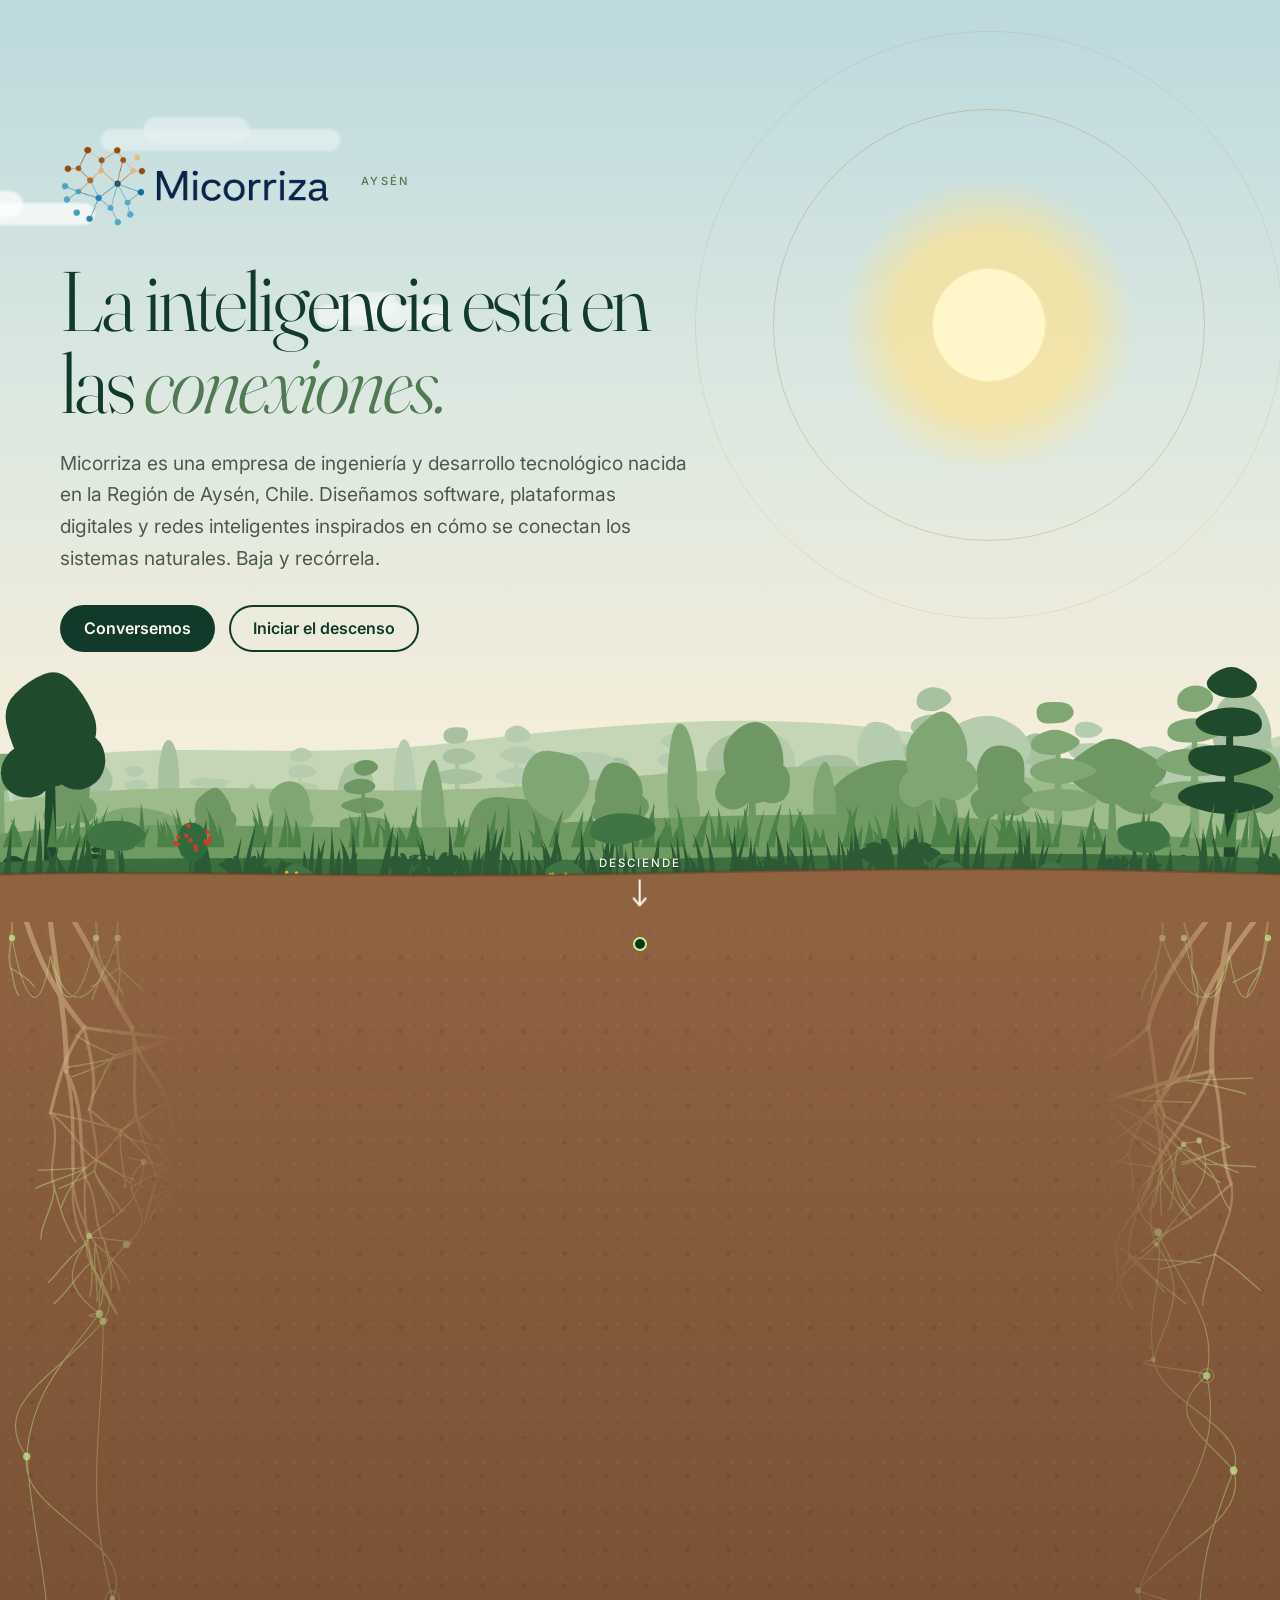
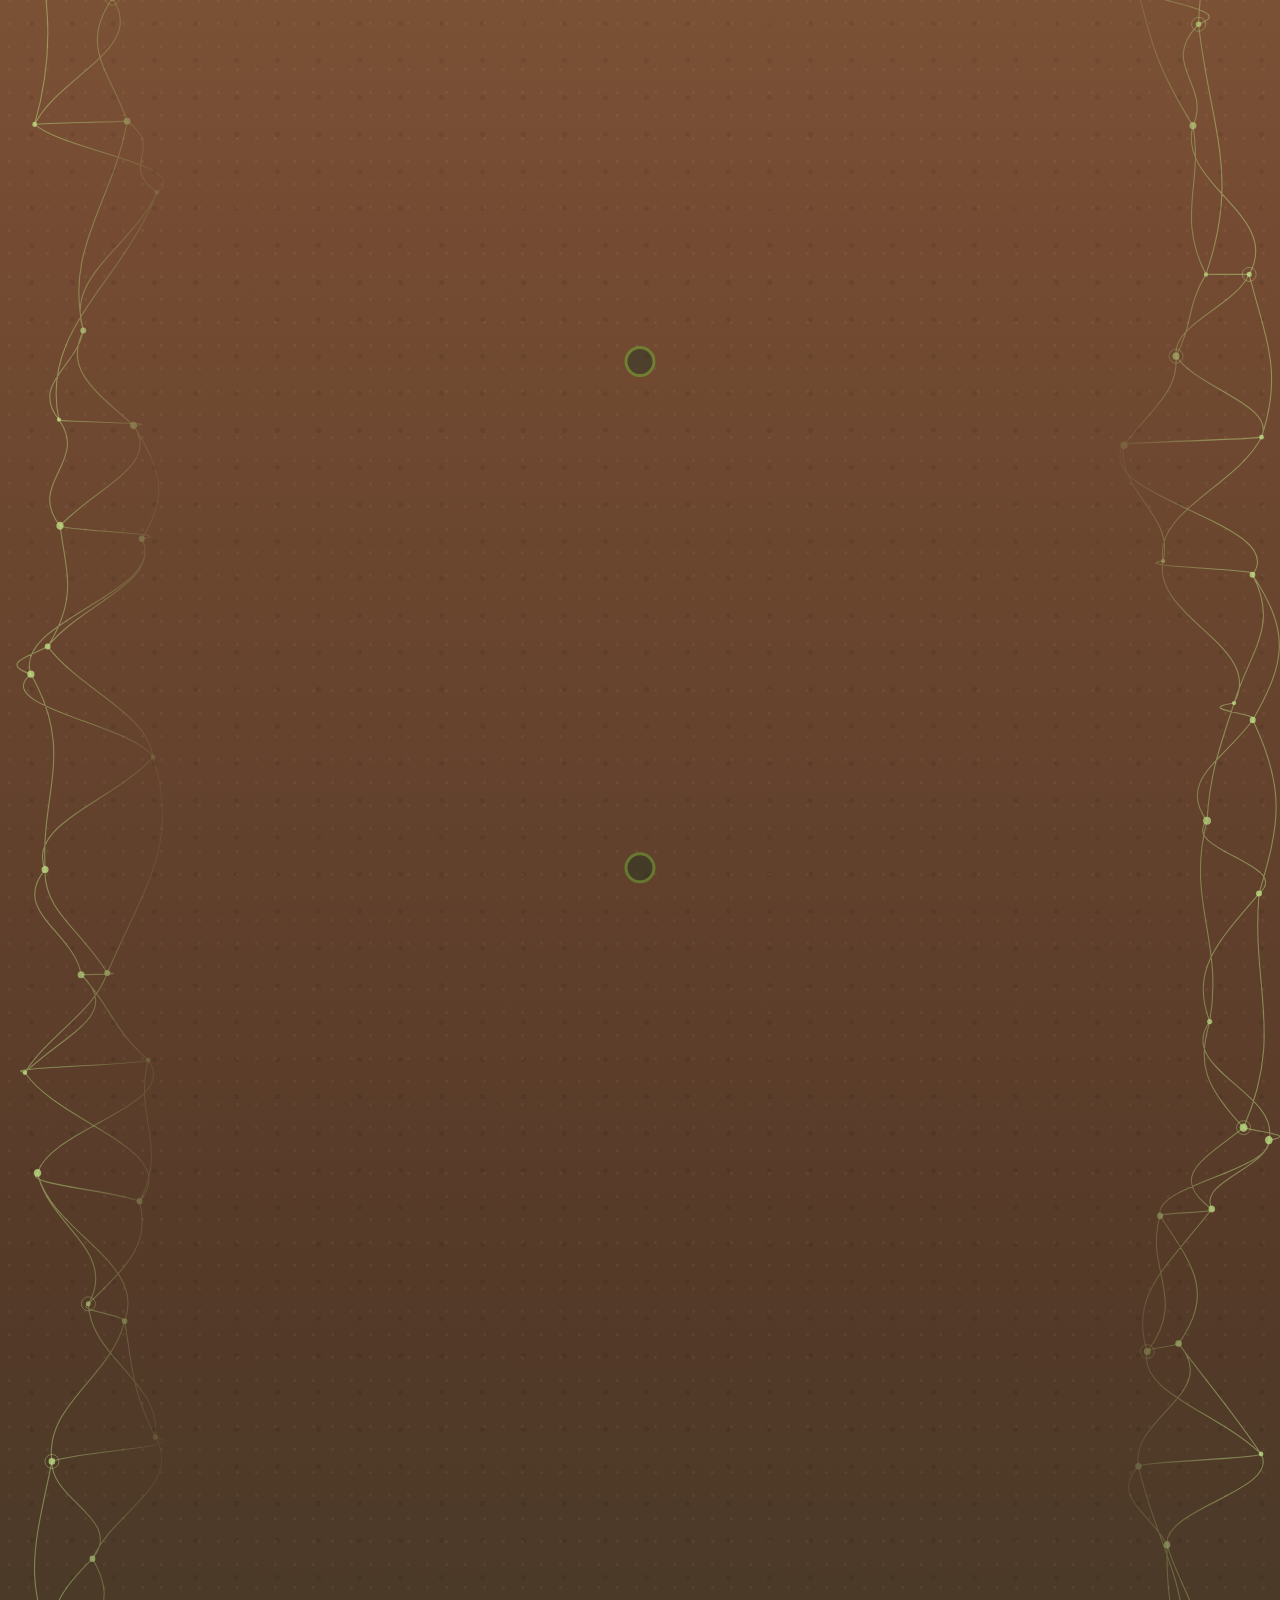
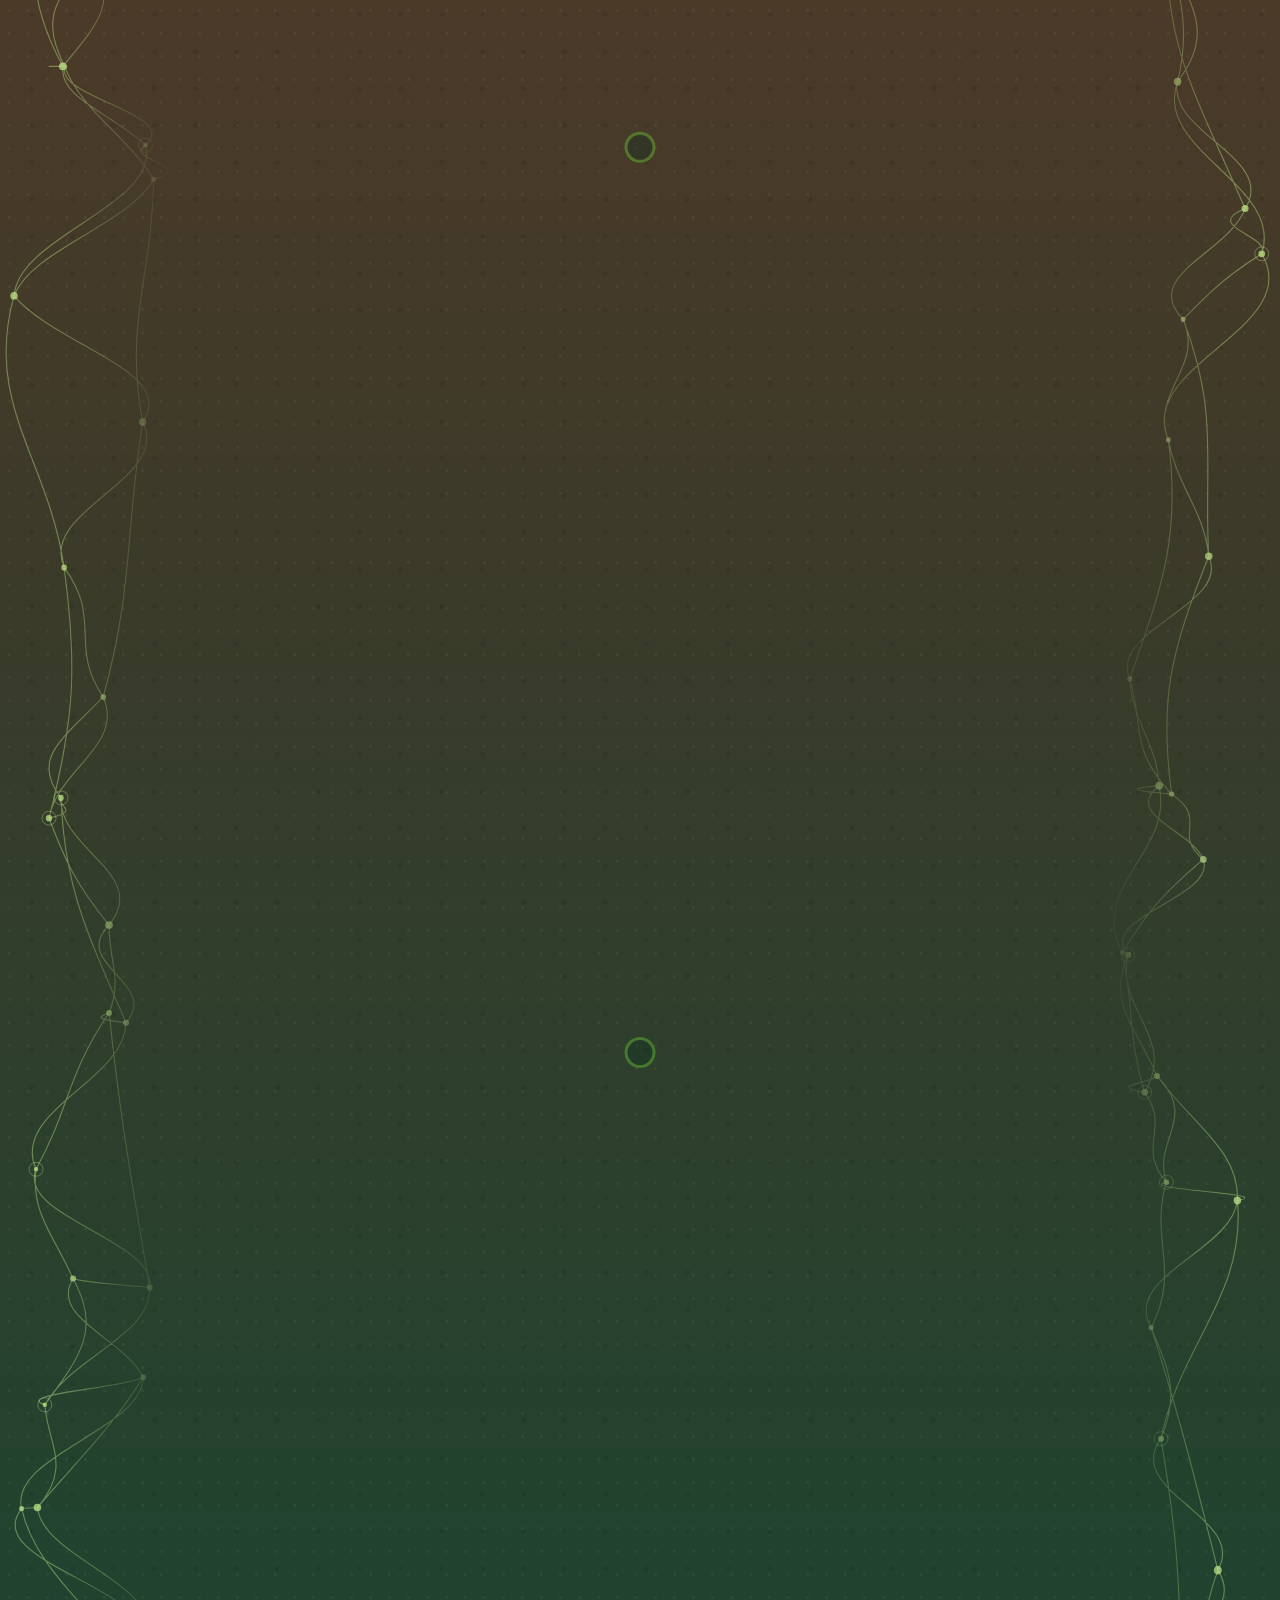
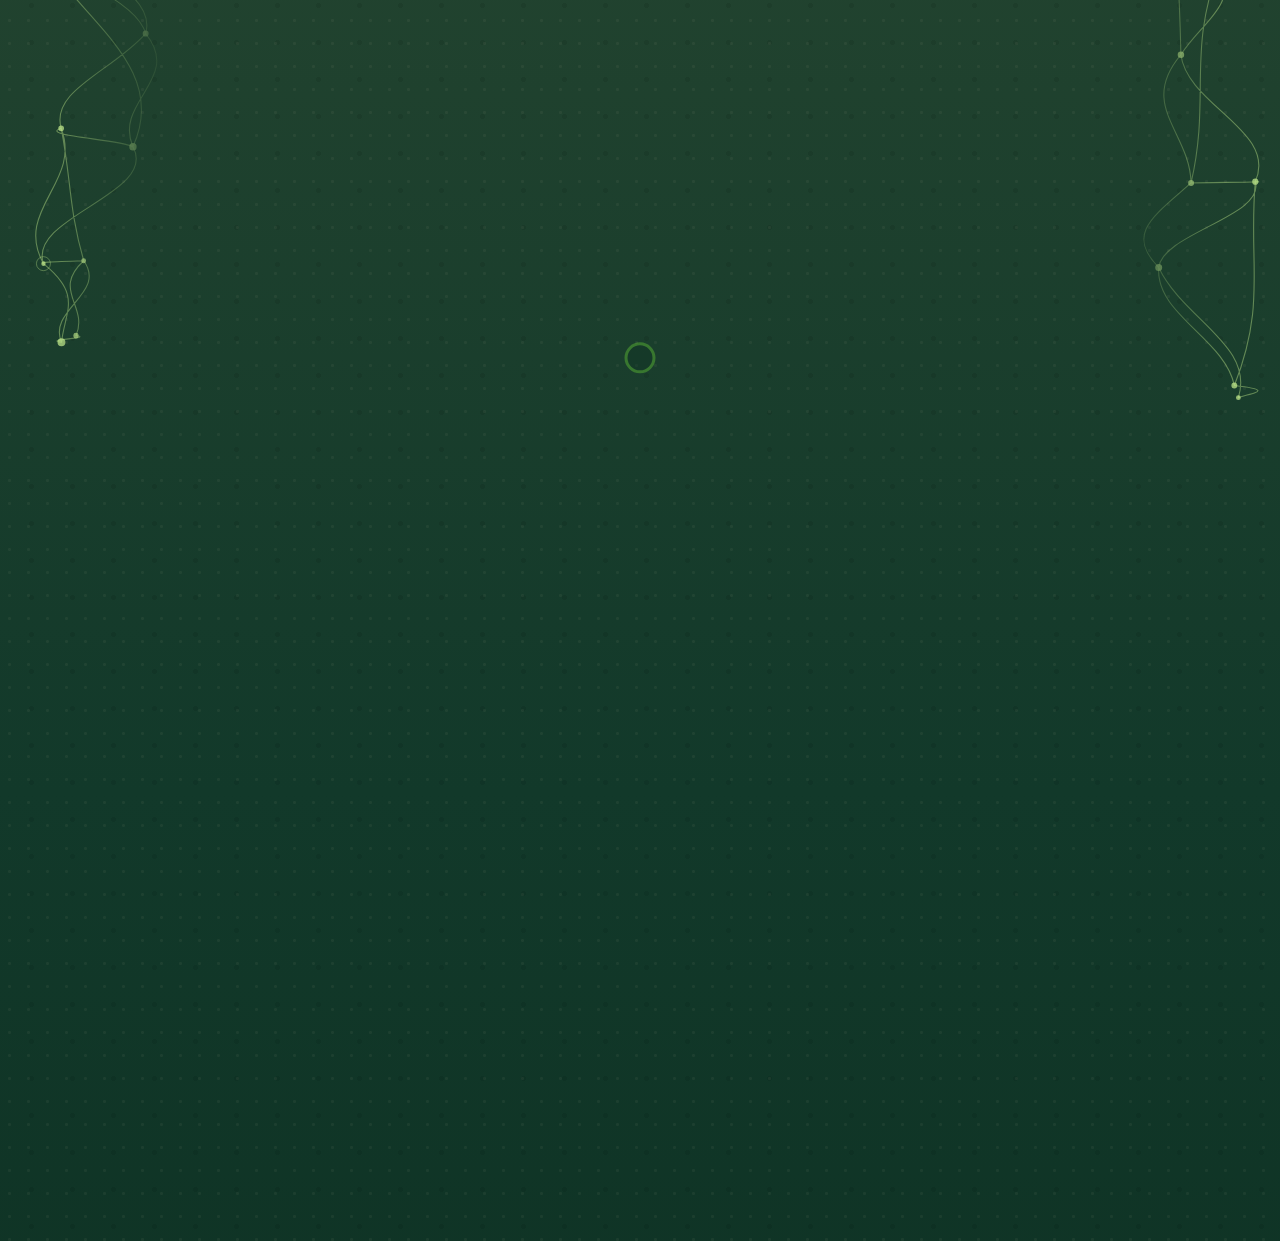
<file: vistas.html>
<!DOCTYPE html>
<html lang="es">
<head>
  <meta name="robots" content="noindex">
  <meta http-equiv="refresh" content="0; url=/">
  <link rel="canonical" href="https://micorriza.bio/">
  <meta charset="UTF-8" />
  <meta name="viewport" content="width=device-width, initial-scale=1.0" />
  <title>Vistas — Micorriza</title>
  <meta name="description" content="Galería de combinaciones portada + transición de bienvenida para evaluar el tono de la entrada al sitio Micorriza." />
  <link rel="preconnect" href="https://fonts.googleapis.com" />
  <link rel="preconnect" href="https://fonts.gstatic.com" crossorigin />
  <link href="https://fonts.googleapis.com/css2?family=Sora:wght@300;400;500;600;700&family=Fraunces:opsz,wght@9..144,400;9..144,500;9..144,600&display=swap" rel="stylesheet" />
  <link rel="stylesheet" href="styles.css" />
  <link rel="stylesheet" href="intros/intros.css?v=20260506a" />
  <link rel="icon" type="image/svg+xml" href="assets/favicon.svg" />
</head>
<body data-intro-manual="1">
  <div id="intro-root" aria-hidden="true"></div>
  <div class="topo-bg" aria-hidden="true"></div>

  <header class="site-header">
    <div class="container header-inner">
      <a class="brand" href="index.html" aria-label="Micorriza inicio">
        <span class="brand-logo" aria-hidden="true">
          <svg viewBox="0 0 64 64" fill="none" xmlns="http://www.w3.org/2000/svg">
            <g stroke-linecap="round">
              <line x1="32" y1="32" x2="14" y2="18" stroke="#898561" stroke-width="1.4"/>
              <line x1="32" y1="32" x2="48" y2="14" stroke="#898561" stroke-width="1.4"/>
              <line x1="32" y1="32" x2="14" y2="46" stroke="#66B7C9" stroke-width="1.4"/>
              <line x1="32" y1="32" x2="50" y2="50" stroke="#66B7C9" stroke-width="1.4"/>
            </g>
            <circle cx="32" cy="32" r="4" fill="#1F3B5B"/>
            <circle cx="14" cy="18" r="2.5" fill="#3B2E26"/>
            <circle cx="48" cy="14" r="2.5" fill="#B07A4A"/>
            <circle cx="14" cy="46" r="2.5" fill="#66B7C9"/>
            <circle cx="50" cy="50" r="2.5" fill="#66B7C9"/>
          </svg>
        </span>
        <span class="brand-name">Micorriza</span>
      </a>
      <a href="index.html" class="btn btn-pill btn-primary" style="margin-left:auto">Volver al sitio</a>
    </div>
  </header>

  <main class="vistas-main">
    <div class="container vistas-head">
      <div class="breadcrumb">
        <a href="index.html">Inicio</a> &nbsp;/&nbsp; Vistas
      </div>
      <h1>Vistas: portada + transición de bienvenida</h1>
      <p>
        Cada tarjeta combina la portada actual con una de las cuatro transiciones de
        bienvenida candidatas. Reproduce cualquiera para ver la animación, abre la
        vista completa para experimentar el sitio entero, o márcala como
        <strong>predeterminada</strong> para que sea la que reciba a tus visitantes.
      </p>
    </div>

    <div class="container">
      <div class="vistas-grid" id="vistas-grid"></div>
    </div>
  </main>

  <script type="module">
    import { INTROS, playIntro, getDefaultIntro, setDefaultIntro } from "./intros/intros.js?v=20260507e";

    const grid = document.getElementById("vistas-grid");
    const root = document.getElementById("intro-root");

    function render() {
      const def = getDefaultIntro();
      grid.innerHTML = "";
      INTROS.forEach((intro, i) => {
        const isDefault = intro.id === def;
        const card = document.createElement("article");
        card.className = "vista-card" + (isDefault ? " is-default" : "");
        card.dataset.id = intro.id;
        card.innerHTML = `
          <div class="vista-thumb" data-action="play" title="Reproducir transición">
            ${intro.thumb()}
            <button class="vista-play" type="button" data-action="play">▶ Reproducir</button>
          </div>
          <div class="vista-body">
            <span class="meta">Portada 1 · Transición ${i + 1}</span>
            <h3>${intro.label}
              <span class="vista-default-chip">Predeterminada</span>
            </h3>
            <p>${intro.summary}</p>
            <div class="vista-actions">
              <a class="btn btn-primary" href="index.html?portada=1&intro=${intro.id}">
                Abrir vista completa
              </a>
              <button class="btn btn-link vista-mark-default" type="button" data-action="default">
                Marcar como predeterminada
              </button>
            </div>
          </div>
        `;
        grid.appendChild(card);
      });
    }

    grid.addEventListener("click", async (e) => {
      const card = e.target.closest(".vista-card");
      if (!card) return;
      const action = e.target.closest("[data-action]")?.dataset.action;
      const id = card.dataset.id;
      if (action === "play") {
        await playIntro(id, { container: root, force: true });
      } else if (action === "default") {
        setDefaultIntro(id);
        render();
      }
    });

    render();
  </script>
</body>
</html>
</file>
<file: styles.css>
/* ================================================================
   Micorriza — Brand styles
   Palette:  #3B2E26 Tierra Oscura · #898561 Arcilla · #DCC8A8 Arena
             #1F3B5B Azul Profundo · #66B7C9 Azul Agua · #F7F5F2 Blanco Mineral
   Type:     Sora (300, 400, 500, 600, 700)
   ================================================================ */

:root {
  --tierra: #3B2E26;
  --arcilla: #898561;
  --arena: #DCC8A8;
  --azul: #1F3B5B;
  --agua: #66B7C9;
  --blanco: #F7F5F2;
  --ink: #1c2028;
  --ink-soft: #4a5160;
  --line: #e8e2d6;
  --shadow: 0 30px 60px -30px rgba(31, 59, 91, 0.18);
  --radius: 18px;
  --container: 1200px;
}

* { box-sizing: border-box; }

html { scroll-behavior: smooth; }

body {
  margin: 0;
  font-family: "Sora", system-ui, -apple-system, "Segoe UI", sans-serif;
  font-weight: 400;
  color: var(--ink);
  background: var(--blanco);
  line-height: 1.55;
  -webkit-font-smoothing: antialiased;
  text-rendering: optimizeLegibility;
}

img, svg { display: block; max-width: 100%; }

a { color: inherit; text-decoration: none; }

/* ----- Topographic background ----- */
.topo-bg {
  position: fixed; inset: 0;
  z-index: -1;
  background:
    radial-gradient(1200px 700px at 80% -10%, rgba(102, 183, 201, 0.08), transparent 60%),
    radial-gradient(900px 600px at -10% 30%, rgba(137, 133, 97, 0.07), transparent 60%),
    var(--blanco);
}
.topo-bg::after {
  content: "";
  position: absolute; inset: 0;
  background-image:
    radial-gradient(circle at 1px 1px, rgba(31, 59, 91, 0.08) 1px, transparent 0);
  background-size: 28px 28px;
  opacity: 0.45;
  mask-image: linear-gradient(to bottom, black, transparent 70%);
}

.container {
  width: min(var(--container), calc(100% - 48px));
  margin-inline: auto;
}

/* ----- Buttons ----- */
.btn {
  display: inline-flex; align-items: center; justify-content: center;
  gap: 8px;
  padding: 14px 22px;
  border-radius: 999px;
  font-weight: 600;
  font-size: 0.95rem;
  letter-spacing: 0.01em;
  border: 1px solid transparent;
  cursor: pointer;
  transition: transform 0.15s ease, background 0.2s ease, color 0.2s ease, box-shadow 0.2s ease;
}
.btn-primary {
  background: var(--azul);
  color: var(--blanco);
  box-shadow: 0 8px 20px -8px rgba(31, 59, 91, 0.5);
}
.btn-primary:hover { background: #16304b; transform: translateY(-1px); }
.btn-link {
  padding: 14px 6px;
  background: transparent;
  color: var(--azul);
  font-weight: 600;
}
.btn-link:hover { color: var(--agua); }
.btn-pill { padding: 10px 20px; font-size: 0.9rem; }
.btn-block { width: 100%; }

/* ----- Header ----- */
.site-header {
  position: sticky; top: 0;
  z-index: 50;
  background: rgba(247, 245, 242, 0.78);
  backdrop-filter: saturate(140%) blur(14px);
  -webkit-backdrop-filter: saturate(140%) blur(14px);
  border-bottom: 1px solid rgba(31, 59, 91, 0.07);
}
.header-inner {
  display: flex; align-items: center; gap: 32px;
  height: 76px;
}
.brand {
  display: inline-flex; align-items: center; gap: 12px;
  font-weight: 600;
  color: var(--azul);
  letter-spacing: -0.01em;
}
.brand-name { font-size: 1.3rem; }
.brand-logo svg { width: 38px; height: 38px; }
.primary-nav { margin-left: auto; }
.primary-nav ul {
  display: flex; gap: 28px;
  list-style: none; padding: 0; margin: 0;
}
.primary-nav a {
  font-size: 0.92rem;
  color: var(--ink-soft);
  font-weight: 500;
  position: relative;
}
.primary-nav a:hover { color: var(--azul); }
.primary-nav a::after {
  content: "";
  position: absolute;
  left: 0; right: 0; bottom: -6px;
  height: 2px;
  background: var(--agua);
  transform: scaleX(0);
  transform-origin: left center;
  transition: transform 0.25s ease;
}
.primary-nav a:hover::after { transform: scaleX(1); }
.nav-toggle {
  display: none;
  width: 40px; height: 40px;
  background: transparent;
  border: 1px solid var(--line);
  border-radius: 10px;
  cursor: pointer;
  padding: 0;
  flex-direction: column; align-items: center; justify-content: center;
  gap: 4px;
}
.nav-toggle span {
  width: 18px; height: 2px;
  background: var(--azul);
  border-radius: 2px;
}

/* ----- Eyebrow / sections ----- */
.eyebrow {
  display: inline-block;
  font-size: 0.78rem;
  font-weight: 600;
  letter-spacing: 0.18em;
  text-transform: uppercase;
  color: var(--arcilla);
  margin-bottom: 16px;
}
.eyebrow-dark { color: var(--tierra); }
.eyebrow-light { color: var(--arena); }

h1, h2, h3, h4, h5 {
  margin: 0 0 18px;
  color: var(--azul);
  letter-spacing: -0.02em;
  line-height: 1.15;
  font-weight: 600;
}
h1 {
  font-family: "Fraunces", "Sora", Georgia, serif;
  font-size: clamp(2.4rem, 5.6vw, 4rem);
  font-weight: 500;
  letter-spacing: -0.025em;
  line-height: 1.05;
}
h1 em { font-style: normal; color: var(--tierra); }
h1 .accent { color: var(--agua); }
h2 { font-size: clamp(1.7rem, 3vw, 2.5rem); }
h3 { font-size: 1.2rem; }
h4 { font-size: 1rem; }
p  { margin: 0 0 14px; color: var(--ink-soft); }

.section-head {
  max-width: 720px;
  margin: 0 auto 56px;
  text-align: center;
}
.section-head p { font-size: 1.05rem; }

/* ----- Hero ----- */
.hero { padding: 64px 0 40px; min-height: calc(100vh - 76px); display: flex; align-items: center; }
.hero-grid {
  display: grid;
  grid-template-columns: minmax(0, 1fr) minmax(0, 1.2fr);
  gap: 56px;
  align-items: center;
  width: 100%;
}
.hero-copy { padding-left: 0; }
@media (min-width: 1025px) {
  .hero-copy { padding-left: clamp(8px, 2vw, 32px); }
}
.hero-copy .lede {
  font-size: 1.05rem;
  max-width: 480px;
  margin-bottom: 32px;
}
.hero-cta {
  display: flex; gap: 14px; align-items: center;
  margin-bottom: 40px;
  flex-wrap: wrap;
}
.hero-tagline {
  display: inline-flex;
  align-items: center;
  gap: 12px;
  margin: 0;
  padding: 10px 18px 10px 12px;
  background: rgba(102, 183, 201, 0.08);
  border: 1px solid rgba(102, 183, 201, 0.22);
  border-radius: 999px;
  font-size: 0.92rem;
  color: var(--ink-soft);
  font-weight: 500;
}
.tagline-icon {
  display: inline-flex;
  align-items: center; justify-content: center;
  width: 30px; height: 30px;
  border-radius: 50%;
  background: rgba(102, 183, 201, 0.18);
}
.tagline-icon svg { width: 18px; height: 18px; }

.hero-visual {
  position: relative;
  width: 100%;
}
.hero-image {
  width: 100%;
  height: auto;
  display: block;
}

/* ----- Essence ----- */
.essence {
  padding: 80px 0;
  background:
    linear-gradient(180deg, transparent, rgba(220, 200, 168, 0.18) 60%, transparent);
}
.essence-grid {
  display: grid;
  grid-template-columns: 220px 1fr;
  gap: 56px;
  align-items: center;
  background: rgba(247, 245, 242, 0.6);
  border: 1px solid var(--line);
  border-radius: var(--radius);
  padding: 48px;
  box-shadow: var(--shadow);
}
.essence-mark { background: linear-gradient(180deg, #fbf8f1, #f1ead9); border-radius: 14px; }
.essence-copy h2 { color: var(--tierra); }
.essence-copy p { font-size: 1.05rem; max-width: 620px; }

/* ----- Solutions cards ----- */
.solutions { padding: 96px 0; }
.cards {
  display: grid;
  grid-template-columns: repeat(4, 1fr);
  gap: 24px;
}
.card {
  background: #fff;
  border: 1px solid var(--line);
  border-radius: var(--radius);
  padding: 28px;
  transition: transform 0.25s ease, box-shadow 0.25s ease, border-color 0.25s ease;
  position: relative;
  overflow: hidden;
}
.card::before {
  content: "";
  position: absolute;
  inset: 0;
  background: radial-gradient(400px 200px at 100% 0%, rgba(102, 183, 201, 0.12), transparent 60%);
  opacity: 0;
  transition: opacity 0.3s ease;
}
.card:hover {
  transform: translateY(-4px);
  border-color: rgba(102, 183, 201, 0.5);
  box-shadow: var(--shadow);
}
.card:hover::before { opacity: 1; }
.card-icon {
  display: inline-flex;
  align-items: center; justify-content: center;
  width: 48px; height: 48px;
  border-radius: 12px;
  background: rgba(102, 183, 201, 0.12);
  color: var(--azul);
  margin-bottom: 18px;
}
.card-icon svg { width: 26px; height: 26px; }
.card h3 { color: var(--tierra); }
.card p  { font-size: 0.95rem; }

/* ----- Sectors ----- */
.sectors { padding: 96px 0; background: rgba(220, 200, 168, 0.14); border-block: 1px solid var(--line); }
.sector-grid {
  display: grid;
  grid-template-columns: repeat(3, 1fr);
  gap: 1px;
  background: var(--line);
  border: 1px solid var(--line);
  border-radius: var(--radius);
  overflow: hidden;
}
.sector {
  background: #fff;
  padding: 32px;
  transition: background 0.2s ease;
}
.sector:hover { background: #fbf8f1; }
.sector-num {
  display: inline-block;
  font-size: 0.8rem;
  font-weight: 600;
  color: var(--arcilla);
  letter-spacing: 0.12em;
  margin-bottom: 12px;
}
.sector h4 { color: var(--azul); margin-bottom: 8px; }
.sector p  { font-size: 0.9rem; margin: 0; }

/* ----- Tech / metrics ----- */
.tech { padding: 96px 0; }
.tech-grid {
  display: grid;
  grid-template-columns: 1fr 1fr;
  gap: 64px;
  align-items: center;
}
.tech-stack {
  list-style: none; padding: 0; margin: 24px 0 0;
  display: grid; gap: 14px;
}
.tech-stack li {
  display: grid;
  grid-template-columns: 24px 1fr;
  gap: 14px;
  align-items: start;
  padding: 16px 18px;
  background: #fff;
  border: 1px solid var(--line);
  border-radius: 12px;
}
.tech-stack .dot {
  display: inline-block;
  width: 14px; height: 14px;
  border-radius: 50%;
  background: var(--c, var(--azul));
  margin-top: 4px;
  box-shadow: 0 0 0 4px color-mix(in srgb, var(--c, var(--azul)) 18%, transparent);
}
.tech-stack strong { display: block; color: var(--azul); }
.tech-stack span   { font-size: 0.9rem; color: var(--ink-soft); }

.metrics-panel {
  background: #fff;
  border: 1px solid var(--line);
  border-radius: var(--radius);
  padding: 28px;
  box-shadow: var(--shadow);
  display: grid;
  gap: 22px;
}
.metrics-head {
  display: flex; align-items: center; gap: 10px;
  font-size: 0.9rem;
  color: var(--ink-soft);
  padding-bottom: 18px;
  border-bottom: 1px solid var(--line);
}
.metrics-head strong { color: var(--azul); }
.dot-status {
  width: 10px; height: 10px;
  background: var(--agua);
  border-radius: 50%;
  box-shadow: 0 0 0 4px rgba(102, 183, 201, 0.25);
}
.metrics-row {
  display: grid;
  grid-template-columns: repeat(3, 1fr);
  gap: 16px;
}
.metric strong {
  display: block;
  font-size: 1.6rem;
  color: var(--azul);
  font-weight: 600;
}
.metric span {
  font-size: 0.82rem;
  color: var(--ink-soft);
}
.metric-block {
  background: #fbf8f1;
  border-radius: 14px;
  padding: 18px;
}
.metric-block-head {
  display: flex; justify-content: space-between; align-items: baseline;
  margin-bottom: 10px;
  font-size: 0.9rem;
  color: var(--ink-soft);
}
.metric-block-head strong { color: var(--azul); font-size: 1rem; }
.trend { color: #2c8b9a; font-weight: 600; }
.muted { font-size: 0.8rem; color: var(--ink-soft); }
.sparkline { width: 100%; height: 64px; }
.bar {
  height: 8px;
  background: rgba(31, 59, 91, 0.08);
  border-radius: 999px;
  overflow: hidden;
}
.bar span {
  display: block;
  height: 100%;
  width: var(--w, 50%);
  background: linear-gradient(90deg, var(--agua), var(--azul));
  border-radius: 999px;
}

/* ----- Icon band ----- */
.icons-band { padding: 88px 0; background: rgba(220, 200, 168, 0.14); }
.icon-row {
  list-style: none; padding: 0; margin: 0;
  display: grid;
  grid-template-columns: repeat(8, 1fr);
  gap: 24px;
}
.icon-row li {
  display: flex; flex-direction: column; align-items: center; gap: 10px;
  color: var(--tierra);
  text-align: center;
  padding: 18px 8px;
  border-radius: 12px;
  transition: background 0.2s ease, color 0.2s ease;
}
.icon-row li:hover { background: rgba(102, 183, 201, 0.12); color: var(--azul); }
.icon-row svg { width: 36px; height: 36px; }
.icon-row span { font-size: 0.82rem; font-weight: 500; }

/* ----- Resources ----- */
.resources { padding: 96px 0; }
.resource-grid {
  display: grid;
  grid-template-columns: repeat(3, 1fr);
  gap: 24px;
}
.resource {
  display: block;
  padding: 28px;
  background: #fff;
  border: 1px solid var(--line);
  border-radius: var(--radius);
  transition: transform 0.25s ease, border-color 0.25s ease, box-shadow 0.25s ease;
}
.resource:hover {
  transform: translateY(-4px);
  border-color: rgba(102, 183, 201, 0.6);
  box-shadow: var(--shadow);
}
.resource-tag {
  display: inline-block;
  font-size: 0.72rem;
  font-weight: 600;
  letter-spacing: 0.14em;
  text-transform: uppercase;
  color: var(--arcilla);
  margin-bottom: 14px;
}
.resource h4 { color: var(--azul); margin-bottom: 10px; font-size: 1.1rem; }
.resource p  { font-size: 0.95rem; }
.resource-link { color: var(--agua); font-weight: 600; font-size: 0.9rem; }

/* ----- About ----- */
.about { padding: 96px 0; }
.about-grid {
  display: grid;
  grid-template-columns: 1.2fr 1fr;
  gap: 64px;
  align-items: center;
}
.about em { font-style: italic; color: var(--tierra); }
.values {
  list-style: none; padding: 0; margin: 24px 0 0;
  display: grid; gap: 12px;
}
.values li {
  padding-left: 18px;
  position: relative;
  color: var(--ink-soft);
}
.values li::before {
  content: "";
  position: absolute;
  left: 0; top: 10px;
  width: 8px; height: 8px;
  background: var(--agua);
  border-radius: 50%;
}
.values strong { color: var(--azul); }

.about-quote {
  margin: 0;
  padding: 40px;
  background:
    linear-gradient(180deg, #fbf8f1, #f1ead9);
  border: 1px solid var(--line);
  border-radius: var(--radius);
  position: relative;
}
.about-quote::before {
  content: "“";
  position: absolute;
  top: 12px; left: 24px;
  font-size: 5rem;
  line-height: 1;
  color: var(--arena);
  font-family: Georgia, serif;
}
.about-quote blockquote {
  margin: 0;
  font-size: 1.2rem;
  line-height: 1.5;
  color: var(--tierra);
  font-weight: 500;
  padding-top: 20px;
}
.about-quote figcaption {
  margin-top: 16px;
  font-size: 0.9rem;
  color: var(--arcilla);
  font-weight: 500;
}

/* ----- CTA ----- */
.cta {
  margin: 0 24px 40px;
  background: linear-gradient(135deg, var(--tierra), var(--azul));
  color: var(--blanco);
  border-radius: 28px;
  overflow: hidden;
  position: relative;
}
.cta::before {
  content: "";
  position: absolute;
  inset: -1px;
  background-image:
    radial-gradient(circle at 1px 1px, rgba(247, 245, 242, 0.07) 1px, transparent 0);
  background-size: 24px 24px;
  pointer-events: none;
}
.cta-inner {
  position: relative;
  display: grid;
  grid-template-columns: 1fr 1fr;
  gap: 56px;
  padding: 72px 24px;
}
.cta h2 { color: var(--blanco); max-width: 480px; }
.cta p { color: rgba(247, 245, 242, 0.8); max-width: 460px; }
.cta-form {
  background: rgba(247, 245, 242, 0.06);
  border: 1px solid rgba(247, 245, 242, 0.18);
  border-radius: 20px;
  padding: 28px;
  display: grid;
  gap: 16px;
  backdrop-filter: blur(6px);
}
.cta-form label { display: grid; gap: 6px; }
.cta-form span {
  font-size: 0.78rem;
  letter-spacing: 0.12em;
  text-transform: uppercase;
  color: var(--arena);
  font-weight: 600;
}
.cta-form input {
  background: rgba(247, 245, 242, 0.08);
  border: 1px solid rgba(247, 245, 242, 0.18);
  color: var(--blanco);
  padding: 14px 16px;
  border-radius: 12px;
  font-family: inherit;
  font-size: 0.95rem;
  transition: border-color 0.2s ease, background 0.2s ease;
}
.cta-form input::placeholder { color: rgba(247, 245, 242, 0.45); }
.cta-form input:focus {
  outline: none;
  border-color: var(--agua);
  background: rgba(102, 183, 201, 0.1);
}
.cta-form .btn-primary { background: var(--agua); color: var(--azul); }
.cta-form .btn-primary:hover { background: #87cad9; }
.form-success {
  margin: 0;
  font-size: 0.9rem;
  color: var(--arena);
  text-align: center;
}

/* ----- Footer ----- */
.site-footer {
  background: var(--tierra);
  color: rgba(247, 245, 242, 0.75);
  padding: 72px 0 32px;
}
.footer-grid {
  display: grid;
  grid-template-columns: 1.4fr 1fr 1fr 1fr;
  gap: 40px;
  padding-bottom: 48px;
  border-bottom: 1px solid rgba(247, 245, 242, 0.1);
}
.brand-light, .brand-light .brand-name { color: var(--blanco); }
.footer-brand p { color: rgba(247, 245, 242, 0.6); margin-top: 16px; max-width: 260px; }
.site-footer h5 {
  color: var(--blanco);
  font-size: 0.85rem;
  letter-spacing: 0.14em;
  text-transform: uppercase;
  margin-bottom: 16px;
}
.site-footer ul { list-style: none; padding: 0; margin: 0; display: grid; gap: 10px; }
.site-footer a { font-size: 0.92rem; color: rgba(247, 245, 242, 0.7); }
.site-footer a:hover { color: var(--agua); }
.footer-bottom {
  display: flex;
  justify-content: space-between;
  align-items: center;
  padding-top: 24px;
  font-size: 0.82rem;
  color: rgba(247, 245, 242, 0.5);
  flex-wrap: wrap;
  gap: 12px;
}

/* ----- Reveal on scroll ----- */
.reveal {
  opacity: 0;
  transform: translateY(20px);
  transition: opacity 0.6s ease, transform 0.6s ease;
}
.reveal.is-visible {
  opacity: 1;
  transform: none;
}

/* ----- Eyebrow viewport reveal ----- */
.eyebrow {
  opacity: 0;
  letter-spacing: 0.30em;
  transition: opacity 0.5s ease, letter-spacing 0.5s ease;
}
.eyebrow.is-revealed {
  opacity: 1;
  letter-spacing: 0.18em;
}
@media (prefers-reduced-motion: reduce) {
  .eyebrow { opacity: 1; letter-spacing: 0.18em; transition: none; }
}

/* ================================================================
   New components — KPI strip, Manifesto band, Partners + Cases,
   Sector POV, Section dividers
   ================================================================ */

/* ----- KPI strip (post-hero credibility band) ----- */
.kpi-strip {
  border-block: 1px solid var(--line);
  background:
    linear-gradient(180deg, transparent, rgba(247, 245, 242, 0.4));
  padding: 36px 0;
}
.kpi-grid {
  display: grid;
  grid-template-columns: repeat(4, 1fr);
  gap: 32px;
  align-items: center;
}
.kpi-tile {
  display: flex;
  flex-direction: column;
  gap: 4px;
  padding-inline: 24px;
  border-left: 1px solid var(--line);
}
.kpi-tile:first-child { border-left: 0; padding-left: 0; }
.kpi-num {
  font-family: "Fraunces", "Sora", Georgia, serif;
  font-weight: 500;
  font-size: clamp(1.6rem, 3vw, 2.2rem);
  color: var(--azul);
  line-height: 1.05;
  letter-spacing: -0.02em;
}
.kpi-desc {
  font-size: 0.85rem;
  color: var(--ink-soft);
  line-height: 1.4;
}

/* ----- Manifesto band (replaces redundant "Esencia") ----- */
.manifesto-band {
  padding: 96px 0;
  background:
    radial-gradient(900px 320px at 50% 50%, rgba(220, 200, 168, 0.30), transparent 70%),
    linear-gradient(180deg, transparent, rgba(102, 183, 201, 0.04));
  text-align: center;
}
.manifesto-band blockquote {
  font-family: "Fraunces", "Sora", Georgia, serif;
  font-weight: 500;
  font-size: clamp(1.55rem, 3.3vw, 2.4rem);
  line-height: 1.25;
  color: var(--azul);
  max-width: 820px;
  margin: 0 auto 22px;
  letter-spacing: -0.012em;
}
.manifesto-band blockquote::before { content: "\201C"; color: var(--agua); margin-right: 2px; }
.manifesto-band blockquote::after  { content: "\201D"; color: var(--agua); margin-left: 2px; }
.manifesto-band cite {
  font-style: normal;
  font-size: 0.78rem;
  font-weight: 600;
  letter-spacing: 0.18em;
  text-transform: uppercase;
  color: var(--arcilla);
}

/* ----- Sector POV (extra line on each sector card) ----- */
.sector-pov {
  display: block;
  margin-top: 8px;
  padding-top: 8px;
  border-top: 1px dashed rgba(102, 183, 201, 0.35);
  font-size: 0.86rem;
  color: var(--azul);
  font-weight: 500;
  line-height: 1.4;
}

/* ----- Metaphor explainer: ¿Qué es una micorriza? -----
   Hongo + Raíz = Micorriza. The visible explainer that grounds the
   brand name and the company vision in the actual biology. */
.metaphor {
  padding: 80px 0 88px;
  background:
    linear-gradient(180deg, transparent, rgba(220, 200, 168, 0.12) 60%, transparent);
}
.metaphor-grid {
  display: grid;
  grid-template-columns: 1fr auto 1fr auto 1fr;
  gap: 28px;
  align-items: stretch;
  margin-bottom: 44px;
}
.metaphor-card {
  background: #fff;
  border: 1px solid var(--line);
  border-radius: var(--radius);
  padding: 30px 24px;
  text-align: center;
  display: flex;
  flex-direction: column;
  align-items: center;
  gap: 10px;
  transition: transform 0.25s ease, border-color 0.25s ease, box-shadow 0.25s ease;
  position: relative;
  overflow: hidden;
}
.metaphor-card:hover {
  transform: translateY(-3px);
  border-color: rgba(102, 183, 201, 0.55);
  box-shadow: var(--shadow);
}
.metaphor-mark {
  display: flex;
  align-items: center;
  justify-content: center;
  width: 88px; height: 88px;
  border-radius: 50%;
  margin-bottom: 6px;
  background: rgba(247, 245, 242, 0.85);
  border: 1px solid var(--line);
}
.metaphor-mark svg {
  width: 64px; height: 64px;
  filter: url(#metaphor-ink);
}
.metaphor-fungus    .metaphor-mark { color: #a8865c; }
.metaphor-root      .metaphor-mark { color: #a05738; }
.metaphor-mycorriza .metaphor-mark {
  color: var(--azul);
  background: linear-gradient(180deg, rgba(102, 183, 201, 0.12), rgba(102, 183, 201, 0.04));
  border-color: rgba(102, 183, 201, 0.35);
}
.metaphor-mycorriza {
  background: linear-gradient(180deg, #fff, rgba(102, 183, 201, 0.06));
  border-color: rgba(102, 183, 201, 0.40);
}
.metaphor-eyebrow {
  font-family: "Fraunces", "Sora", Georgia, serif;
  font-weight: 500;
  font-size: 1.4rem;
  color: var(--azul);
  letter-spacing: -0.01em;
}
.metaphor-fungus .metaphor-eyebrow { color: #8a6c44; }
.metaphor-root   .metaphor-eyebrow { color: #8a4827; }
.metaphor-card p {
  margin: 0;
  font-size: 0.94rem;
  line-height: 1.55;
  color: var(--ink-soft);
  max-width: 28ch;
}
.metaphor-card em {
  font-style: italic;
  color: var(--azul);
  font-weight: 500;
}
.metaphor-op {
  align-self: center;
  font-family: "Fraunces", serif;
  font-weight: 500;
  font-size: 2.2rem;
  color: var(--arcilla);
  user-select: none;
  line-height: 1;
}
.metaphor-bridge {
  max-width: 820px;
  margin: 0 auto;
  text-align: center;
  font-size: 1.05rem;
  line-height: 1.6;
  color: var(--ink-soft);
}
.metaphor-bridge strong {
  color: var(--azul);
  font-weight: 600;
}
@media (max-width: 1024px) {
  .metaphor-grid { grid-template-columns: 1fr; gap: 16px; }
  .metaphor-op { display: none; }
}

/* ----- Tech strip (compact "live system" band, replaces full Tecnología section) ----- */
.tech-strip {
  padding: 64px 0;
  background:
    linear-gradient(180deg, transparent, rgba(220, 200, 168, 0.10));
}
.tech-strip-grid {
  display: grid;
  grid-template-columns: 1fr 1.1fr;
  gap: 56px;
  align-items: center;
}
.tech-strip-copy h3 {
  font-family: "Fraunces", "Sora", Georgia, serif;
  font-weight: 500;
  font-size: clamp(1.4rem, 2.4vw, 1.9rem);
  color: var(--azul);
  letter-spacing: -0.015em;
  line-height: 1.18;
  margin: 6px 0 12px;
}
.tech-strip-copy p {
  font-size: 0.98rem;
  max-width: 460px;
  margin: 0;
}
@media (max-width: 1024px) {
  .tech-strip-grid { grid-template-columns: 1fr; gap: 32px; }
}

/* ----- Partners section ----- */
.partners {
  padding: 96px 0;
  background:
    linear-gradient(180deg, rgba(247, 245, 242, 0.8), transparent);
}
.partners-lede {
  max-width: 720px;
  margin: 0 auto 48px;
  text-align: center;
}
.partners-lede p {
  font-size: 1.02rem;
}

.partners-grid {
  display: grid;
  grid-template-columns: repeat(auto-fit, minmax(160px, 1fr));
  gap: 12px;
  background: #fff;
  border: 1px solid var(--line);
  border-radius: var(--radius);
  padding: 12px;
  margin-bottom: 56px;
}
.partner-logo {
  display: flex;
  align-items: center;
  justify-content: center;
  height: 80px;
  padding: 12px 18px;
  border-radius: 12px;
  color: var(--arcilla);
  transition: color 0.25s ease, background 0.25s ease, transform 0.25s ease;
  filter: saturate(0.6);
  opacity: 0.75;
}
.partner-logo:hover {
  color: var(--azul);
  background: rgba(102, 183, 201, 0.08);
  filter: saturate(1);
  opacity: 1;
  transform: translateY(-2px);
}
.partner-logo svg {
  height: 32px;
  width: auto;
  max-width: 100%;
}

/* ----- Case cards (featured projects) ----- */
.cases-grid {
  display: grid;
  grid-template-columns: repeat(2, 1fr);
  gap: 24px;
}
.case-card {
  position: relative;
  background: #fff;
  border: 1px solid var(--line);
  border-radius: var(--radius);
  padding: 32px;
  display: grid;
  grid-template-rows: auto auto 1fr auto;
  gap: 14px;
  transition: transform 0.25s ease, border-color 0.25s ease, box-shadow 0.25s ease;
  overflow: hidden;
}
.case-card::before {
  content: "";
  position: absolute;
  inset: 0;
  background: radial-gradient(420px 220px at 100% 0%, rgba(102, 183, 201, 0.10), transparent 60%);
  opacity: 0;
  transition: opacity 0.3s ease;
  pointer-events: none;
}
.case-card:hover {
  transform: translateY(-4px);
  border-color: rgba(102, 183, 201, 0.55);
  box-shadow: var(--shadow);
}
.case-card:hover::before { opacity: 1; }
.case-head {
  display: flex;
  justify-content: space-between;
  align-items: center;
  gap: 12px;
}
.case-tag {
  display: inline-block;
  font-size: 0.72rem;
  font-weight: 600;
  letter-spacing: 0.14em;
  text-transform: uppercase;
  color: var(--azul);
  background: rgba(102, 183, 201, 0.14);
  border-radius: 999px;
  padding: 6px 12px;
}
.case-id {
  font-size: 0.72rem;
  letter-spacing: 0.18em;
  text-transform: uppercase;
  color: var(--arcilla);
  font-weight: 600;
}
.case-card h3 {
  margin: 4px 0 0;
  font-size: 1.18rem;
  color: var(--azul);
}
.case-card p {
  margin: 0;
  font-size: 0.94rem;
}
.case-metric {
  margin-top: 10px;
  padding: 18px 20px;
  background: linear-gradient(180deg, #fbf8f1, #f4ead8);
  border-radius: 14px;
  display: grid;
  gap: 4px;
}
.case-metric strong {
  font-family: "Fraunces", "Sora", Georgia, serif;
  font-weight: 500;
  font-size: clamp(1.6rem, 3vw, 2.2rem);
  color: var(--azul);
  line-height: 1.05;
  letter-spacing: -0.02em;
}
.case-metric span {
  font-size: 0.86rem;
  color: var(--ink-soft);
}
.case-cta {
  font-size: 0.92rem;
  font-weight: 600;
  color: var(--agua);
  display: inline-flex;
  align-items: center;
  gap: 6px;
  align-self: start;
}
.case-card:hover .case-cta { color: var(--azul); }

/* ----- Section divider (topographic) ----- */
.section-divider {
  height: 36px;
  margin: 0;
  background:
    linear-gradient(90deg, transparent, rgba(137, 133, 97, 0.08) 20%, rgba(137, 133, 97, 0.08) 80%, transparent),
    repeating-linear-gradient(
      90deg,
      transparent 0 14px,
      rgba(137, 133, 97, 0.16) 14px 16px
    );
  background-size: 100% 100%, 100% 1px;
  background-repeat: no-repeat;
  background-position: center, center 12px;
  position: relative;
  overflow: hidden;
}
.section-divider::before,
.section-divider::after {
  content: "";
  position: absolute;
  left: 0; right: 0;
  height: 1px;
  background: repeating-linear-gradient(
    90deg,
    transparent 0 6px,
    rgba(102, 183, 201, 0.18) 6px 7px
  );
  -webkit-mask-image: linear-gradient(90deg, transparent, black 20%, black 80%, transparent);
          mask-image: linear-gradient(90deg, transparent, black 20%, black 80%, transparent);
}
.section-divider::before { top: 18px; }
.section-divider::after  { bottom: 12px; }

/* ----- About: enriched layout after manifesto move ----- */
.about-credentials {
  display: flex;
  flex-wrap: wrap;
  gap: 8px;
  margin: 22px 0 0;
}
.cred-chip {
  display: inline-flex;
  align-items: center;
  gap: 6px;
  padding: 6px 12px;
  border-radius: 999px;
  background: rgba(102, 183, 201, 0.10);
  border: 1px solid rgba(102, 183, 201, 0.30);
  font-size: 0.82rem;
  color: var(--azul);
  font-weight: 500;
}
.cred-chip strong { color: var(--azul); font-weight: 600; }
.about-bento {
  display: grid;
  grid-template-columns: 1fr 1fr;
  gap: 14px;
}
.bento-tile {
  background: #fff;
  border: 1px solid var(--line);
  border-radius: 14px;
  padding: 22px;
  display: grid;
  gap: 8px;
  transition: border-color 0.2s ease, transform 0.2s ease;
}
.bento-tile:hover {
  border-color: rgba(102, 183, 201, 0.5);
  transform: translateY(-2px);
}
.bento-tile strong {
  display: block;
  color: var(--azul);
  font-weight: 600;
  font-size: 1rem;
}
.bento-tile span {
  font-size: 0.86rem;
  color: var(--ink-soft);
  line-height: 1.4;
}
.bento-tile .bento-num {
  font-family: "Fraunces", "Sora", Georgia, serif;
  font-weight: 500;
  font-size: 1.4rem;
  color: var(--agua);
}

/* ----- Solution card icon hover anim ----- */
.card-icon { transition: transform 0.25s ease; }
.card:hover .card-icon { transform: rotate(4deg) scale(1.05); }
@media (prefers-reduced-motion: reduce) {
  .card:hover .card-icon { transform: none; }
}

/* ----- Responsive ----- */
@media (max-width: 1024px) {
  .hero-grid, .tech-grid, .essence-grid, .about-grid, .cta-inner {
    grid-template-columns: 1fr;
    gap: 40px;
  }
  .essence-grid { padding: 32px; }
  .essence-mark { max-width: 200px; }
  .cards, .sector-grid, .resource-grid { grid-template-columns: repeat(2, 1fr); }
  .icon-row { grid-template-columns: repeat(4, 1fr); }
  .footer-grid { grid-template-columns: 1fr 1fr; }
  .kpi-grid { grid-template-columns: repeat(2, 1fr); gap: 24px; }
  .kpi-tile { border-left: 0; padding-left: 0; }
  .cases-grid { grid-template-columns: 1fr; }
  .about-bento { grid-template-columns: 1fr 1fr; }
}

@media (max-width: 720px) {
  .header-inner { gap: 16px; }
  .primary-nav, .header-inner > .btn-pill { display: none; }
  .nav-toggle { display: inline-flex; }
  .primary-nav.is-open {
    display: block;
    position: absolute;
    top: 76px; left: 0; right: 0;
    background: var(--blanco);
    border-bottom: 1px solid var(--line);
    padding: 16px 24px;
  }
  .primary-nav.is-open ul { flex-direction: column; gap: 14px; }
  .hero { padding: 56px 0; }
  .hero-meta { grid-template-columns: 1fr 1fr; }
  .cards, .sector-grid, .resource-grid { grid-template-columns: 1fr; }
  .icon-row { grid-template-columns: repeat(3, 1fr); }
  .footer-grid { grid-template-columns: 1fr; }
  .cta { margin: 0 12px 24px; }
  .cta-inner { padding: 48px 20px; }
  .partners-grid { grid-template-columns: repeat(2, 1fr); }
  .partner-logo { height: 64px; }
  .manifesto-band { padding: 64px 0; }
  .partners { padding: 64px 0; }
}

/* ============================================================
   Ambient atmosphere — sutil sensación orgánica
   Capas suaves de luz/tierra/agua que añaden profundidad sin
   romper la pulcritud minimalista. Nada supera ~7% de opacidad.
   ============================================================ */

/* Hero: niebla cálida desde el suelo + halo de agua arriba */
.hero { position: relative; isolation: isolate; }
.hero::before {
  content: "";
  position: absolute;
  inset: 0;
  background:
    radial-gradient(ellipse 70% 45% at 50% 100%, rgba(220, 200, 168, 0.22), transparent 70%),
    radial-gradient(ellipse 55% 35% at 25% 5%, rgba(102, 183, 201, 0.06), transparent 70%);
  pointer-events: none;
  z-index: -1;
}

/* Secciones flat → ganan profundidad con halos sutiles tierra/agua */
.solutions, .sectors, .partners, .metaphor, .essence {
  position: relative;
}
.solutions::before, .sectors::before, .partners::before, .metaphor::before {
  content: "";
  position: absolute;
  inset: 0;
  background:
    radial-gradient(ellipse 50% 40% at 5% 95%, rgba(137, 133, 97, 0.045), transparent 60%),
    radial-gradient(ellipse 45% 35% at 95% 5%, rgba(102, 183, 201, 0.035), transparent 60%);
  pointer-events: none;
  z-index: 0;
}
.solutions > .container,
.sectors > .container,
.partners > .container,
.metaphor > .container { position: relative; z-index: 1; }

/* Sectors — paleta cromática por categoría, muy contenida.
   Los acentos solo aparecen como halo de bottom-left y línea
   superior en hover. La grilla blanca dominante se preserva. */
.sector[data-sector="agroindustria"] { --sector-accent: #7fa863; }
.sector[data-sector="energia"]      { --sector-accent: #c89e64; }
.sector[data-sector="logistica"]    { --sector-accent: #66B7C9; }
.sector[data-sector="salud"]        { --sector-accent: #b07a4a; }
.sector[data-sector="publico"]      { --sector-accent: #1F3B5B; }
.sector[data-sector="industria"]    { --sector-accent: #898561; }

.sector { position: relative; overflow: hidden; }
.sector::before {
  content: "";
  position: absolute;
  bottom: -90px; left: -90px;
  width: 220px; height: 220px;
  background: radial-gradient(circle, var(--sector-accent, transparent) 0%, transparent 65%);
  opacity: 0.07;
  transition: opacity 0.35s ease, transform 0.35s ease;
  pointer-events: none;
}
.sector:hover::before { opacity: 0.14; transform: scale(1.12); }
.sector::after {
  content: "";
  position: absolute;
  top: 0; left: 0;
  width: 100%;
  height: 2px;
  background: var(--sector-accent, var(--azul));
  transform-origin: left center;
  transform: scaleX(0);
  transition: transform 0.4s ease;
}
.sector:hover::after { transform: scaleX(1); }
.sector > * { position: relative; z-index: 1; }

/* Mobile menu — translucido con blur sutil */
@media (max-width: 720px) {
  .primary-nav.is-open {
    background: rgba(247, 245, 242, 0.78);
    backdrop-filter: blur(14px) saturate(120%);
    -webkit-backdrop-filter: blur(14px) saturate(120%);
    box-shadow: 0 14px 36px -16px rgba(31, 59, 91, 0.22);
    border-bottom-color: rgba(232, 226, 214, 0.6);
  }
}

/* Manifesto / CTA — vino de tierra cálida y curva orgánica al borde */
.manifesto-band, .cta { position: relative; }
.manifesto-band::before {
  content: "";
  position: absolute;
  inset: 0;
  background: radial-gradient(ellipse 65% 50% at 50% 100%, rgba(176, 122, 74, 0.06), transparent 65%);
  pointer-events: none;
  z-index: 0;
}
.manifesto-band > .container { position: relative; z-index: 1; }

/* Reduced-motion respeta */
@media (prefers-reduced-motion: reduce) {
  .sector::before, .sector::after { transition: none; }
}
</file>
<file: intros/intros.css>
/* ============================================================
   Intro overlay — welcome animations
   Mounted into #intro-root by intros/intros.js.
   ============================================================ */

#intro-root {
  position: fixed;
  inset: 0;
  z-index: 1000;
  pointer-events: none;
}
#intro-root.is-active { pointer-events: auto; }
#intro-root .intro-stage {
  position: absolute;
  inset: 0;
  background: var(--blanco, #F7F5F2);
  display: grid;
  place-items: center;
  overflow: hidden;
}
#intro-root .intro-stage.is-leaving {
  animation: intro-out 280ms ease forwards;
}
@keyframes intro-out {
  to { opacity: 0; transform: scale(1.02); }
}

#intro-root .intro-skip {
  position: absolute;
  bottom: 24px; right: 24px;
  background: rgba(31, 59, 91, 0.08);
  border: 1px solid rgba(31, 59, 91, 0.18);
  border-radius: 999px;
  padding: 8px 14px;
  font: 500 0.78rem/1 "Sora", system-ui, sans-serif;
  color: var(--azul, #1F3B5B);
  cursor: pointer;
  letter-spacing: 0.04em;
  text-transform: uppercase;
  opacity: 0;
  animation: skip-in 400ms 600ms ease forwards;
}
@keyframes skip-in { to { opacity: 1; } }

/* ============================================================
   0) Video institucional: reproduce video_Intro a pantalla completa
   ============================================================ */
.intro-video .intro-stage {
  background: #000;
}
.intro-video .vid-canvas {
  position: absolute;
  inset: 0;
  display: grid;
  place-items: center;
  background: #000;
}
.intro-video .vid-player {
  width: 100%;
  height: 100%;
  object-fit: cover;
  background: #000;
}

/* ============================================================
   0) Simbiosis: bosque vivo → logo Micorriza
   ============================================================ */
.intro-simbiosis .intro-stage,
.intro-simbiosis .sym-canvas {
  background: linear-gradient(180deg, #fafafa 0%, #f5f0e8 100%);
}
.intro-simbiosis .sym-canvas {
  width: min(96vw, 1100px);
  height: auto;
  display: block;
}

/* --- Soil --- */
.intro-simbiosis .sym-soil {
  opacity: 0;
  animation: sym-soil-fade 500ms 200ms ease forwards;
}
@keyframes sym-soil-fade { to { opacity: 0.7; } }

/* --- Trees grow up from base (scale-from-soil) --- */
.intro-simbiosis .sym-tree {
  transform-box: view-box;
  transform: scale(0);
  opacity: 0;
}
.intro-simbiosis .sym-tree.st-1 {
  transform-origin: 300px 350px;
  animation: sym-tree-grow 1100ms 500ms cubic-bezier(.16,.84,.44,1) forwards;
}
.intro-simbiosis .sym-tree.st-2 {
  transform-origin: 500px 350px;
  animation: sym-tree-grow 1200ms 700ms cubic-bezier(.16,.84,.44,1) forwards;
}
.intro-simbiosis .sym-tree.st-3 {
  transform-origin: 700px 350px;
  animation: sym-tree-grow 1100ms 900ms cubic-bezier(.16,.84,.44,1) forwards;
}
@keyframes sym-tree-grow {
  0%   { transform: scale(0); opacity: 0; }
  20%  { opacity: 1; }
  35%  { transform: scale(0.45); }
  60%  { transform: scale(0.55); }
  100% { transform: scale(1);    opacity: 1; }
}

/* --- Mushrooms pop --- */
.intro-simbiosis .sym-mushroom {
  transform-box: view-box;
  transform: scale(0);
  opacity: 0;
  animation: sym-pop 480ms cubic-bezier(.2,.7,.2,1) forwards;
}
.intro-simbiosis .sym-mushroom.sm-1 { transform-origin: 268px 350px; animation-delay: 1700ms; }
.intro-simbiosis .sym-mushroom.sm-2 { transform-origin: 524px 350px; animation-delay: 1850ms; }
.intro-simbiosis .sym-mushroom.sm-3 { transform-origin: 731px 350px; animation-delay: 2000ms; }
@keyframes sym-pop {
  0%   { opacity: 0; transform: scale(0); }
  60%  { opacity: 1; transform: scale(1.2); }
  100% { opacity: 1; transform: scale(1); }
}

/* --- Roots draw outward (per-tree timing) --- */
.intro-simbiosis .sym-root {
  fill: none;
  stroke-linecap: round;
  stroke-dasharray: 200;
  stroke-dashoffset: 200;
  animation: sym-draw 700ms cubic-bezier(.55,.05,.45,.95) forwards;
}
.intro-simbiosis .sr-1-1, .intro-simbiosis .sr-1-2,
.intro-simbiosis .sr-1-3, .intro-simbiosis .sr-1-4,
.intro-simbiosis .sr-1-5 { animation-delay: 1500ms; }
.intro-simbiosis .sr-2-1, .intro-simbiosis .sr-2-2,
.intro-simbiosis .sr-2-3, .intro-simbiosis .sr-2-4,
.intro-simbiosis .sr-2-5 { animation-delay: 1700ms; }
.intro-simbiosis .sr-3-1, .intro-simbiosis .sr-3-2,
.intro-simbiosis .sr-3-3, .intro-simbiosis .sr-3-4,
.intro-simbiosis .sr-3-5 { animation-delay: 1900ms; }
@keyframes sym-draw { to { stroke-dashoffset: 0; } }

/* --- Underground network draws --- */
.intro-simbiosis .sym-network {
  fill: none;
  stroke-linecap: round;
  stroke-dasharray: 320;
  stroke-dashoffset: 320;
  animation: sym-draw 900ms cubic-bezier(.55,.05,.45,.95) forwards;
}
.intro-simbiosis .sn-1 { animation-delay: 2400ms; }
.intro-simbiosis .sn-2 { animation-delay: 2520ms; }
.intro-simbiosis .sn-3 { animation-delay: 2640ms; }
.intro-simbiosis .sn-4 { animation-delay: 2760ms; }
.intro-simbiosis .sn-5 { animation-delay: 2880ms; }
.intro-simbiosis .sn-6 { animation-delay: 3000ms; }
.intro-simbiosis .sn-7 { animation-delay: 3120ms; }

/* --- Organic scene fades to make way for the logo --- */
.intro-simbiosis .sym-organic-scene {
  animation: sym-organic-fade 900ms 5000ms ease forwards;
}
@keyframes sym-organic-fade {
  to { opacity: 0; }
}

/* --- Logo nodes pop in (top cinnamon, center, bottom teal) --- */
.intro-simbiosis .sym-logo-node {
  transform-box: fill-box;
  transform-origin: center;
  transform: scale(0);
  opacity: 0;
  animation: sym-logo-node-pop 520ms cubic-bezier(.2,.7,.2,1) forwards;
}
.intro-simbiosis .sln-center { animation-delay: 5300ms; }
.intro-simbiosis .sln-top-1  { animation-delay: 5400ms; }
.intro-simbiosis .sln-top-2  { animation-delay: 5440ms; }
.intro-simbiosis .sln-top-3  { animation-delay: 5480ms; }
.intro-simbiosis .sln-top-4  { animation-delay: 5520ms; }
.intro-simbiosis .sln-top-5  { animation-delay: 5560ms; }
.intro-simbiosis .sln-top-6  { animation-delay: 5600ms; }
.intro-simbiosis .sln-top-7  { animation-delay: 5640ms; }
.intro-simbiosis .sln-top-8  { animation-delay: 5680ms; }
.intro-simbiosis .sln-bot-1  { animation-delay: 5500ms; }
.intro-simbiosis .sln-bot-2  { animation-delay: 5540ms; }
.intro-simbiosis .sln-bot-3  { animation-delay: 5580ms; }
.intro-simbiosis .sln-bot-4  { animation-delay: 5620ms; }
.intro-simbiosis .sln-bot-5  { animation-delay: 5660ms; }
.intro-simbiosis .sln-bot-6  { animation-delay: 5700ms; }
.intro-simbiosis .sln-bot-7  { animation-delay: 5740ms; }
.intro-simbiosis .sln-bot-8  { animation-delay: 5780ms; }
@keyframes sym-logo-node-pop {
  0%   { opacity: 0; transform: scale(0); }
  60%  { opacity: 1; transform: scale(1.4); }
  100% { opacity: 1; transform: scale(1); }
}

/* --- Logo connection lines draw --- */
.intro-simbiosis .sym-logo-line {
  stroke-dasharray: 90;
  stroke-dashoffset: 90;
  animation: sym-draw 520ms cubic-bezier(.2,.7,.2,1) forwards;
}
.intro-simbiosis .sll-1, .intro-simbiosis .sll-2, .intro-simbiosis .sll-3 { animation-delay: 5900ms; }
.intro-simbiosis .sll-4, .intro-simbiosis .sll-5, .intro-simbiosis .sll-6 { animation-delay: 5960ms; }
.intro-simbiosis .sll-7, .intro-simbiosis .sll-8, .intro-simbiosis .sll-9 { animation-delay: 6020ms; }
.intro-simbiosis .sll-10, .intro-simbiosis .sll-11, .intro-simbiosis .sll-12, .intro-simbiosis .sll-13 { animation-delay: 6080ms; }
.intro-simbiosis .sll-14, .intro-simbiosis .sll-15, .intro-simbiosis .sll-16 { animation-delay: 6140ms; }
.intro-simbiosis .sll-17, .intro-simbiosis .sll-18, .intro-simbiosis .sll-19 { animation-delay: 6200ms; }
.intro-simbiosis .sll-20, .intro-simbiosis .sll-21, .intro-simbiosis .sll-22 { animation-delay: 6260ms; }
.intro-simbiosis .sll-23, .intro-simbiosis .sll-24, .intro-simbiosis .sll-25, .intro-simbiosis .sll-26 { animation-delay: 6320ms; }

/* --- Wordmark "Micorriza" appears next to the logo --- */
.intro-simbiosis .sym-word {
  opacity: 0;
  animation: sym-word-in 700ms 6500ms cubic-bezier(.2,.7,.2,1) forwards;
}
@keyframes sym-word-in {
  0%   { opacity: 0; transform: translateX(-12px); }
  100% { opacity: 1; transform: translateX(0);     }
}

/* --- Final fade of canvas --- */
.intro-simbiosis .sym-canvas {
  animation: sym-final 800ms 7100ms ease forwards;
}
@keyframes sym-final {
  0%   { opacity: 1; transform: scale(1); }
  100% { opacity: 0; transform: scale(1.02); }
}

@media (prefers-reduced-motion: reduce) {
  .intro-simbiosis * {
    animation: none !important;
    opacity: 1 !important;
    transform: none !important;
    stroke-dashoffset: 0 !important;
  }
  .intro-simbiosis .sym-organic-scene { opacity: 0 !important; }
}

/* ============================================================
   1) Mycelium grow → neural network → nutrients → plant grows
   ============================================================ */
.intro-mycelium svg { width: min(78vmin, 720px); height: auto; }

/* soil reference line (subtle dashed) */
.intro-mycelium .myc-soil {
  opacity: 0;
  animation: myc-soil-in 400ms 200ms ease forwards;
}
@keyframes myc-soil-in { to { opacity: 0.5; } }

/* central spore */
.intro-mycelium .myc-spore {
  transform-box: fill-box; transform-origin: center;
  transform: scale(0);
  animation: myc-spore 320ms cubic-bezier(.2,.7,.2,1) forwards;
}
@keyframes myc-spore {
  0%   { transform: scale(0); }
  60%  { transform: scale(1.3); }
  100% { transform: scale(1); }
}

/* main roots draw outward (staggered by class) */
.intro-mycelium .myc-line {
  stroke-dasharray: 260; stroke-dashoffset: 260;
  animation: myc-draw 720ms cubic-bezier(.2,.7,.2,1) 220ms forwards;
}
.intro-mycelium .myc-line.l2 { animation-delay: 260ms; }
.intro-mycelium .myc-line.l3 { animation-delay: 300ms; }
.intro-mycelium .myc-line.l4 { animation-delay: 340ms; }
.intro-mycelium .myc-line.l5 { animation-delay: 380ms; }
.intro-mycelium .myc-line.l6 { animation-delay: 420ms; }
.intro-mycelium .myc-line.l7 { animation-delay: 460ms; }
.intro-mycelium .myc-line.l8 { animation-delay: 500ms; }

/* sub-branches */
.intro-mycelium .myc-sub {
  stroke-dasharray: 110; stroke-dashoffset: 110;
  animation: myc-draw 460ms cubic-bezier(.2,.7,.2,1) 720ms forwards;
}
.intro-mycelium .myc-sub:nth-of-type(odd)  { animation-delay: 800ms; }
.intro-mycelium .myc-sub:nth-of-type(3n)   { animation-delay: 880ms; }
@keyframes myc-draw { to { stroke-dashoffset: 0; } }

/* nodes pop in at root tips & sub-tips */
.intro-mycelium .myc-node {
  transform-box: fill-box; transform-origin: center;
  transform: scale(0); opacity: 0;
  animation: myc-node 360ms cubic-bezier(.2,.7,.2,1) forwards;
}
.intro-mycelium .myc-node.tier-1 { animation-delay: 900ms; }
.intro-mycelium .myc-node.tier-2 { animation-delay: 1180ms; }
@keyframes myc-node {
  0%   { transform: scale(0); opacity: 0; }
  60%  { transform: scale(1.4); opacity: 1; }
  100% { transform: scale(1);  opacity: 1; }
}

/* neural cross-connections: dashed lines between distant nodes */
.intro-mycelium .myc-neural {
  fill: none;
  stroke-linecap: round;
  opacity: 0;
  animation: myc-neural-in 600ms cubic-bezier(.2,.7,.2,1) forwards;
}
.intro-mycelium .neu-1 { animation-delay: 1300ms; }
.intro-mycelium .neu-2 { animation-delay: 1340ms; }
.intro-mycelium .neu-3 { animation-delay: 1380ms; }
.intro-mycelium .neu-4 { animation-delay: 1420ms; }
.intro-mycelium .neu-5 { animation-delay: 1460ms; }
.intro-mycelium .neu-6 { animation-delay: 1500ms; }
.intro-mycelium .neu-7 { animation-delay: 1540ms; }
.intro-mycelium .neu-8 { animation-delay: 1580ms; }
@keyframes myc-neural-in {
  0%   { opacity: 0; transform: translateZ(0); }
  100% { opacity: 0.6; }
}

/* the entire arrayán scales from sapling to full tree progressively */
.intro-mycelium .myc-plant {
  transform-box: view-box;
  transform-origin: 300px 320px;
  transform: scale(0.18);
  opacity: 0;
  animation: myc-plant-grow 1500ms 1500ms cubic-bezier(.2,.7,.2,1) forwards;
}
@keyframes myc-plant-grow {
  0%   { transform: scale(0.18); opacity: 0; }
  15%  { opacity: 1; }
  100% { transform: scale(1);    opacity: 1; }
}

/* arrayán stem rises from the spore (drawn while the tree is scaling up) */
.intro-mycelium .myc-stem {
  stroke-dasharray: 320; stroke-dashoffset: 320;
  fill: none; stroke-linecap: round;
  animation: myc-draw 900ms 1600ms cubic-bezier(.2,.7,.2,1) forwards;
}

/* arrayán bark patches fade in once the trunk is drawn */
.intro-mycelium .myc-bark-spot {
  opacity: 0;
  animation: myc-bark-fade 360ms ease forwards;
}
.intro-mycelium .bs-1 { animation-delay: 2700ms; }
.intro-mycelium .bs-2 { animation-delay: 2750ms; }
.intro-mycelium .bs-3 { animation-delay: 2800ms; }
.intro-mycelium .bs-4 { animation-delay: 2850ms; }
@keyframes myc-bark-fade { to { opacity: 0.75; } }

/* mushrooms fruit at the base of the arrayán
   transform-box: view-box gives a deterministic origin in user units,
   anchoring each cap to the soil line at y=320.                      */
.intro-mycelium .myc-mushroom {
  transform-box: view-box;
  transform: scale(0); opacity: 0;
  animation: myc-mush-pop 560ms cubic-bezier(.2,.7,.2,1) forwards;
}
.intro-mycelium .mush-1 { transform-origin: 230px 320px; animation-delay: 2700ms; }
.intro-mycelium .mush-2 { transform-origin: 372px 320px; animation-delay: 2820ms; }
.intro-mycelium .mush-3 { transform-origin: 196px 320px; animation-delay: 2940ms; }
@keyframes myc-mush-pop {
  0%   { transform: scale(0); opacity: 0; }
  60%  { transform: scale(1.18); opacity: 1; }
  100% { transform: scale(1); opacity: 1; }
}

/* leaves unfurl one by one */
.intro-mycelium .myc-leaf {
  transform-box: fill-box; transform-origin: 50% 100%;
  transform: scale(0); opacity: 0;
  animation: myc-leaf-unfurl 480ms cubic-bezier(.2,.7,.2,1) forwards;
}
.intro-mycelium .myc-leaf-1 { animation-delay: 2100ms; }
.intro-mycelium .myc-leaf-2 { animation-delay: 2200ms; }
.intro-mycelium .myc-leaf-3 { animation-delay: 2320ms; }
.intro-mycelium .myc-leaf-4 { animation-delay: 2430ms; }
.intro-mycelium .myc-leaf-5 { animation-delay: 2560ms; }
@keyframes myc-leaf-unfurl {
  0%   { transform: scale(0); opacity: 0; }
  60%  { transform: scale(1.18); opacity: 1; }
  100% { transform: scale(1);  opacity: 1; }
}

/* forest: 4 side arrayanes scale-in around the central tree
   1100ms duration with two-stage keyframes so the user sees a clear
   sapling-then-tree transition rather than an instant pop. */
.intro-mycelium .myc-forest-tree {
  transform-box: view-box;
  transform: scale(0);
  opacity: 0;
  animation: myc-forest-grow 1100ms cubic-bezier(.16,.84,.44,1) forwards;
}
.intro-mycelium .ft-1 { transform-origin: 140px 320px; animation-delay: 3300ms; }
.intro-mycelium .ft-2 { transform-origin: 460px 320px; animation-delay: 3420ms; }
.intro-mycelium .ft-3 { transform-origin:  76px 320px; animation-delay: 3560ms; }
.intro-mycelium .ft-4 { transform-origin: 524px 320px; animation-delay: 3680ms; }

/* Two-stage growth so the trees visibly mature: rapid sprout, then a
   slower second push that doubles their size into a full canopy. */
@keyframes myc-forest-grow {
  0%   { transform: scale(0);    opacity: 0; }
  18%  { opacity: 1; }
  35%  { transform: scale(0.45); }   /* sapling stage */
  60%  { transform: scale(0.55); }   /* brief hold */
  100% { transform: scale(1);    opacity: 1; }
}

/* mycorriza connecting the forest: dashed lines drawn between tree bases */
.intro-mycelium .myc-network {
  fill: none;
  stroke-linecap: round;
  stroke-dasharray: 260;
  stroke-dashoffset: 260;
  opacity: 0.85;
  animation: myc-net-draw 720ms cubic-bezier(.2,.7,.2,1) forwards;
}
.intro-mycelium .mn-1 { animation-delay: 4000ms; }
.intro-mycelium .mn-2 { animation-delay: 4060ms; }
.intro-mycelium .mn-3 { animation-delay: 4180ms; }
.intro-mycelium .mn-4 { animation-delay: 4240ms; }
.intro-mycelium .mn-5 { animation-delay: 4360ms; }
.intro-mycelium .mn-6 { animation-delay: 4420ms; }
@keyframes myc-net-draw { to { stroke-dashoffset: 0; } }

/* whole canvas holds the final composition, then fades out */
.intro-mycelium .myc-canvas {
  animation: myc-fade 320ms 5500ms ease forwards;
}
@keyframes myc-fade { to { opacity: 0; transform: scale(1.04); } }

/* ============================================================
   2) Logo build-up
   ============================================================ */
.intro-logo svg { width: min(60vmin, 380px); height: auto; }
.intro-logo .lg-line {
  stroke-dasharray: 80; stroke-dashoffset: 80;
  animation: lg-draw 380ms cubic-bezier(.2,.7,.2,1) forwards;
}
.intro-logo .lg-line.d1 { animation-delay: 700ms; }
.intro-logo .lg-line.d2 { animation-delay: 760ms; }
.intro-logo .lg-line.d3 { animation-delay: 820ms; }
.intro-logo .lg-line.d4 { animation-delay: 880ms; }
.intro-logo .lg-line.d5 { animation-delay: 940ms; }
.intro-logo .lg-line.d6 { animation-delay: 1000ms; }
@keyframes lg-draw { to { stroke-dashoffset: 0; } }
.intro-logo .lg-node {
  transform-box: fill-box; transform-origin: center;
  transform: scale(0); opacity: 0;
  animation: lg-node 360ms cubic-bezier(.2,.7,.2,1) forwards;
}
.intro-logo .lg-node:nth-of-type(1) { animation-delay: 100ms; }
.intro-logo .lg-node:nth-of-type(2) { animation-delay: 180ms; }
.intro-logo .lg-node:nth-of-type(3) { animation-delay: 260ms; }
.intro-logo .lg-node:nth-of-type(4) { animation-delay: 340ms; }
.intro-logo .lg-node:nth-of-type(5) { animation-delay: 420ms; }
.intro-logo .lg-node:nth-of-type(6) { animation-delay: 500ms; }
.intro-logo .lg-node:nth-of-type(7) { animation-delay: 580ms; }
@keyframes lg-node {
  0%   { transform: scale(0); opacity: 0; }
  60%  { transform: scale(1.3); opacity: 1; }
  100% { transform: scale(1);  opacity: 1; }
}
.intro-logo .lg-wordmark {
  font-family: "Fraunces", "Sora", Georgia, serif;
  font-weight: 600;
  font-size: clamp(2.6rem, 5vw, 4rem);
  color: var(--azul, #1F3B5B);
  margin-top: 18px;
  letter-spacing: 0.4em;
  opacity: 0;
  animation: lg-word 600ms 1200ms cubic-bezier(.2,.7,.2,1) forwards;
}
@keyframes lg-word {
  0%   { opacity: 0; letter-spacing: 0.4em; transform: translateY(8px); }
  100% { opacity: 1; letter-spacing: 0;     transform: translateY(0); }
}
.intro-logo .lg-canvas {
  display: flex; flex-direction: column; align-items: center; justify-content: center;
  animation: lg-fade 500ms 1750ms ease forwards;
}
@keyframes lg-fade { to { opacity: 0; transform: scale(0.96); } }

/* ============================================================
   3) Spores germinating
   ============================================================ */
.intro-spores svg { width: min(82vmin, 720px); height: auto; }
.intro-spores .sp-soil {
  opacity: 0;
  animation: sp-soil 500ms 100ms ease forwards;
}
@keyframes sp-soil { to { opacity: 0.6; } }
.intro-spores .sp-spore  { /* JS-driven via WAAPI */ }
.intro-spores .sp-sprout {
  stroke-dasharray: 80; stroke-dashoffset: 80;
  /* JS-driven start */
}
.intro-spores .sp-thread {
  stroke-dasharray: 160; stroke-dashoffset: 160;
}
.intro-spores .sp-canvas {
  animation: sp-fade 500ms 1750ms ease forwards;
}
@keyframes sp-fade { to { opacity: 0; } }

/* ============================================================
   4) Underground emergence
   ============================================================ */
.intro-emergence { position: relative; width: 100%; height: 100%; }
.intro-emergence .em-curtain {
  position: absolute;
  inset: 0;
  background:
    linear-gradient(180deg, #3B2E26 0%, #5b4a3c 35%, #898561 70%, #DCC8A8 100%);
  transform: translateY(0);
  animation: em-rise 1500ms 200ms cubic-bezier(.7,0,.2,1) forwards;
  overflow: hidden;
}
@keyframes em-rise {
  0%   { transform: translateY(0);    }
  100% { transform: translateY(-105%); }
}
.intro-emergence .em-curtain::before {
  /* topographic dotted texture */
  content: "";
  position: absolute; inset: 0;
  background-image: radial-gradient(circle at 1px 1px, rgba(247,245,242,0.18) 1px, transparent 0);
  background-size: 22px 22px;
  opacity: 0.6;
}
.intro-emergence .em-roots {
  position: absolute;
  left: 0; right: 0;
  bottom: -2px;
  width: 100%;
  display: block;
}
.intro-emergence .em-root {
  transform-box: fill-box;
  transform-origin: top center;
  animation: em-root-sway 1.2s ease-in-out infinite;
}
.intro-emergence .em-root:nth-child(2n) { animation-duration: 1.4s; animation-delay: -0.3s; }
.intro-emergence .em-root:nth-child(3n) { animation-duration: 1.6s; animation-delay: -0.6s; }
@keyframes em-root-sway {
  0%, 100% { transform: rotate(-3deg); }
  50%      { transform: rotate(3deg);  }
}
.intro-emergence .em-dirt {
  position: absolute;
  width: 6px; height: 6px;
  border-radius: 50%;
  background: #B07A4A;
  top: 60%;
  opacity: 0;
  animation: em-dirt 1400ms ease-in forwards;
}
.intro-emergence .em-canvas {
  animation: em-fade 360ms 1800ms ease forwards;
}
@keyframes em-fade { to { opacity: 0; } }

@keyframes em-dirt {
  0%   { opacity: 1; transform: translate(0, 0); }
  100% { opacity: 0; transform: translate(var(--dx, 0px), 220px); }
}

/* ============================================================
   prefers-reduced-motion: kill all intros
   ============================================================ */
@media (prefers-reduced-motion: reduce) {
  #intro-root .intro-stage { display: none !important; }
}

/* ============================================================
   Vistas (gallery) page styles
   ============================================================ */
.vistas-main { padding: 56px 0 96px; }
.vistas-head { margin-bottom: 48px; }
.vistas-head .breadcrumb {
  font-size: 0.85rem;
  color: var(--ink-soft, #4a5160);
  margin-bottom: 18px;
}
.vistas-head .breadcrumb a { color: var(--azul, #1F3B5B); font-weight: 500; }
.vistas-head h1 {
  font-family: "Fraunces", "Sora", Georgia, serif;
  font-weight: 500;
  font-size: clamp(2rem, 4vw, 3rem);
  margin-bottom: 12px;
}
.vistas-head p { max-width: 640px; }

.vistas-grid {
  display: grid;
  grid-template-columns: repeat(2, 1fr);
  gap: 24px;
}
@media (max-width: 720px) { .vistas-grid { grid-template-columns: 1fr; } }

.vista-card {
  display: flex; flex-direction: column;
  background: #fff;
  border: 1px solid var(--line, #e8e2d6);
  border-radius: var(--radius, 18px);
  overflow: hidden;
  transition: transform .25s ease, box-shadow .25s ease, border-color .25s ease;
}
.vista-card.is-default {
  border-color: rgba(102, 183, 201, 0.65);
  box-shadow: 0 30px 60px -30px rgba(102, 183, 201, 0.35);
}
.vista-card:hover { transform: translateY(-3px); box-shadow: var(--shadow); }

.vista-thumb {
  position: relative;
  aspect-ratio: 16 / 10;
  background: linear-gradient(135deg, #fbf8f1, #efe7d3);
  overflow: hidden;
  cursor: pointer;
  border-bottom: 1px solid var(--line, #e8e2d6);
}
.vista-thumb svg { width: 100%; height: 100%; display: block; }
.vista-thumb .vista-play {
  position: absolute; inset: auto 12px 12px auto;
  background: rgba(31, 59, 91, 0.9);
  color: var(--blanco, #F7F5F2);
  border: none;
  border-radius: 999px;
  padding: 8px 16px;
  font: 500 0.78rem/1 "Sora", system-ui, sans-serif;
  letter-spacing: 0.06em;
  text-transform: uppercase;
  cursor: pointer;
  display: inline-flex; align-items: center; gap: 6px;
}
.vista-thumb .vista-play:hover { background: var(--azul, #1F3B5B); }

.vista-body { padding: 22px 24px 24px; display: flex; flex-direction: column; gap: 8px; flex: 1; }
.vista-body .meta {
  font-size: 0.78rem;
  letter-spacing: 0.14em;
  text-transform: uppercase;
  color: var(--arcilla, #898561);
  font-weight: 600;
}
.vista-body h3 { margin: 0; font-size: 1.15rem; color: var(--azul, #1F3B5B); }
.vista-body p { margin: 0; font-size: 0.92rem; color: var(--ink-soft, #4a5160); flex: 1; }
.vista-actions {
  display: flex; gap: 8px; flex-wrap: wrap;
  margin-top: 18px;
  align-items: center;
}
.vista-actions .btn-link {
  padding: 8px 0; font-size: 0.88rem;
}
.vista-actions .btn {
  padding: 9px 16px;
  font-size: 0.85rem;
}
.vista-default-chip {
  font-size: 0.72rem; font-weight: 600; letter-spacing: 0.12em;
  text-transform: uppercase; color: #fff;
  background: var(--agua, #66B7C9);
  padding: 4px 10px; border-radius: 999px;
  margin-left: auto;
}
.vista-card.is-default .vista-mark-default { display: none; }
.vista-card:not(.is-default) .vista-default-chip { display: none; }
</file>
